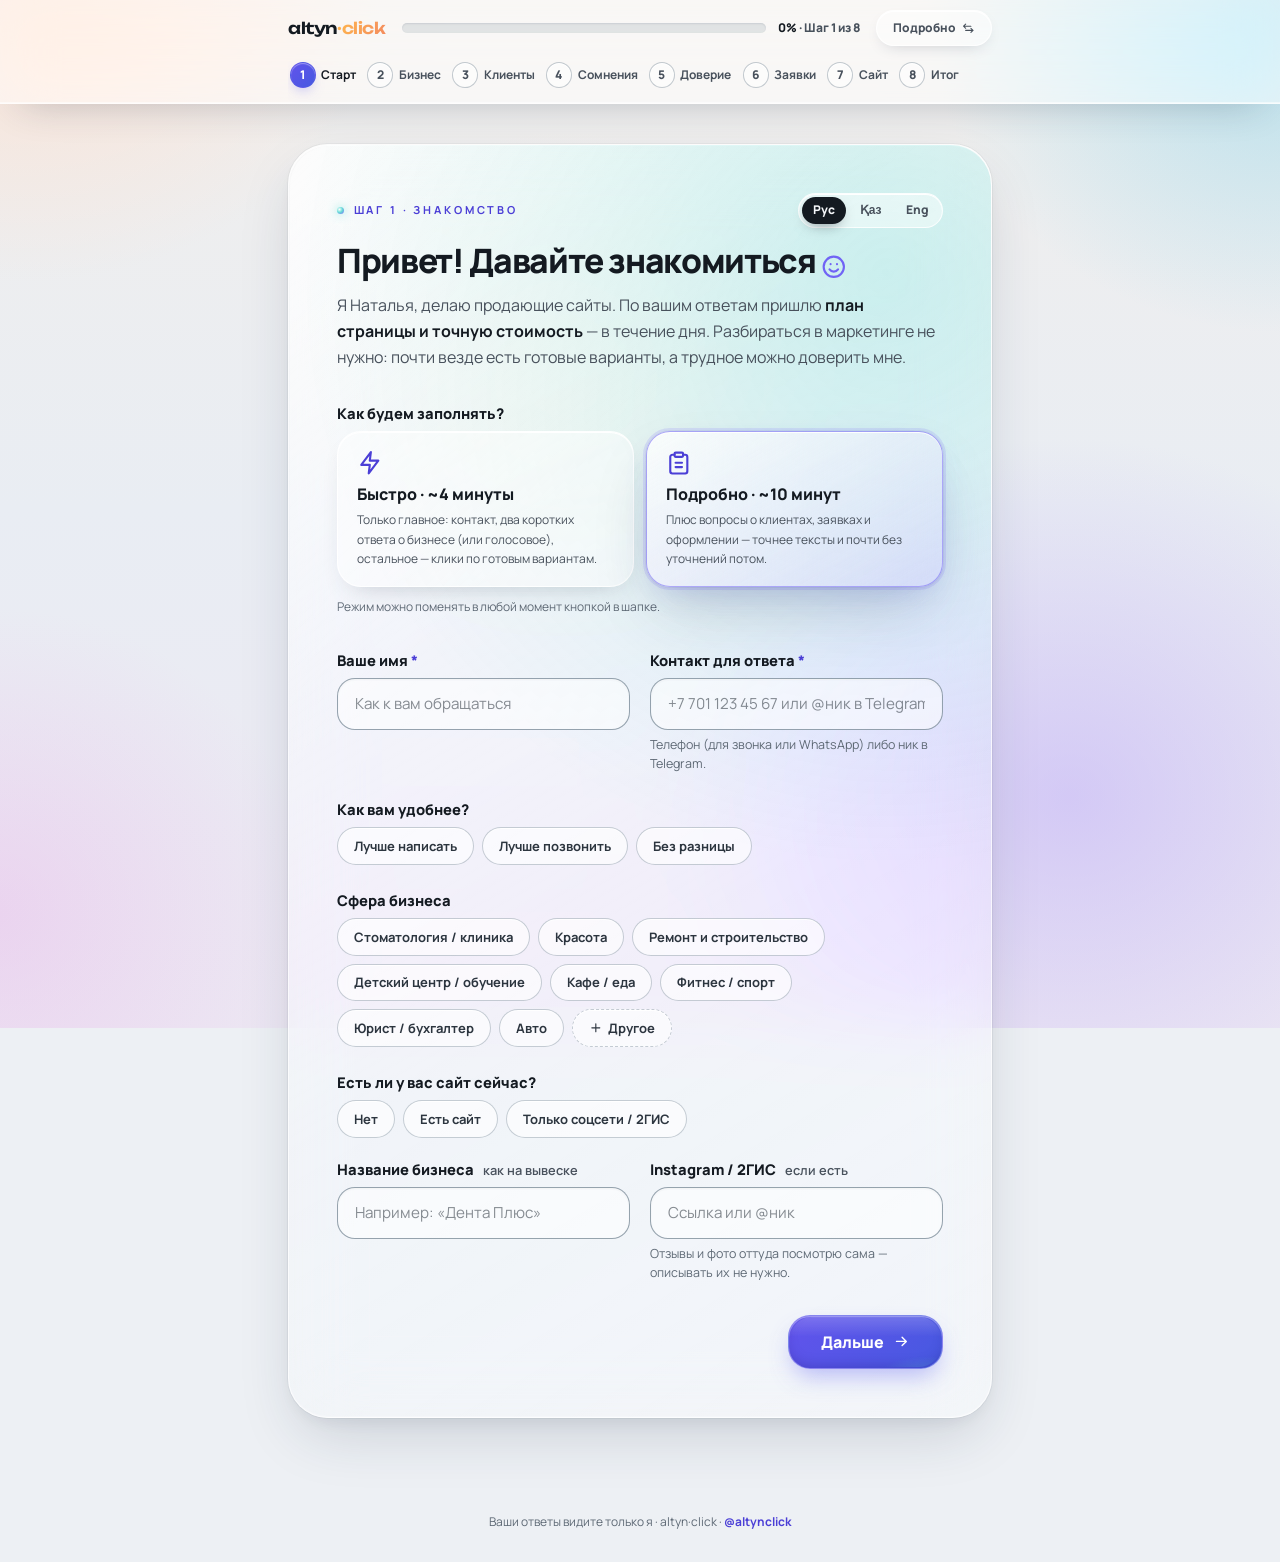
<file: index.html>
<!DOCTYPE html>
<html lang="ru">
<head>
<meta charset="UTF-8">
<meta name="viewport" content="width=device-width, initial-scale=1.0">
<title>Бриф — Altyn Click</title>
<meta name="description" content="Расскажите о своём бизнесе за 4–10 минут: в основном клики по готовым вариантам. Трудное можно доверить мне.">
<!-- Social preview: images are rendered by scripts/build-og.mjs in the portfolio repo -->
<meta property="og:type" content="website">
<meta property="og:site_name" content="Altyn Click">
<meta property="og:url" content="https://brief-aq7.pages.dev/">
<meta property="og:title" content="Бриф на сайт — Altyn Click">
<meta property="og:description" content="Расскажите о бизнесе за 4–10 минут, в основном кликами по готовым вариантам. План страницы и точную стоимость пришлю в течение дня.">
<meta property="og:image" content="https://brief-aq7.pages.dev/og.jpg?v=1">
<meta property="og:image:width" content="1200">
<meta property="og:image:height" content="630">
<meta property="og:image:alt" content="Бриф Altyn Click: план и цена сайта за день">
<meta name="twitter:card" content="summary_large_image">

<link rel="preconnect" href="https://fonts.googleapis.com">
<link rel="preconnect" href="https://fonts.gstatic.com" crossorigin>
<link href="https://fonts.googleapis.com/css2?family=Unbounded:wght@600&family=Manrope:wght@400;500;600;700;800&display=swap" rel="stylesheet">

<meta name="theme-color" content="#EDF0F4">
<meta name="referrer" content="strict-origin-when-cross-origin">
<link rel="icon" href="favicon.ico" sizes="any">
<link rel="icon" href="favicon.svg" type="image/svg+xml">
<link rel="apple-touch-icon" href="apple-touch-icon.png">
<link rel="stylesheet" href="assets/brief.css?v=0fad2606dc">
</head>

<body class="antialiased">

<!-- Icon sprite: every UI icon is referenced via <use href="#i-…"> -->
<svg width="0" height="0" style="position:absolute" aria-hidden="true">
  <defs>
    <symbol id="i-hi" viewBox="0 0 24 24"><circle cx="12" cy="12" r="9.5"/><path d="M8 14.5s1.5 2 4 2 4-2 4-2"/><path d="M9 9.5h.01M15 9.5h.01"/></symbol>
    <symbol id="i-bolt" viewBox="0 0 24 24"><path d="M13 2 4 14h8l-1 8 9-12h-8z"/></symbol>
    <symbol id="i-list" viewBox="0 0 24 24"><rect x="8" y="2.5" width="8" height="4" rx="1"/><path d="M16 4.5h2a2 2 0 0 1 2 2V20a2 2 0 0 1-2 2H6a2 2 0 0 1-2-2V6.5a2 2 0 0 1 2-2h2M9 12h6M9 16h6"/></symbol>
    <symbol id="i-spark" viewBox="0 0 24 24"><path d="M11 3l1.8 5.2L18 10l-5.2 1.8L11 17l-1.8-5.2L4 10l5.2-1.8z"/><path d="M18.5 14.5l.8 2.2 2.2.8-2.2.8-.8 2.2-.8-2.2-2.2-.8 2.2-.8z"/></symbol>
    <symbol id="i-store" viewBox="0 0 24 24"><path d="M3.5 9 5 4h14l1.5 5M4.5 9v11h15V9M10 20v-5h4v5"/><path d="M3.5 9a2.8 2.8 0 0 0 5.7 0 2.8 2.8 0 0 0 5.6 0 2.8 2.8 0 0 0 5.7 0"/></symbol>
    <symbol id="i-users" viewBox="0 0 24 24"><path d="M16 21v-2a4 4 0 0 0-4-4H6a4 4 0 0 0-4 4v2"/><circle cx="9" cy="7" r="4"/><path d="M22 21v-2a4 4 0 0 0-3-3.9M16 3.1a4 4 0 0 1 0 7.8"/></symbol>
    <symbol id="i-shield" viewBox="0 0 24 24"><path d="M12 22s8-4 8-10V5l-8-3-8 3v7c0 6 8 10 8 10z"/><path d="m9 12 2 2 4-4"/></symbol>
    <symbol id="i-site" viewBox="0 0 24 24"><rect x="2.5" y="4" width="19" height="16" rx="2.5"/><path d="M2.5 9h19M6 6.5h.01M9 6.5h.01"/></symbol>
    <symbol id="i-send" viewBox="0 0 24 24"><path d="M22 2 11 13M22 2l-7 20-4-9-9-4z"/></symbol>
    <symbol id="i-plus" viewBox="0 0 24 24"><path d="M12 5v14M5 12h14"/></symbol>
    <symbol id="i-alert" viewBox="0 0 24 24"><circle cx="12" cy="12" r="9.5"/><path d="M12 7.5v5M12 16h.01"/></symbol>
    <symbol id="i-check" viewBox="0 0 24 24"><path d="M20 6 9 17l-5-5"/></symbol>
    <symbol id="i-mic" viewBox="0 0 24 24"><rect x="9" y="2" width="6" height="12" rx="3"/><path d="M5 10v1a7 7 0 0 0 14 0v-1M12 18v4M8 22h8"/></symbol>
    <symbol id="i-left" viewBox="0 0 24 24"><path d="M19 12H5M11 6l-6 6 6 6"/></symbol>
    <symbol id="i-right" viewBox="0 0 24 24"><path d="M5 12h14M13 6l6 6-6 6"/></symbol>
    <symbol id="i-x" viewBox="0 0 24 24"><path d="M18 6 6 18M6 6l12 12"/></symbol>
    <symbol id="i-swap" viewBox="0 0 24 24"><path d="M7 4 3 8l4 4M3 8h14M17 20l4-4-4-4M21 16H7"/></symbol>
    <symbol id="i-clip" viewBox="0 0 24 24"><path d="m21 11-8.6 8.6a5 5 0 0 1-7-7L14 4a3.3 3.3 0 0 1 4.7 4.7L10 17.3a1.7 1.7 0 0 1-2.4-2.4L15.5 7"/></symbol>
    <symbol id="i-down" viewBox="0 0 24 24"><path d="M12 3v12M7 10l5 5 5-5M4 21h16"/></symbol>
    <symbol id="i-undo" viewBox="0 0 24 24"><path d="M3 12a9 9 0 1 0 3-6.7L3 8M3 3v5h5"/></symbol>
  </defs>
</svg>

<!-- ШАПКА -->
<header class="hdr-glass sticky top-0 z-50">
  <div class="max-w-3xl mx-auto px-4 md:px-8">
    <div class="flex items-center gap-3 md:gap-4 h-14">
      <div class="wm font-disp font-semibold text-base tracking-tight whitespace-nowrap">altyn<span class="text-gold">·click</span></div>
      <div class="flex-1 flex items-center gap-3 min-w-0">
        <div class="ptrack flex-1 h-2.5 rounded-full overflow-hidden min-w-[50px]"><div id="pBar" class="h-full pfill rounded-full" style="width:0%"></div></div>
        <div class="text-xs font-extrabold whitespace-nowrap"><span id="pPct">0%</span><span class="text-mut"> · <span id="pStep">Шаг 1 из 8</span></span></div>
      </div>
      <button type="button" id="modePill" class="navpill" title="Сменить режим заполнения"><span>Подробно</span><svg class="ic"><use href="#i-swap"/></svg></button>
    </div>
    <nav id="dots" class="flex gap-1.5 md:gap-2 overflow-x-auto nosb pb-2.5" aria-label="Шаги брифа">
      <button type="button" class="dot" data-goto="1"><span class="dn">1</span><span class="dl">Старт</span></button>
      <button type="button" class="dot" data-goto="2"><span class="dn">2</span><span class="dl">Бизнес</span></button>
      <button type="button" class="dot" data-goto="3"><span class="dn">3</span><span class="dl">Клиенты</span></button>
      <button type="button" class="dot" data-goto="4"><span class="dn">4</span><span class="dl">Сомнения</span></button>
      <button type="button" class="dot" data-goto="5"><span class="dn">5</span><span class="dl">Доверие</span></button>
      <button type="button" class="dot" data-goto="6"><span class="dn">6</span><span class="dl">Заявки</span></button>
      <button type="button" class="dot" data-goto="7"><span class="dn">7</span><span class="dl">Сайт</span></button>
      <button type="button" class="dot" data-goto="8"><span class="dn">8</span><span class="dl">Итог</span></button>
    </nav>
  </div>
</header>

<main class="max-w-3xl mx-auto px-3 sm:px-4 md:px-8 pt-6 md:pt-10 pb-16">
  <div id="formWrap" class="glass-panel px-5 py-8 sm:px-8 md:px-12 md:py-12">
  <div id="restoreBar" class="restorebar" hidden>
    <span>Вернула ваши ответы из черновика — можно продолжать с того же места.</span>
    <button type="button" class="resetbtn" data-reset>Начать заново</button>
  </div>
  <form id="briefForm" novalidate>

    <!-- ШАГ 1 -->
    <section class="step active" data-step="1" id="step1">
      <div class="flex items-center justify-between gap-3 flex-wrap">
        <div class="eyebrow">Шаг 1 · Знакомство</div>
        <nav class="langsw" aria-label="Язык брифа">
          <a href="/" hreflang="ru" lang="ru" data-lang="ru" aria-current="page">Рус</a>
          <a href="/kz/" hreflang="kk" lang="kk" data-lang="kk">Қаз</a>
          <a href="/en/" hreflang="en" lang="en" data-lang="en">Eng</a>
        </nav>
      </div>
      <h1 class="h-step">Привет! Давайте знакомиться <svg class="ic-lg"><use href="#i-hi"/></svg></h1>
      <p class="text-mut mt-3 leading-relaxed">Я Наталья, делаю продающие сайты. По вашим ответам пришлю <b class="text-ink">план страницы и точную стоимость</b> — в течение дня. Разбираться в маркетинге не нужно: почти везде есть готовые варианты, а трудное можно доверить мне.</p>

      <div class="mt-8">
        <div class="lb">Как будем заполнять?</div>
        <div class="grid sm:grid-cols-2 gap-3">
          <button type="button" class="modecard" data-mode="fast">
            <svg class="ic-lg"><use href="#i-bolt"/></svg>
            <div class="font-extrabold mt-1">Быстро · ~4 минуты</div>
            <p class="text-xs text-mut mt-1 leading-relaxed">Только главное: контакт, два коротких ответа о бизнесе (или голосовое), остальное — клики по готовым вариантам.</p>
          </button>
          <button type="button" class="modecard" data-mode="full">
            <svg class="ic-lg"><use href="#i-list"/></svg>
            <div class="font-extrabold mt-1">Подробно · ~10 минут</div>
            <p class="text-xs text-mut mt-1 leading-relaxed">Плюс вопросы о клиентах, заявках и оформлении — точнее тексты и почти без уточнений потом.</p>
          </button>
        </div>
        <p class="text-xs text-mutd mt-2.5 leading-relaxed">Режим можно поменять в любой момент кнопкой в шапке.</p>
      </div>

      <div class="mt-8 grid sm:grid-cols-2 gap-5">
        <div><label class="lb" for="f-name">Ваше имя <span class="req">*</span></label><input id="f-name" class="inp" maxlength="200" name="name" autocomplete="given-name" enterkeyhint="next" placeholder="Как к вам обращаться"></div>
        <div><label class="lb" for="f-contact">Контакт для ответа <span class="req">*</span></label><input id="f-contact" class="inp" maxlength="200" name="contact" autocomplete="tel" enterkeyhint="next" placeholder="+7 701 123 45 67 или @ник в Telegram"><p class="hint">Телефон (для звонка или WhatsApp) либо ник в Telegram.</p></div>
      </div>

      <div class="mt-6 dhide">
        <div class="lb">Как вам удобнее?</div>
        <div class="chips" data-chips="contactway">
          <button type="button" class="chip" data-val="Лучше написать">Лучше написать</button>
          <button type="button" class="chip" data-val="Лучше позвонить">Лучше позвонить</button>
          <button type="button" class="chip" data-val="Без разницы">Без разницы</button>
        </div>
      </div>

      <div class="mt-6">
        <div class="lb">Сфера бизнеса</div>
        <div class="chips" data-chips="niche" data-other="Например: ветклиника, фотостудия">
          <button type="button" class="chip" data-val="Стоматология / клиника">Стоматология / клиника</button>
          <button type="button" class="chip" data-val="Красота">Красота</button>
          <button type="button" class="chip" data-val="Ремонт и строительство">Ремонт и строительство</button>
          <button type="button" class="chip" data-val="Детский центр / обучение">Детский центр / обучение</button>
          <button type="button" class="chip" data-val="Кафе / еда">Кафе / еда</button>
          <button type="button" class="chip" data-val="Фитнес / спорт">Фитнес / спорт</button>
          <button type="button" class="chip" data-val="Юрист / бухгалтер / консалтинг">Юрист / бухгалтер</button>
          <button type="button" class="chip" data-val="Авто">Авто</button>
        </div>
      </div>

      <div class="mt-6">
        <div class="lb">Есть ли у вас сайт сейчас?</div>
        <div class="chips" data-chips="hassite">
          <button type="button" class="chip" data-val="Нет">Нет</button>
          <button type="button" class="chip" data-val="Есть сайт">Есть сайт</button>
          <button type="button" class="chip" data-val="Только соцсети / 2ГИС">Только соцсети / 2ГИС</button>
        </div>
      </div>

      <div class="mt-5 grid sm:grid-cols-2 gap-5">
        <div><label class="lb" for="f-bizname">Название бизнеса <span class="lbhint">как на вывеске</span></label><input id="f-bizname" class="inp" maxlength="200" name="bizname" enterkeyhint="next" placeholder="Например: «Дента Плюс»"></div>
        <div><label class="lb" for="f-socials">Instagram / 2ГИС <span class="lbhint">если есть</span></label><input id="f-socials" class="inp" maxlength="200" name="socials" enterkeyhint="next" placeholder="Ссылка или @ник"><p class="hint">Отзывы и фото оттуда посмотрю сама — описывать их не нужно.</p></div>
        <div data-if="hassite=Есть сайт"><label class="lb" for="f-siteurl">Адрес текущего сайта</label><input id="f-siteurl" class="inp" maxlength="200" name="siteurl" placeholder="example.kz"></div>
      </div>
      <div class="mt-5 dhide" data-if="hassite=Есть сайт">
        <div class="lb">Что не устраивает в текущем сайте?</div>
        <div class="chips" data-chips="siteissues" data-multi data-other="Своими словами">
          <button type="button" class="chip" data-val="Нет заявок">Нет заявок</button>
          <button type="button" class="chip" data-val="Устарел внешне">Устарел внешне</button>
          <button type="button" class="chip" data-val="Неудобно на телефоне">Неудобно на телефоне</button>
          <button type="button" class="chip" data-val="Сложно обновлять">Сложно обновлять</button>
          <button type="button" class="chip" data-val="Медленно грузится">Медленно грузится</button>
          <button type="button" class="chip" data-val="Не находится в поиске">Не находится в поиске</button>
        </div>
      </div>
      <input id="hp" name="hp_x7q" class="hp" tabindex="-1" autocomplete="off" aria-hidden="true">
    </section>

    <!-- ШАГ 2 -->
    <section class="step" data-step="2" id="step2">
      <div class="eyebrow">Шаг 2 · Бизнес и услуги</div>
      <h2 class="h-step">Чем вы занимаетесь <svg class="ic-lg"><use href="#i-store"/></svg></h2>
      <p class="text-mut mt-2.5 leading-relaxed max-w-lg">Это единственный блок, который я не могу придумать за вас. Можно коротко — или голосом.</p>

      <!-- голосовое -->
      <div class="voicecard mt-7" data-rec="business">
        <div class="flex items-center gap-4">
          <button type="button" class="recbtn" aria-label="Записать голосовое">
            <svg class="rmic w-6 h-6 icon-stroke"><use href="#i-mic"/></svg>
            <svg class="rstop w-5 h-5" viewBox="0 0 24 24" fill="currentColor"><rect x="6" y="6" width="12" height="12" rx="2"/></svg>
          </button>
          <div>
            <div class="rtitle font-extrabold text-sm">Расскажите о бизнесе своими словами</div>
            <div class="rtimer text-xs text-mut mt-1">0:00 · до 5 минут</div>
          </div>
        </div>
        <p class="text-sm text-mut mt-3.5 leading-relaxed">Не знаете, что написать? Просто расскажите о бизнесе так, как рассказали бы человеку. Остальное я разберу сама. <b class="text-ink">С голосовым от 15 секунд поля «Чем занимаетесь» и «Услуги» можно не заполнять, а в вопросах о клиентах — отметить только то, что не успели сказать.</b></p>
        <div class="vlist mt-3 space-y-2"></div>
        <p class="rhint text-xs text-mutd mt-2.5" aria-live="polite"></p>
        <p class="text-[11px] text-mutd mt-1">Запись отправится вместе с брифом и сохранится в черновике, если закрыть страницу.</p>
      </div>

      <div class="mt-8 space-y-5">
        <div><label class="lb" for="f-activity">Чем занимаетесь? <span class="req">*</span></label>
          <textarea id="f-activity" class="inp" maxlength="2000" name="activity" placeholder="Например: семейная стоматология в Алматы, лечим взрослых и детей. Работаем с 2016 года."></textarea>
          <p class="hint">Одного-двух предложений хватит: что делаете и для кого.</p></div>
        <div class="grid sm:grid-cols-2 gap-5">
          <div>
            <div class="lb">Город <span class="req">*</span></div>
            <div class="chips" data-chips="city" data-other="Ваш город">
              <button type="button" class="chip" data-val="Алматы">Алматы</button>
              <button type="button" class="chip" data-val="Астана">Астана</button>
              <button type="button" class="chip" data-val="Шымкент">Шымкент</button>
              <button type="button" class="chip" data-val="Несколько городов / весь Казахстан">Несколько городов</button>
            </div>
          </div>
          <div>
            <div class="lb">Где работаете с клиентами?</div>
            <div class="chips" data-chips="format" data-multi data-other="Например: на выставках">
              <button type="button" class="chip" data-val="У нас на месте">У нас на месте</button>
              <button type="button" class="chip" data-val="Выезд к клиенту">Выезд к клиенту</button>
              <button type="button" class="chip" data-val="Онлайн">Онлайн</button>
              <button type="button" class="chip" data-val="Доставка">Доставка</button>
            </div>
          </div>
        </div>
        <div><label class="lb" for="f-services">Основные услуги или товары <span class="req">*</span></label>
          <textarea id="f-services" class="inp" maxlength="2000" name="services" placeholder="Лечение кариеса — от 15 000 ₸; чистка — 18 000 ₸; имплант — от 250 000 ₸"></textarea>
          <p class="hint">Можно просто списком через запятую. Цены — примерно, «по запросу» или без них.</p></div>
        <div class="dhide"><label class="lb" for="f-top">Каких заказов вам хочется больше всего? <span class="lbhint">1–3 услуги</span></label>
          <input id="f-top" class="inp" maxlength="200" name="top" placeholder="Самые выгодные или самые любимые"></div>
        <div>
          <div class="lb">Сколько обычно платит клиент за раз?</div>
          <div class="chips" data-chips="avgcheck">
            <button type="button" class="chip" data-val="до 10 000 ₸">до 10 000 ₸</button>
            <button type="button" class="chip" data-val="10–50 000 ₸">10–50 000 ₸</button>
            <button type="button" class="chip" data-val="50–200 000 ₸">50–200 000 ₸</button>
            <button type="button" class="chip" data-val="больше 200 000 ₸">больше 200 000 ₸</button>
            <button type="button" class="chip" data-val="Очень по-разному">Очень по-разному</button>
          </div>
        </div>
      </div>
    </section>

    <!-- ШАГ 3 -->
    <section class="step" data-step="3" id="step3">
      <div class="flex items-start justify-between gap-4 flex-wrap">
        <div>
          <div class="eyebrow">Шаг 3 · Ваши клиенты</div>
          <h2 class="h-step">Кто и почему у вас покупает <svg class="ic-lg"><use href="#i-users"/></svg></h2>
          <p class="text-mut mt-2.5 leading-relaxed max-w-lg">Самый ценный блок для продаж. Отмечайте, что подходит — даже пара кликов поможет.</p>
        </div>
        <label class="trustbtn mt-2"><input type="checkbox" class="tcbx" data-trust="3"><svg class="ic"><use href="#i-spark"/></svg><span>Доверяю вам</span></label>
      </div>
      <p class="voicenote mt-5" hidden><svg class="ic"><use href="#i-mic"/></svg><span>Вы уже рассказали о бизнесе голосом — отметьте только то, что не успели сказать.</span></p>
      <div class="blk-fields mt-8 space-y-6">
        <div>
          <div class="lb">Кто чаще всего к вам обращается? <span class="req">*</span></div>
          <div class="chips" data-chips="who" data-multi data-other="Например: владельцы собак, студенты">
            <button type="button" class="chip" data-val="Женщины">Женщины</button>
            <button type="button" class="chip" data-val="Мужчины">Мужчины</button>
            <button type="button" class="chip" data-val="Семьи / пары">Семьи / пары</button>
            <button type="button" class="chip" data-val="Родители для детей">Родители для детей</button>
            <button type="button" class="chip" data-val="Пожилые / дети для родителей">Пожилые / для родителей</button>
            <button type="button" class="chip" data-val="Компании">Компании</button>
            <button type="button" class="chip" data-val="Туристы / приезжие">Туристы / приезжие</button>
          </div>
        </div>
        <div class="dhide" data-if="who=Родители для детей|Пожилые / дети для родителей|Компании|Семьи / пары">
          <div class="lb">Кто обычно решает, обращаться ли к вам?</div>
          <div class="chips" data-chips="decider" data-multi data-other="Например: бухгалтер выбирает, директор платит">
            <button type="button" class="chip" data-val="Сам клиент">Сам клиент</button>
            <button type="button" class="chip" data-val="Родитель">Родитель</button>
            <button type="button" class="chip" data-val="Пара / семья">Пара / семья</button>
            <button type="button" class="chip" data-val="Руководитель компании">Руководитель компании</button>
            <button type="button" class="chip" data-val="Несколько человек">Несколько человек</button>
          </div>
          <p class="hint">Иногда услугой пользуется один, а решает другой — например, ребёнок и родитель. Сайт будет говорить с тем, кто решает.</p>
        </div>
        <div class="dhide">
          <div class="lb">С чем обычно приходят?</div>
          <div class="chips" data-chips="situation" data-multi data-other="Пример: «ребёнку 4 года, плохо говорит»">
            <button type="button" class="chip" data-val="Срочная проблема — нужно решить сейчас">Срочная проблема</button>
            <button type="button" class="chip" data-val="Планируют заранее">Планируют заранее</button>
            <button type="button" class="chip" data-val="Регулярный уход / обслуживание">Регулярный уход</button>
            <button type="button" class="chip" data-val="Подарок">Подарок</button>
            <button type="button" class="chip" data-val="Переделать за другими">Переделать за другими</button>
            <button type="button" class="chip" data-val="Праздник / событие">Праздник / событие</button>
          </div>
        </div>
        <div>
          <div class="lb">За что вас чаще всего хвалят клиенты? <span class="req">*</span></div>
          <div class="chips" data-chips="why" data-multi data-other="Как говорят клиенты">
            <button type="button" class="chip" data-val="Хороший результат">Хороший результат</button>
            <button type="button" class="chip" data-val="Адекватные цены">Адекватные цены</button>
            <button type="button" class="chip" data-val="Быстро, в срок">Быстро, в срок</button>
            <button type="button" class="chip" data-val="Понятно всё объясняют">Понятно всё объясняют</button>
            <button type="button" class="chip" data-val="Вежливые, внимательные">Вежливые, внимательные</button>
            <button type="button" class="chip" data-val="Конкретного специалиста">Конкретного специалиста</button>
            <button type="button" class="chip" data-val="Чисто и уютно">Чисто и уютно</button>
            <button type="button" class="chip" data-val="Удобно добираться">Удобно добираться</button>
            <button type="button" class="chip" data-val="Гарантия">Гарантия</button>
            <button type="button" class="chip" data-val="Современное оборудование / материалы">Современное оборудование</button>
            <button type="button" class="chip" data-val="Работают допоздна / без выходных">Допоздна / без выходных</button>
            <button type="button" class="chip" data-val="Рассрочка / Kaspi Red">Рассрочка / Kaspi Red</button>
          </div>
          <p class="hint">Отмечайте то, что слышите от клиентов. Не помните — нажмите «Доверяю вам»: найду в отзывах.</p>
        </div>
        <div class="dhide"><label class="lb" for="f-thanks">Как именно хвалят — своими словами? <span class="lbhint">фраза из отзыва или переписки</span></label>
          <textarea id="f-thanks" class="inp" maxlength="2000" name="thanks" placeholder="«Впервые не страшно было лечить зуб», «Сделали за 3 дня, как обещали»"></textarea>
          <div class="vmini mt-2.5" data-rec="thanks">
            <button type="button" class="recbtn sm" aria-label="Ответить голосом">
              <svg class="rmic w-4 h-4 icon-stroke"><use href="#i-mic"/></svg>
              <svg class="rstop w-3.5 h-3.5" viewBox="0 0 24 24" fill="currentColor"><rect x="6" y="6" width="12" height="12" rx="2"/></svg>
            </button>
            <div class="min-w-0"><div class="rtitle text-xs font-extrabold">Или ответьте голосом</div><div class="rtimer text-[11px] text-mut">до 5 минут</div></div>
            <div class="vlist basis-full space-y-2"></div>
            <p class="rhint basis-full text-xs text-mutd" aria-live="polite"></p>
          </div>
        </div>
      </div>
      <div class="trustnote"><svg class="ic"><use href="#i-spark"/></svg><span>Изучу отзывы о вас и конкурентах и сама сформулирую, почему выбирают вас. Передумаете — снимите галочку.</span></div>
    </section>

    <!-- ШАГ 4 -->
    <section class="step" data-step="4" id="step4">
      <div class="flex items-start justify-between gap-4 flex-wrap">
        <div>
          <div class="eyebrow">Шаг 4 · Сомнения</div>
          <h2 class="h-step">Что мешает купить <svg class="ic-lg"><use href="#i-alert"/></svg></h2>
          <p class="text-mut mt-2.5 leading-relaxed max-w-lg">Из этого получатся ответы на сайте, которые снимут сомнения ещё до звонка.</p>
        </div>
        <label class="trustbtn mt-2"><input type="checkbox" class="tcbx" data-trust="4"><svg class="ic"><use href="#i-spark"/></svg><span>Доверяю вам</span></label>
      </div>
      <div class="blk-fields mt-8 space-y-6">
        <div>
          <div class="lb">Что обычно смущает или пугает клиентов? <span class="req">*</span></div>
          <div class="chips" data-chips="doubts" data-multi data-other="Что говорят клиенты">
            <button type="button" class="chip" data-val="Кажется дорого">Кажется дорого</button>
            <button type="button" class="chip" data-val="Не уверены в результате">Не уверены в результате</button>
            <button type="button" class="chip" data-val="Непонятна итоговая цена">Непонятна итоговая цена</button>
            <button type="button" class="chip" data-val="Боятся (больно, страшно, рискованно)">Боятся: больно, страшно, рискованно</button>
            <button type="button" class="chip" data-val="Боятся навязанных услуг">Боятся навязанных услуг</button>
            <button type="button" class="chip" data-val="Далеко / неудобно добираться">Далеко добираться</button>
            <button type="button" class="chip" data-val="Долго ждать записи">Долго ждать записи</button>
            <button type="button" class="chip" data-val="Не знаю">Не знаю</button>
          </div>
        </div>
        <div class="dhide"><label class="lb" for="f-faq">Что чаще всего спрашивают перед покупкой?</label>
          <textarea id="f-faq" class="inp" maxlength="2000" name="faq" placeholder="«Сколько длится?», «Есть ли рассрочка?», «Можно с ребёнком?»"></textarea>
          <p class="hint">Из этого сделаем блок «Вопросы» на сайте.</p></div>
        <div class="dhide">
          <div class="lb">Почему человек иногда не покупает после общения с вами? <span class="lbhint">по желанию</span></div>
          <div class="chips" data-chips="refuse" data-multi data-other="Что говорят, когда уходят">
            <button type="button" class="chip" data-val="Сравнивает с другими">Сравнивает с другими</button>
            <button type="button" class="chip" data-val="Хочет подумать / посоветоваться">Хочет подумать, посоветоваться</button>
            <button type="button" class="chip" data-val="Не готов сейчас">Не готов сейчас</button>
            <button type="button" class="chip" data-val="Не понимает разницу между вариантами">Не понимает разницу между вариантами</button>
            <button type="button" class="chip" data-val="Не подходят условия / формат">Не подходят условия или формат</button>
            <button type="button" class="chip" data-val="Не знаю">Не знаю</button>
          </div>
        </div>
        <div class="dhide"><label class="lb" for="f-rivals">С кем вас обычно сравнивают? <span class="lbhint">по желанию</span></label>
          <input id="f-rivals" class="inp" maxlength="200" name="rivals" placeholder="1–3 названия или ссылки — остальное изучу сама"></div>
      </div>
      <div class="trustnote"><svg class="ic"><use href="#i-spark"/></svg><span>Изучу отзывы о вас и конкурентах и сама соберу типичные сомнения и ответы на них.</span></div>
    </section>

    <!-- ШАГ 5 -->
    <section class="step" data-step="5" id="step5">
      <div class="flex items-start justify-between gap-4 flex-wrap">
        <div>
          <div class="eyebrow">Шаг 5 · Доверие</div>
          <h2 class="h-step">Чем подтвердить слова <svg class="ic-lg"><use href="#i-shield"/></svg></h2>
          <p class="text-mut mt-2.5 leading-relaxed max-w-lg">Люди верят не обещаниям, а доказательствам. Отметьте, что у вас уже есть.</p>
        </div>
        <label class="trustbtn mt-2"><input type="checkbox" class="tcbx" data-trust="5"><svg class="ic"><use href="#i-spark"/></svg><span>Доверяю вам</span></label>
      </div>
      <div class="blk-fields mt-8 space-y-6">
        <div>
          <div class="lb">Что из этого у вас уже есть? <span class="req">*</span></div>
          <div class="chips" data-chips="proof" data-multi data-other="Например: работаем с посольствами">
            <button type="button" class="chip" data-val="Отзывы в 2ГИС / Google">Отзывы в 2ГИС / Google</button>
            <button type="button" class="chip" data-val="Отзывы в Instagram / WhatsApp">Отзывы в Instagram / WhatsApp</button>
            <button type="button" class="chip" data-val="Фото работ / до-после">Фото работ / до-после</button>
            <button type="button" class="chip" data-val="Видеоотзывы">Видеоотзывы</button>
            <button type="button" class="chip" data-val="Фото команды и места">Фото команды и места</button>
            <button type="button" class="chip" data-val="Лицензия">Лицензия</button>
            <button type="button" class="chip" data-val="Сертификаты / дипломы">Сертификаты / дипломы</button>
            <button type="button" class="chip" data-val="Много лет опыта">Много лет опыта</button>
            <button type="button" class="chip" data-val="Цифры: клиенты, проекты">Цифры: клиенты, проекты</button>
            <button type="button" class="chip" data-val="Гарантия">Гарантия</button>
            <button type="button" class="chip" data-val="Известные клиенты / партнёры">Известные клиенты</button>
            <button type="button" class="chip" data-val="Награды / публикации">Награды / публикации</button>
            <button type="button" class="chip" data-val="Пока нечем — поможете">Пока нечем — поможете</button>
          </div>
        </div>
        <div data-if="proof=Много лет опыта|Цифры: клиенты, проекты|Гарантия"><label class="lb" for="f-numbers">Цифры и условия</label>
          <input id="f-numbers" class="inp" maxlength="200" name="numbers" placeholder="Например: с 2016 года, 3 000 пациентов, гарантия 2 года"></div>
        <div class="dhide">
          <div class="lb">Что ещё есть для сайта?</div>
          <div class="chips" data-chips="has" data-multi data-other="Например: каталог в PDF">
            <button type="button" class="chip" data-val="Профессиональные фото">Профессиональные фото</button>
            <button type="button" class="chip" data-val="Видео">Видео</button>
            <button type="button" class="chip" data-val="Готовые тексты">Готовые тексты</button>
            <button type="button" class="chip" data-val="Прайс / презентация">Прайс / презентация</button>
            <button type="button" class="chip" data-val="Ничего — поможете">Ничего — поможете</button>
          </div>
        </div>
        <div>
          <div class="lb">Прикрепить файлы <span class="lbhint">по желанию</span></div>
          <label class="filebtn"><input type="file" id="fileInp" multiple accept="image/*,application/pdf"><svg class="ic"><use href="#i-clip"/></svg><span>Логотип, фото, прайс</span></label>
          <div id="fileList" class="mt-2.5 space-y-2"></div>
          <p class="hint">Фото и PDF, до 8 файлов и 25 МБ вместе. Можно прислать и потом в Telegram.</p>
        </div>
      </div>
      <div class="trustnote"><svg class="ic"><use href="#i-spark"/></svg><span>Посмотрю ваши соцсети и 2ГИС и соберу доказательства сама, а недостающее подскажу, как быстро получить.</span></div>
    </section>

    <!-- ШАГ 6 -->
    <section class="step" data-step="6" id="step6">
      <div class="flex items-start justify-between gap-4 flex-wrap">
        <div>
          <div class="eyebrow">Шаг 6 · Заявки</div>
          <h2 class="h-step">Как клиент к вам попадает <svg class="ic-lg"><use href="#i-send"/></svg></h2>
          <p class="text-mut mt-2.5 leading-relaxed max-w-lg">Чтобы кнопка на сайте вела туда, где вам удобно отвечать.</p>
        </div>
        <label class="trustbtn mt-2"><input type="checkbox" class="tcbx" data-trust="6"><svg class="ic"><use href="#i-spark"/></svg><span>Доверяю вам</span></label>
      </div>
      <div class="blk-fields mt-8 space-y-6">
        <div>
          <div class="lb">Как вам удобнее всего принимать новых клиентов? <span class="req">*</span></div>
          <div class="chips" data-chips="action" data-other="Например: скачать прайс">
            <button type="button" class="chip" data-val="Написать в WhatsApp">Написать в WhatsApp</button>
            <button type="button" class="chip" data-val="Написать в Telegram">Написать в Telegram</button>
            <button type="button" class="chip" data-val="Позвонить">Позвонить</button>
            <button type="button" class="chip" data-val="Записаться онлайн">Записаться онлайн</button>
            <button type="button" class="chip" data-val="Оставить заявку на сайте">Оставить заявку на сайте</button>
            <button type="button" class="chip" data-val="Прийти по адресу">Прийти по адресу</button>
          </div>
          <p class="hint">Сделаю это главной кнопкой сайта. Остальные способы связи тоже будут.</p>
        </div>
        <div data-if="action=Написать в WhatsApp|Написать в Telegram|Позвонить">
          <div class="lb">Какой номер или ник ставить на кнопку?</div>
          <div class="chips" data-chips="pubsame">
            <button type="button" class="chip" data-val="Тот же, что для связи со мной">Тот же, что для связи со мной</button>
            <button type="button" class="chip" data-val="Другой">Другой</button>
          </div>
        </div>
        <div data-if="pubsame=Другой"><label class="lb" for="f-pubphone">Номер или ник для кнопок на сайте</label>
          <input id="f-pubphone" class="inp" maxlength="200" name="pubphone" enterkeyhint="next" placeholder="+7 777 000 00 00 — WhatsApp администратора"></div>
        <div class="dhide" data-if="format=У нас на месте;action=Прийти по адресу"><label class="lb" for="f-addr">Адрес и часы работы</label>
          <input id="f-addr" class="inp" maxlength="300" name="addr" enterkeyhint="next" placeholder="Абая 10, 2 этаж · пн–сб 10:00–20:00"><p class="hint">Если всё верно указано в 2ГИС — можно не писать.</p></div>
        <div data-if="action=Оставить заявку на сайте">
          <div class="lb">Куда присылать заявки с сайта?</div>
          <div class="chips" data-chips="leadto" data-multi data-other="Например: в CRM">
            <button type="button" class="chip" data-val="WhatsApp">WhatsApp</button>
            <button type="button" class="chip" data-val="Telegram">Telegram</button>
            <button type="button" class="chip" data-val="Email">Email</button>
          </div>
        </div>
        <div class="dhide">
          <div class="lb">Что ещё пригодится на сайте? <span class="lbhint">стоимость обсудим</span></div>
          <div class="chips" data-chips="extras" data-multi data-other="Например: личный кабинет">
            <button type="button" class="chip" data-val="Онлайн-запись">Онлайн-запись</button>
            <button type="button" class="chip" data-val="Онлайн-оплата / Kaspi">Онлайн-оплата / Kaspi</button>
            <button type="button" class="chip" data-val="Каталог или прайс">Каталог или прайс</button>
            <button type="button" class="chip" data-val="Калькулятор стоимости / подбор по вопросам">Калькулятор или подбор по вопросам</button>
            <button type="button" class="chip" data-val="Связь с CRM">Связь с CRM</button>
          </div>
        </div>
        <div data-if="action=Записаться онлайн;extras=Онлайн-запись">
          <div class="lb">Каким сервисом записи пользуетесь?</div>
          <div class="chips" data-chips="booking" data-other="Название сервиса">
            <button type="button" class="chip" data-val="Altegio">Altegio</button>
            <button type="button" class="chip" data-val="YCLIENTS">YCLIENTS</button>
            <button type="button" class="chip" data-val="Пока не используем">Пока не используем</button>
            <button type="button" class="chip" data-val="Нужна помощь с выбором">Нужна помощь с выбором</button>
          </div>
        </div>
        <div class="dhide">
          <div class="lb">Что происходит после того, как человек оставил заявку или написал вам?</div>
          <div class="chips" data-chips="afterlead" data-multi data-other="Как у вас">
            <button type="button" class="chip" data-val="Отвечаем в WhatsApp">Отвечаем в WhatsApp</button>
            <button type="button" class="chip" data-val="Звоним">Звоним</button>
            <button type="button" class="chip" data-val="Записываем на консультацию">Записываем на консультацию</button>
            <button type="button" class="chip" data-val="Приглашаем приехать">Приглашаем приехать</button>
            <button type="button" class="chip" data-val="Делаем расчёт">Делаем расчёт</button>
            <button type="button" class="chip" data-val="Отправляем предложение">Отправляем предложение</button>
          </div>
        </div>
        <div class="dhide">
          <div class="lb">Кто обычно отвечает клиенту?</div>
          <div class="chips" data-chips="responder" data-other="Кто">
            <button type="button" class="chip" data-val="Владелец">Владелец</button>
            <button type="button" class="chip" data-val="Менеджер">Менеджер</button>
            <button type="button" class="chip" data-val="Администратор">Администратор</button>
            <button type="button" class="chip" data-val="Специалист">Специалист</button>
            <button type="button" class="chip" data-val="Несколько человек">Несколько человек</button>
          </div>
        </div>
        <div class="dhide" data-if="responder=*">
          <div class="lb">Как быстро обычно отвечаете?</div>
          <div class="chips" data-chips="speed">
            <button type="button" class="chip" data-val="Сразу / в течение нескольких минут">Сразу / в течение нескольких минут</button>
            <button type="button" class="chip" data-val="В течение часа">В течение часа</button>
            <button type="button" class="chip" data-val="В течение рабочего дня">В течение рабочего дня</button>
            <button type="button" class="chip" data-val="Иногда позже">Иногда позже</button>
            <button type="button" class="chip" data-val="По-разному">По-разному</button>
          </div>
          <p class="hint">Честный ответ поможет правильно подписать кнопку — например, «ответим за 15 минут».</p>
        </div>
        <div class="dhide">
          <div class="lb">Откуда приходят клиенты сейчас?</div>
          <div class="chips" data-chips="sources" data-multi data-other="Например: партнёры, OLX">
            <button type="button" class="chip" data-val="Сарафан / рекомендации">Сарафан</button>
            <button type="button" class="chip" data-val="Instagram">Instagram</button>
            <button type="button" class="chip" data-val="2ГИС и карты">2ГИС и карты</button>
            <button type="button" class="chip" data-val="TikTok">TikTok</button>
            <button type="button" class="chip" data-val="Реклама">Реклама</button>
            <button type="button" class="chip" data-val="Проходят мимо">Проходят мимо</button>
          </div>
        </div>
      </div>
      <div class="trustnote"><svg class="ic"><use href="#i-spark"/></svg><span>Главное действие предложу сама под вашу нишу, а как вы отвечаете на заявки — уточню на созвоне.</span></div>
    </section>

    <!-- ШАГ 7 -->
    <section class="step" data-step="7" id="step7">
      <div class="flex items-start justify-between gap-4 flex-wrap">
        <div>
          <div class="eyebrow">Шаг 7 · Сайт</div>
          <h2 class="h-step">Каким будет сайт <svg class="ic-lg"><use href="#i-site"/></svg></h2>
          <p class="text-mut mt-2.5 leading-relaxed max-w-lg">Язык, оформление и сроки. Стиль и цвета подберу сама.</p>
        </div>
        <label class="trustbtn mt-2"><input type="checkbox" class="tcbx" data-trust="7"><svg class="ic"><use href="#i-spark"/></svg><span>Доверяю вам</span></label>
      </div>
      <div class="blk-fields mt-8 space-y-6">
        <div>
          <div class="lb">На каком языке сайт? <span class="req">*</span></div>
          <div class="chips" data-chips="lang" data-multi>
            <button type="button" class="chip" data-val="Русский">Русский</button>
            <button type="button" class="chip" data-val="Казахский">Казахский</button>
            <button type="button" class="chip" data-val="Английский">Английский</button>
          </div>
          <p class="hint">Один язык входит в стоимость, каждый следующий — +30 000 ₸.</p>
        </div>
        <div data-if="lang=Казахский">
          <div class="lb">Тексты на казахском</div>
          <div class="chips" data-chips="kztext">
            <button type="button" class="chip" data-val="Есть готовые тексты">Есть готовые тексты</button>
            <button type="button" class="chip" data-val="Нужен перевод — сделайте вы">Нужен перевод — сделайте вы</button>
            <button type="button" class="chip" data-val="Переведёт наш человек">Переведёт наш человек</button>
          </div>
        </div>
        <div data-if="lang=Английский">
          <div class="lb">Тексты на английском</div>
          <div class="chips" data-chips="entext">
            <button type="button" class="chip" data-val="Есть готовые тексты">Есть готовые тексты</button>
            <button type="button" class="chip" data-val="Нужен перевод — сделайте вы">Нужен перевод — сделайте вы</button>
            <button type="button" class="chip" data-val="Переведёт наш человек">Переведёт наш человек</button>
          </div>
        </div>
        <div>
          <div class="lb">Есть ли у вас фирменный стиль?</div>
          <div class="chips" data-chips="brand">
            <button type="button" class="chip" data-val="Есть">Есть</button>
            <button type="button" class="chip" data-val="Есть только логотип">Есть только логотип</button>
            <button type="button" class="chip" data-val="Нет">Нет</button>
          </div>
          <p class="hint">Это логотип, цвета и шрифты, в которых оформлены вывеска, соцсети, визитки. Если нет — подберу под нишу.</p>
        </div>
        <div class="dhide" data-if="brand=Есть">
          <div class="lb">Что именно есть?</div>
          <div class="chips" data-chips="brandparts" data-multi data-other="Например: фирменный паттерн">
            <button type="button" class="chip" data-val="Логотип">Логотип</button>
            <button type="button" class="chip" data-val="Брендбук / гайдлайн">Брендбук / гайдлайн</button>
            <button type="button" class="chip" data-val="Фирменные цвета">Фирменные цвета</button>
            <button type="button" class="chip" data-val="Фирменные шрифты">Фирменные шрифты</button>
            <button type="button" class="chip" data-val="Вывеска, визитки, упаковка">Вывеска, визитки, упаковка</button>
          </div>
          <p class="hint">Файлы прикрепите на шаге «Доверие» или пришлите в Telegram — цвета возьму оттуда.</p>
        </div>
        <div class="dhide" data-if="brand=Есть|Есть только логотип">
          <div class="lb">Что делаем со стилем?</div>
          <div class="chips" data-chips="brandkeep">
            <button type="button" class="chip" data-val="Оставляем как есть">Оставляем как есть</button>
            <button type="button" class="chip" data-val="Можно освежить">Можно освежить</button>
            <button type="button" class="chip" data-val="Хотим новый">Хотим новый</button>
          </div>
        </div>
        <div class="dhide"><label class="lb" for="f-examples">Сайты, которые вам нравятся <span class="lbhint">по желанию</span></label>
          <input id="f-examples" class="inp" maxlength="200" name="examples" placeholder="Ссылки или просто названия — пойму вкус"></div>
        <div class="dhide">
          <div class="lb">Чего на сайте точно не должно быть?</div>
          <div class="chips" data-chips="notneed" data-multi data-other="Своими словами">
            <button type="button" class="chip" data-val="Тёмного фона">Тёмного фона</button>
            <button type="button" class="chip" data-val="Ярких кричащих цветов">Ярких кричащих цветов</button>
            <button type="button" class="chip" data-val="Стоковых фото">Стоковых фото</button>
            <button type="button" class="chip" data-val="Цен на сайте">Цен на сайте</button>
            <button type="button" class="chip" data-val="Таймеров и «скидка сгорает»">Таймеров «скидка сгорает»</button>
            <button type="button" class="chip" data-val="Много анимации">Много анимации</button>
          </div>
        </div>
        <div data-if="hassite=Есть сайт">
          <div class="lb">Есть ли доступ к текущему сайту и домену?</div>
          <div class="chips" data-chips="domain">
            <button type="button" class="chip" data-val="Да, доступы есть">Да, доступы есть</button>
            <button type="button" class="chip" data-val="Домен наш, доступов нет">Домен наш, доступов нет</button>
            <button type="button" class="chip" data-val="Не знаю">Не знаю</button>
          </div>
          <p class="hint">Нужно, чтобы новый сайт открывался по старому адресу.</p>
        </div>
        <div class="dhide">
          <div class="lb">Кто будет менять цены и фото после запуска?</div>
          <div class="chips" data-chips="updates">
            <button type="button" class="chip" data-val="Сами — нужно простое редактирование">Сами — нужно простое редактирование</button>
            <button type="button" class="chip" data-val="Вы — по запросу">Вы — по запросу</button>
            <button type="button" class="chip" data-val="Меняется редко">Меняется редко</button>
          </div>
        </div>
        <div class="dhide">
          <div class="lb">Бюджет</div>
          <div class="chips" data-chips="budget">
            <button type="button" class="chip" data-val="Самый доступный вариант">Самый доступный вариант</button>
            <button type="button" class="chip" data-val="Баланс цены и возможностей">Баланс цены и возможностей</button>
            <button type="button" class="chip" data-val="Готовы вложиться в максимум">Готовы вложиться в максимум</button>
            <button type="button" class="chip" data-val="Сначала хочу узнать цену">Сначала хочу узнать цену</button>
          </div>
          <p class="hint">Точную стоимость пришлю вместе с планом страницы.</p>
        </div>
        <div>
          <div class="lb">Когда планируете запуск?</div>
          <div class="chips" data-chips="terms">
            <button type="button" class="chip" data-val="Нужно срочно — за неделю">Нужно срочно — за неделю</button>
            <button type="button" class="chip" data-val="Готовы начать сейчас">Готовы начать сейчас</button>
            <button type="button" class="chip" data-val="В течение месяца">В течение месяца</button>
            <button type="button" class="chip" data-val="Пока изучаю">Пока изучаю</button>
          </div>
        </div>
      </div>
      <div class="trustnote"><svg class="ic"><use href="#i-spark"/></svg><span>Сайт по умолчанию на русском. Оформление предложу сама — под нишу и ваши соцсети.</span></div>
    </section>

    <!-- ШАГ 8 -->
    <section class="step" data-step="8" id="step8">
      <div class="eyebrow">Шаг 8 · Итог</div>
      <h2 class="h-step">Проверяем и отправляем <svg class="ic-lg"><use href="#i-send"/></svg></h2>
      <p class="text-mut mt-2.5 leading-relaxed">Посмотрите, всё ли верно. Что-то поправить — жмите «изменить».</p>

      <div id="status" class="statuscard mt-7" aria-live="polite"></div>
      <div id="summary" class="mt-5"></div>

      <div id="tsBox" class="mt-5"></div>

      <p class="text-xs text-mutd mt-5 leading-relaxed">Нажимая «Отправить бриф», вы соглашаетесь на обработку указанных данных (имя, контакт, ответы, голосовые и файлы) для подготовки предложения и связи с вами. Никакого спама. Черновик сохраняется в этом браузере — можно вернуться позже.</p>
      <div class="mt-4 flex flex-wrap gap-x-5 gap-y-2">
        <button type="button" class="linkbtn" data-copy><svg class="ic"><use href="#i-down"/></svg>Скачать копию ответов</button>
        <button type="button" class="linkbtn" data-reset><svg class="ic"><use href="#i-undo"/></svg>Начать заново</button>
      </div>
    </section>

    <!-- навигация -->
    <div id="warnbar" class="warnbar" role="alert"></div>
    <div class="mt-8 flex items-center justify-between gap-4">
      <button type="button" id="btnBack" class="btn btn-ghost px-5 sm:px-7 py-3.5" style="visibility:hidden"><svg class="ic"><use href="#i-left"/></svg>Назад</button>
      <button type="button" id="btnToSum" class="btn btn-ghost px-5 sm:px-7 py-3.5 ml-auto" hidden>К итогу</button>
      <button type="button" id="btnNext" class="btn btn-gold px-5 sm:px-8 py-3.5"><span id="btnNextText">Дальше</span><svg class="ic" id="btnNextIc"><use href="#i-right"/></svg></button>
    </div>
  </form>
  </div>

  <!-- успех -->
  <div id="done" class="hidden text-center">
    <div class="glass-panel p-10 md:p-14">
      <div class="ok-bead w-20 h-20 mx-auto rounded-full flex items-center justify-center">
        <svg class="w-10 h-10 icon-stroke" style="stroke-width:2.5"><use href="#i-check"/></svg>
      </div>
      <h2 class="font-extrabold tracking-tight text-2xl md:text-3xl mt-6">Спасибо! Бриф получен.</h2>
      <p class="text-mut mt-4 leading-relaxed">В течение рабочего дня пришлю план страницы и точную стоимость<span id="doneTo"></span>.</p>
      <p class="text-sm text-mut mt-3">Есть логотип, фото или прайс? Отправьте их в Telegram — прикреплю к вашему брифу.</p>
      <div class="mt-7 flex flex-wrap justify-center gap-3">
        <a class="btn btn-gold px-7 py-3.5" href="https://t.me/altynclick" target="_blank" rel="noopener"><svg class="ic"><use href="#i-send"/></svg>Отправить файлы в Telegram</a>
        <button type="button" class="btn btn-ghost px-7 py-3.5" data-copy><svg class="ic"><use href="#i-down"/></svg>Копия ответов</button>
      </div>
      <button type="button" id="btnAgain" class="linkbtn mt-7">Заполнить ещё один бриф</button>
    </div>
  </div>
</main>

<footer class="py-8">
  <p class="text-center text-xs text-mutd">Ваши ответы видите только я · altyn·click · <a href="https://t.me/altynclick" target="_blank" rel="noopener" class="text-golddeep font-bold underline-offset-2 hover:underline">@altynclick</a></p>
</footer>

<script src="assets/brief.js?v=e9dd1d903a" defer></script>
<script src="https://challenges.cloudflare.com/turnstile/v0/api.js?render=explicit" async defer></script>
</body>
</html>
</file>
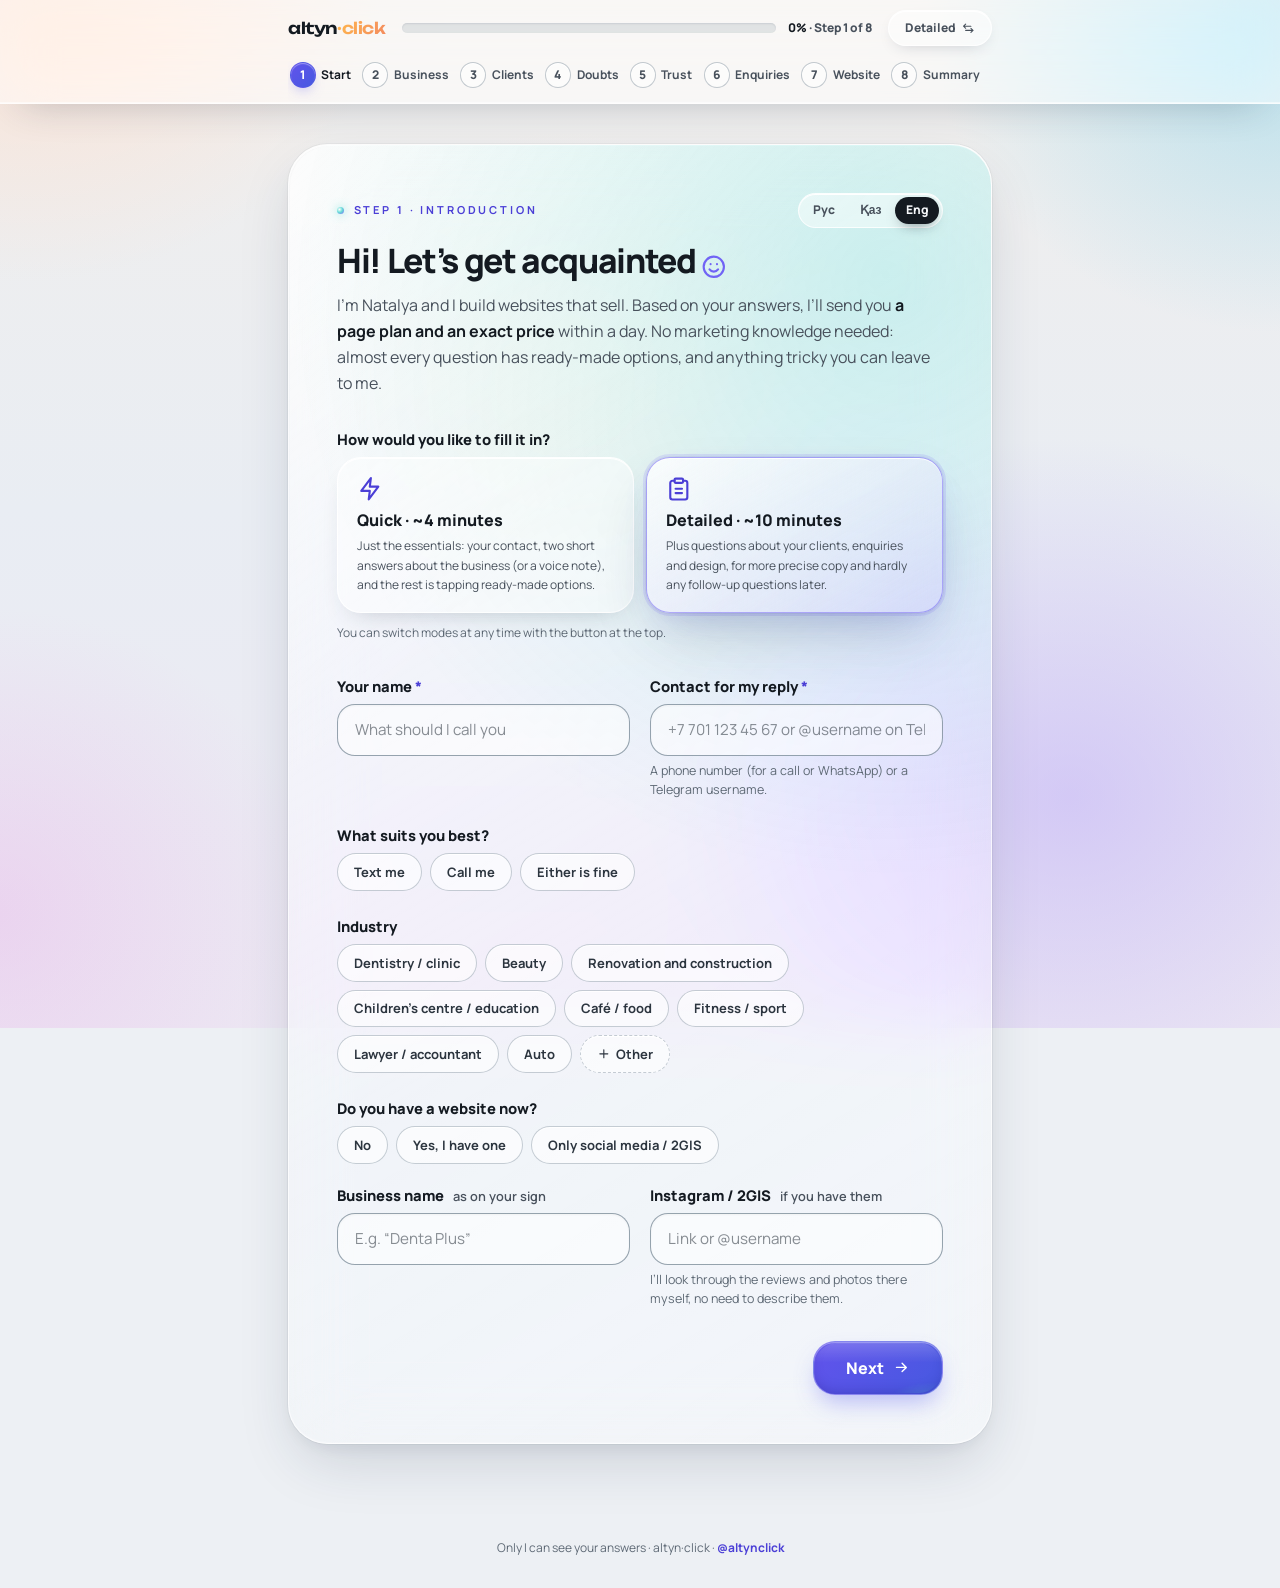
<file: en/index.html>
<!DOCTYPE html>
<!-- Generated by scripts/build-i18n.mjs from /index.html — edit the Russian source and i18n/, then run node build.mjs -->
<html lang="en">
<head>
<meta charset="UTF-8">
<meta name="viewport" content="width=device-width, initial-scale=1.0">
<title>Brief — Altyn Click</title>
<meta name="description" content="Tell me about your business in 4–10 minutes, mostly by tapping ready-made options. Anything tricky you can leave to me.">
<meta property="og:type" content="website">
<meta property="og:site_name" content="Altyn Click">
<meta property="og:url" content="https://brief-aq7.pages.dev/en/">
<meta property="og:title" content="Website brief — Altyn Click">
<meta property="og:description" content="Tell me about your business in 4–10 minutes, mostly by tapping ready-made options. I’ll send a page plan and an exact price within a day.">
<meta property="og:image" content="https://brief-aq7.pages.dev/og-en.jpg?v=1">
<meta property="og:image:width" content="1200">
<meta property="og:image:height" content="630">
<meta property="og:image:alt" content="Altyn Click brief: a site plan and price within a day">
<meta name="twitter:card" content="summary_large_image">

<link rel="preconnect" href="https://fonts.googleapis.com">
<link rel="preconnect" href="https://fonts.gstatic.com" crossorigin>
<link href="https://fonts.googleapis.com/css2?family=Unbounded:wght@600&family=Manrope:wght@400;500;600;700;800&display=swap" rel="stylesheet">

<meta name="theme-color" content="#EDF0F4">
<meta name="referrer" content="strict-origin-when-cross-origin">
<link rel="icon" href="../favicon.ico" sizes="any">
<link rel="icon" href="../favicon.svg" type="image/svg+xml">
<link rel="apple-touch-icon" href="../apple-touch-icon.png">
<link rel="stylesheet" href="../assets/brief.css?v=0fad2606dc">
</head>

<body class="antialiased">

<svg width="0" height="0" style="position:absolute" aria-hidden="true">
  <defs>
    <symbol id="i-hi" viewBox="0 0 24 24"><circle cx="12" cy="12" r="9.5"/><path d="M8 14.5s1.5 2 4 2 4-2 4-2"/><path d="M9 9.5h.01M15 9.5h.01"/></symbol>
    <symbol id="i-bolt" viewBox="0 0 24 24"><path d="M13 2 4 14h8l-1 8 9-12h-8z"/></symbol>
    <symbol id="i-list" viewBox="0 0 24 24"><rect x="8" y="2.5" width="8" height="4" rx="1"/><path d="M16 4.5h2a2 2 0 0 1 2 2V20a2 2 0 0 1-2 2H6a2 2 0 0 1-2-2V6.5a2 2 0 0 1 2-2h2M9 12h6M9 16h6"/></symbol>
    <symbol id="i-spark" viewBox="0 0 24 24"><path d="M11 3l1.8 5.2L18 10l-5.2 1.8L11 17l-1.8-5.2L4 10l5.2-1.8z"/><path d="M18.5 14.5l.8 2.2 2.2.8-2.2.8-.8 2.2-.8-2.2-2.2-.8 2.2-.8z"/></symbol>
    <symbol id="i-store" viewBox="0 0 24 24"><path d="M3.5 9 5 4h14l1.5 5M4.5 9v11h15V9M10 20v-5h4v5"/><path d="M3.5 9a2.8 2.8 0 0 0 5.7 0 2.8 2.8 0 0 0 5.6 0 2.8 2.8 0 0 0 5.7 0"/></symbol>
    <symbol id="i-users" viewBox="0 0 24 24"><path d="M16 21v-2a4 4 0 0 0-4-4H6a4 4 0 0 0-4 4v2"/><circle cx="9" cy="7" r="4"/><path d="M22 21v-2a4 4 0 0 0-3-3.9M16 3.1a4 4 0 0 1 0 7.8"/></symbol>
    <symbol id="i-shield" viewBox="0 0 24 24"><path d="M12 22s8-4 8-10V5l-8-3-8 3v7c0 6 8 10 8 10z"/><path d="m9 12 2 2 4-4"/></symbol>
    <symbol id="i-site" viewBox="0 0 24 24"><rect x="2.5" y="4" width="19" height="16" rx="2.5"/><path d="M2.5 9h19M6 6.5h.01M9 6.5h.01"/></symbol>
    <symbol id="i-send" viewBox="0 0 24 24"><path d="M22 2 11 13M22 2l-7 20-4-9-9-4z"/></symbol>
    <symbol id="i-plus" viewBox="0 0 24 24"><path d="M12 5v14M5 12h14"/></symbol>
    <symbol id="i-alert" viewBox="0 0 24 24"><circle cx="12" cy="12" r="9.5"/><path d="M12 7.5v5M12 16h.01"/></symbol>
    <symbol id="i-check" viewBox="0 0 24 24"><path d="M20 6 9 17l-5-5"/></symbol>
    <symbol id="i-mic" viewBox="0 0 24 24"><rect x="9" y="2" width="6" height="12" rx="3"/><path d="M5 10v1a7 7 0 0 0 14 0v-1M12 18v4M8 22h8"/></symbol>
    <symbol id="i-left" viewBox="0 0 24 24"><path d="M19 12H5M11 6l-6 6 6 6"/></symbol>
    <symbol id="i-right" viewBox="0 0 24 24"><path d="M5 12h14M13 6l6 6-6 6"/></symbol>
    <symbol id="i-x" viewBox="0 0 24 24"><path d="M18 6 6 18M6 6l12 12"/></symbol>
    <symbol id="i-swap" viewBox="0 0 24 24"><path d="M7 4 3 8l4 4M3 8h14M17 20l4-4-4-4M21 16H7"/></symbol>
    <symbol id="i-clip" viewBox="0 0 24 24"><path d="m21 11-8.6 8.6a5 5 0 0 1-7-7L14 4a3.3 3.3 0 0 1 4.7 4.7L10 17.3a1.7 1.7 0 0 1-2.4-2.4L15.5 7"/></symbol>
    <symbol id="i-down" viewBox="0 0 24 24"><path d="M12 3v12M7 10l5 5 5-5M4 21h16"/></symbol>
    <symbol id="i-undo" viewBox="0 0 24 24"><path d="M3 12a9 9 0 1 0 3-6.7L3 8M3 3v5h5"/></symbol>
  </defs>
</svg>

<header class="hdr-glass sticky top-0 z-50">
  <div class="max-w-3xl mx-auto px-4 md:px-8">
    <div class="flex items-center gap-3 md:gap-4 h-14">
      <div class="wm font-disp font-semibold text-base tracking-tight whitespace-nowrap">altyn<span class="text-gold">·click</span></div>
      <div class="flex-1 flex items-center gap-3 min-w-0">
        <div class="ptrack flex-1 h-2.5 rounded-full overflow-hidden min-w-[50px]"><div id="pBar" class="h-full pfill rounded-full" style="width:0%"></div></div>
        <div class="text-xs font-extrabold whitespace-nowrap"><span id="pPct">0%</span><span class="text-mut"> · <span id="pStep">Step 1 of 8</span></span></div>
      </div>
      <button type="button" id="modePill" class="navpill" title="Change how you fill it in"><span>Detailed</span><svg class="ic"><use href="#i-swap"/></svg></button>
    </div>
    <nav id="dots" class="flex gap-1.5 md:gap-2 overflow-x-auto nosb pb-2.5" aria-label="Brief steps">
      <button type="button" class="dot" data-goto="1"><span class="dn">1</span><span class="dl">Start</span></button>
      <button type="button" class="dot" data-goto="2"><span class="dn">2</span><span class="dl">Business</span></button>
      <button type="button" class="dot" data-goto="3"><span class="dn">3</span><span class="dl">Clients</span></button>
      <button type="button" class="dot" data-goto="4"><span class="dn">4</span><span class="dl">Doubts</span></button>
      <button type="button" class="dot" data-goto="5"><span class="dn">5</span><span class="dl">Trust</span></button>
      <button type="button" class="dot" data-goto="6"><span class="dn">6</span><span class="dl">Enquiries</span></button>
      <button type="button" class="dot" data-goto="7"><span class="dn">7</span><span class="dl">Website</span></button>
      <button type="button" class="dot" data-goto="8"><span class="dn">8</span><span class="dl">Summary</span></button>
    </nav>
  </div>
</header>

<main class="max-w-3xl mx-auto px-3 sm:px-4 md:px-8 pt-6 md:pt-10 pb-16">
  <div id="formWrap" class="glass-panel px-5 py-8 sm:px-8 md:px-12 md:py-12">
  <div id="restoreBar" class="restorebar" hidden>
    <span>I’ve restored your answers from the draft, so you can pick up where you left off.</span>
    <button type="button" class="resetbtn" data-reset>Start over</button>
  </div>
  <form id="briefForm" novalidate>

        <section class="step active" data-step="1" id="step1">
      <div class="flex items-center justify-between gap-3 flex-wrap">
        <div class="eyebrow">Step 1 · Introduction</div>
        <nav class="langsw" aria-label="Brief language">
          <a href="/" hreflang="ru" lang="ru" data-lang="ru">Рус</a>
          <a href="/kz/" hreflang="kk" lang="kk" data-lang="kk">Қаз</a>
          <a href="/en/" hreflang="en" lang="en" data-lang="en" aria-current="page">Eng</a>
        </nav>
      </div>
      <h1 class="h-step">Hi! Let’s get acquainted <svg class="ic-lg"><use href="#i-hi"/></svg></h1>
      <p class="text-mut mt-3 leading-relaxed">I’m Natalya and I build websites that sell. Based on your answers, I’ll send you <b class="text-ink">a page plan and an exact price</b> within a day. No marketing knowledge needed: almost every question has ready-made options, and anything tricky you can leave to me.</p>

      <div class="mt-8">
        <div class="lb">How would you like to fill it in?</div>
        <div class="grid sm:grid-cols-2 gap-3">
          <button type="button" class="modecard" data-mode="fast">
            <svg class="ic-lg"><use href="#i-bolt"/></svg>
            <div class="font-extrabold mt-1">Quick · ~4 minutes</div>
            <p class="text-xs text-mut mt-1 leading-relaxed">Just the essentials: your contact, two short answers about the business (or a voice note), and the rest is tapping ready-made options.</p>
          </button>
          <button type="button" class="modecard" data-mode="full">
            <svg class="ic-lg"><use href="#i-list"/></svg>
            <div class="font-extrabold mt-1">Detailed · ~10 minutes</div>
            <p class="text-xs text-mut mt-1 leading-relaxed">Plus questions about your clients, enquiries and design, for more precise copy and hardly any follow-up questions later.</p>
          </button>
        </div>
        <p class="text-xs text-mutd mt-2.5 leading-relaxed">You can switch modes at any time with the button at the top.</p>
      </div>

      <div class="mt-8 grid sm:grid-cols-2 gap-5">
        <div><label class="lb" for="f-name">Your name <span class="req">*</span></label><input id="f-name" class="inp" maxlength="200" name="name" autocomplete="given-name" enterkeyhint="next" placeholder="What should I call you"></div>
        <div><label class="lb" for="f-contact">Contact for my reply <span class="req">*</span></label><input id="f-contact" class="inp" maxlength="200" name="contact" autocomplete="tel" enterkeyhint="next" placeholder="+7 701 123 45 67 or @username on Telegram"><p class="hint">A phone number (for a call or WhatsApp) or a Telegram username.</p></div>
      </div>

      <div class="mt-6 dhide">
        <div class="lb">What suits you best?</div>
        <div class="chips" data-chips="contactway">
          <button type="button" class="chip" data-val="Лучше написать">Text me</button>
          <button type="button" class="chip" data-val="Лучше позвонить">Call me</button>
          <button type="button" class="chip" data-val="Без разницы">Either is fine</button>
        </div>
      </div>

      <div class="mt-6">
        <div class="lb">Industry</div>
        <div class="chips" data-chips="niche" data-other="E.g. vet clinic, photo studio">
          <button type="button" class="chip" data-val="Стоматология / клиника">Dentistry / clinic</button>
          <button type="button" class="chip" data-val="Красота">Beauty</button>
          <button type="button" class="chip" data-val="Ремонт и строительство">Renovation and construction</button>
          <button type="button" class="chip" data-val="Детский центр / обучение">Children’s centre / education</button>
          <button type="button" class="chip" data-val="Кафе / еда">Café / food</button>
          <button type="button" class="chip" data-val="Фитнес / спорт">Fitness / sport</button>
          <button type="button" class="chip" data-val="Юрист / бухгалтер / консалтинг">Lawyer / accountant</button>
          <button type="button" class="chip" data-val="Авто">Auto</button>
        </div>
      </div>

      <div class="mt-6">
        <div class="lb">Do you have a website now?</div>
        <div class="chips" data-chips="hassite">
          <button type="button" class="chip" data-val="Нет">No</button>
          <button type="button" class="chip" data-val="Есть сайт">Yes, I have one</button>
          <button type="button" class="chip" data-val="Только соцсети / 2ГИС">Only social media / 2GIS</button>
        </div>
      </div>

      <div class="mt-5 grid sm:grid-cols-2 gap-5">
        <div><label class="lb" for="f-bizname">Business name <span class="lbhint">as on your sign</span></label><input id="f-bizname" class="inp" maxlength="200" name="bizname" enterkeyhint="next" placeholder="E.g. “Denta Plus”"></div>
        <div><label class="lb" for="f-socials">Instagram / 2GIS <span class="lbhint">if you have them</span></label><input id="f-socials" class="inp" maxlength="200" name="socials" enterkeyhint="next" placeholder="Link or @username"><p class="hint">I’ll look through the reviews and photos there myself, no need to describe them.</p></div>
        <div data-if="hassite=Есть сайт"><label class="lb" for="f-siteurl">Current site address</label><input id="f-siteurl" class="inp" maxlength="200" name="siteurl" placeholder="example.kz"></div>
      </div>
      <div class="mt-5 dhide" data-if="hassite=Есть сайт">
        <div class="lb">What’s wrong with your current site?</div>
        <div class="chips" data-chips="siteissues" data-multi data-other="In your own words">
          <button type="button" class="chip" data-val="Нет заявок">No enquiries</button>
          <button type="button" class="chip" data-val="Устарел внешне">Looks outdated</button>
          <button type="button" class="chip" data-val="Неудобно на телефоне">Hard to use on a phone</button>
          <button type="button" class="chip" data-val="Сложно обновлять">Hard to update</button>
          <button type="button" class="chip" data-val="Медленно грузится">Loads slowly</button>
          <button type="button" class="chip" data-val="Не находится в поиске">Can’t be found in search</button>
        </div>
      </div>
      <input id="hp" name="hp_x7q" class="hp" tabindex="-1" autocomplete="off" aria-hidden="true">
    </section>

        <section class="step" data-step="2" id="step2">
      <div class="eyebrow">Step 2 · Business and services</div>
      <h2 class="h-step">What you do <svg class="ic-lg"><use href="#i-store"/></svg></h2>
      <p class="text-mut mt-2.5 leading-relaxed max-w-lg">This is the only block I can’t make up for you. Keep it short, or say it in a voice note.</p>

            <div class="voicecard mt-7" data-rec="business">
        <div class="flex items-center gap-4">
          <button type="button" class="recbtn" aria-label="Record a voice note">
            <svg class="rmic w-6 h-6 icon-stroke"><use href="#i-mic"/></svg>
            <svg class="rstop w-5 h-5" viewBox="0 0 24 24" fill="currentColor"><rect x="6" y="6" width="12" height="12" rx="2"/></svg>
          </button>
          <div>
            <div class="rtitle font-extrabold text-sm">Tell me about the business in your own words</div>
            <div class="rtimer text-xs text-mut mt-1">0:00 · up to 5 minutes</div>
          </div>
        </div>
        <p class="text-sm text-mut mt-3.5 leading-relaxed">Not sure what to write? Just tell me about the business the way you’d tell a person. I’ll sort out the rest. <b class="text-ink">With a voice note of 15 seconds or more, you can skip “What you do” and “Services”, and in the client questions just tick what you didn’t get to mention.</b></p>
        <div class="vlist mt-3 space-y-2"></div>
        <p class="rhint text-xs text-mutd mt-2.5" aria-live="polite"></p>
        <p class="text-[11px] text-mutd mt-1">The recording is sent with the brief and kept in the draft if you close the page.</p>
      </div>

      <div class="mt-8 space-y-5">
        <div><label class="lb" for="f-activity">What do you do? <span class="req">*</span></label>
          <textarea id="f-activity" class="inp" maxlength="2000" name="activity" placeholder="E.g. a family dental clinic in Almaty treating adults and children. Open since 2016."></textarea>
          <p class="hint">One or two sentences will do: what you do and for whom.</p></div>
        <div class="grid sm:grid-cols-2 gap-5">
          <div>
            <div class="lb">City <span class="req">*</span></div>
            <div class="chips" data-chips="city" data-other="Your city">
              <button type="button" class="chip" data-val="Алматы">Almaty</button>
              <button type="button" class="chip" data-val="Астана">Astana</button>
              <button type="button" class="chip" data-val="Шымкент">Shymkent</button>
              <button type="button" class="chip" data-val="Несколько городов / весь Казахстан">Several cities</button>
            </div>
          </div>
          <div>
            <div class="lb">Where do you work with clients?</div>
            <div class="chips" data-chips="format" data-multi data-other="E.g. at trade fairs">
              <button type="button" class="chip" data-val="У нас на месте">At our place</button>
              <button type="button" class="chip" data-val="Выезд к клиенту">We go to the client</button>
              <button type="button" class="chip" data-val="Онлайн">Online</button>
              <button type="button" class="chip" data-val="Доставка">Delivery</button>
            </div>
          </div>
        </div>
        <div><label class="lb" for="f-services">Main services or products <span class="req">*</span></label>
          <textarea id="f-services" class="inp" maxlength="2000" name="services" placeholder="Cavity treatment — from 15,000 ₸; cleaning — 18,000 ₸; implant — from 250,000 ₸"></textarea>
          <p class="hint">A comma-separated list is fine. Prices can be rough, “on request” or left out.</p></div>
        <div class="dhide"><label class="lb" for="f-top">Which orders do you want most? <span class="lbhint">1–3 services</span></label>
          <input id="f-top" class="inp" maxlength="200" name="top" placeholder="The most profitable or your favourite"></div>
        <div>
          <div class="lb">How much does a client usually pay per visit or order?</div>
          <div class="chips" data-chips="avgcheck">
            <button type="button" class="chip" data-val="до 10 000 ₸">up to 10,000 ₸</button>
            <button type="button" class="chip" data-val="10–50 000 ₸">10,000–50,000 ₸</button>
            <button type="button" class="chip" data-val="50–200 000 ₸">50,000–200,000 ₸</button>
            <button type="button" class="chip" data-val="больше 200 000 ₸">over 200,000 ₸</button>
            <button type="button" class="chip" data-val="Очень по-разному">It varies a lot</button>
          </div>
        </div>
      </div>
    </section>

        <section class="step" data-step="3" id="step3">
      <div class="flex items-start justify-between gap-4 flex-wrap">
        <div>
          <div class="eyebrow">Step 3 · Your clients</div>
          <h2 class="h-step">Who buys from you and why <svg class="ic-lg"><use href="#i-users"/></svg></h2>
          <p class="text-mut mt-2.5 leading-relaxed max-w-lg">The most valuable block for sales. Tick whatever fits — even a couple of taps helps.</p>
        </div>
        <label class="trustbtn mt-2"><input type="checkbox" class="tcbx" data-trust="3"><svg class="ic"><use href="#i-spark"/></svg><span>I trust you</span></label>
      </div>
      <p class="voicenote mt-5" hidden><svg class="ic"><use href="#i-mic"/></svg><span>You’ve already told me about the business in a voice note, so just tick what you didn’t get to mention.</span></p>
      <div class="blk-fields mt-8 space-y-6">
        <div>
          <div class="lb">Who comes to you most often? <span class="req">*</span></div>
          <div class="chips" data-chips="who" data-multi data-other="E.g. dog owners, students">
            <button type="button" class="chip" data-val="Женщины">Women</button>
            <button type="button" class="chip" data-val="Мужчины">Men</button>
            <button type="button" class="chip" data-val="Семьи / пары">Families / couples</button>
            <button type="button" class="chip" data-val="Родители для детей">Parents for their kids</button>
            <button type="button" class="chip" data-val="Пожилые / дети для родителей">Older people / for their parents</button>
            <button type="button" class="chip" data-val="Компании">Companies</button>
            <button type="button" class="chip" data-val="Туристы / приезжие">Tourists / visitors</button>
          </div>
        </div>
        <div class="dhide" data-if="who=Родители для детей|Пожилые / дети для родителей|Компании|Семьи / пары">
          <div class="lb">Who usually decides whether to come to you?</div>
          <div class="chips" data-chips="decider" data-multi data-other="E.g. the accountant chooses, the director pays">
            <button type="button" class="chip" data-val="Сам клиент">The client themselves</button>
            <button type="button" class="chip" data-val="Родитель">A parent</button>
            <button type="button" class="chip" data-val="Пара / семья">The couple / family</button>
            <button type="button" class="chip" data-val="Руководитель компании">The company head</button>
            <button type="button" class="chip" data-val="Несколько человек">Several people</button>
          </div>
          <p class="hint">Sometimes one person uses the service and another decides, like a child and a parent. The site will speak to whoever decides.</p>
        </div>
        <div class="dhide">
          <div class="lb">What do people usually come with?</div>
          <div class="chips" data-chips="situation" data-multi data-other="E.g. “my child is 4 and barely talks”">
            <button type="button" class="chip" data-val="Срочная проблема — нужно решить сейчас">An urgent problem</button>
            <button type="button" class="chip" data-val="Планируют заранее">Planning ahead</button>
            <button type="button" class="chip" data-val="Регулярный уход / обслуживание">Regular care</button>
            <button type="button" class="chip" data-val="Подарок">A gift</button>
            <button type="button" class="chip" data-val="Переделать за другими">Fixing someone else’s work</button>
            <button type="button" class="chip" data-val="Праздник / событие">A celebration / event</button>
          </div>
        </div>
        <div>
          <div class="lb">What do clients praise you for most? <span class="req">*</span></div>
          <div class="chips" data-chips="why" data-multi data-other="As clients put it">
            <button type="button" class="chip" data-val="Хороший результат">Great results</button>
            <button type="button" class="chip" data-val="Адекватные цены">Fair prices</button>
            <button type="button" class="chip" data-val="Быстро, в срок">Fast and on time</button>
            <button type="button" class="chip" data-val="Понятно всё объясняют">Clear explanations</button>
            <button type="button" class="chip" data-val="Вежливые, внимательные">Polite and attentive</button>
            <button type="button" class="chip" data-val="Конкретного специалиста">A specific specialist</button>
            <button type="button" class="chip" data-val="Чисто и уютно">Clean and cosy</button>
            <button type="button" class="chip" data-val="Удобно добираться">Easy to get to</button>
            <button type="button" class="chip" data-val="Гарантия">Guarantee</button>
            <button type="button" class="chip" data-val="Современное оборудование / материалы">Modern equipment</button>
            <button type="button" class="chip" data-val="Работают допоздна / без выходных">Open late / 7 days</button>
            <button type="button" class="chip" data-val="Рассрочка / Kaspi Red">Instalments / Kaspi Red</button>
          </div>
          <p class="hint">Tick what you hear from clients. Can’t remember? Tap “I trust you” and I’ll find it in the reviews.</p>
        </div>
        <div class="dhide"><label class="lb" for="f-thanks">How exactly do they praise you, in their words? <span class="lbhint">a line from a review or a chat</span></label>
          <textarea id="f-thanks" class="inp" maxlength="2000" name="thanks" placeholder="“For the first time I wasn’t scared at the dentist”, “Done in 3 days, as promised”"></textarea>
          <div class="vmini mt-2.5" data-rec="thanks">
            <button type="button" class="recbtn sm" aria-label="Answer with a voice note">
              <svg class="rmic w-4 h-4 icon-stroke"><use href="#i-mic"/></svg>
              <svg class="rstop w-3.5 h-3.5" viewBox="0 0 24 24" fill="currentColor"><rect x="6" y="6" width="12" height="12" rx="2"/></svg>
            </button>
            <div class="min-w-0"><div class="rtitle text-xs font-extrabold">Or answer with a voice note</div><div class="rtimer text-[11px] text-mut">up to 5 minutes</div></div>
            <div class="vlist basis-full space-y-2"></div>
            <p class="rhint basis-full text-xs text-mutd" aria-live="polite"></p>
          </div>
        </div>
      </div>
      <div class="trustnote"><svg class="ic"><use href="#i-spark"/></svg><span>I’ll study reviews of you and your competitors and put into words why people choose you. Change your mind? Just untick it.</span></div>
    </section>

        <section class="step" data-step="4" id="step4">
      <div class="flex items-start justify-between gap-4 flex-wrap">
        <div>
          <div class="eyebrow">Step 4 · Doubts</div>
          <h2 class="h-step">What stops people buying <svg class="ic-lg"><use href="#i-alert"/></svg></h2>
          <p class="text-mut mt-2.5 leading-relaxed max-w-lg">This turns into answers on the site that clear up doubts before anyone even calls.</p>
        </div>
        <label class="trustbtn mt-2"><input type="checkbox" class="tcbx" data-trust="4"><svg class="ic"><use href="#i-spark"/></svg><span>I trust you</span></label>
      </div>
      <div class="blk-fields mt-8 space-y-6">
        <div>
          <div class="lb">What usually worries or scares clients? <span class="req">*</span></div>
          <div class="chips" data-chips="doubts" data-multi data-other="What clients say">
            <button type="button" class="chip" data-val="Кажется дорого">Seems expensive</button>
            <button type="button" class="chip" data-val="Не уверены в результате">Unsure about the result</button>
            <button type="button" class="chip" data-val="Непонятна итоговая цена">Final price is unclear</button>
            <button type="button" class="chip" data-val="Боятся (больно, страшно, рискованно)">Afraid: painful, scary, risky</button>
            <button type="button" class="chip" data-val="Боятся навязанных услуг">Afraid of upselling</button>
            <button type="button" class="chip" data-val="Далеко / неудобно добираться">Too far to travel</button>
            <button type="button" class="chip" data-val="Долго ждать записи">Long wait for a slot</button>
            <button type="button" class="chip" data-val="Не знаю">Not sure</button>
          </div>
        </div>
        <div class="dhide"><label class="lb" for="f-faq">What do people ask most before buying?</label>
          <textarea id="f-faq" class="inp" maxlength="2000" name="faq" placeholder="“How long does it take?”, “Can I pay in instalments?”, “Can I bring my child?”"></textarea>
          <p class="hint">This becomes the FAQ block on the site.</p></div>
        <div class="dhide">
          <div class="lb">Why do people sometimes not buy after talking to you? <span class="lbhint">optional</span></div>
          <div class="chips" data-chips="refuse" data-multi data-other="What they say when they leave">
            <button type="button" class="chip" data-val="Сравнивает с другими">Comparing with others</button>
            <button type="button" class="chip" data-val="Хочет подумать / посоветоваться">Wants to think it over or ask someone</button>
            <button type="button" class="chip" data-val="Не готов сейчас">Not ready yet</button>
            <button type="button" class="chip" data-val="Не понимает разницу между вариантами">Doesn’t see the difference between options</button>
            <button type="button" class="chip" data-val="Не подходят условия / формат">Terms or format don’t suit</button>
            <button type="button" class="chip" data-val="Не знаю">Not sure</button>
          </div>
        </div>
        <div class="dhide"><label class="lb" for="f-rivals">Who are you usually compared with? <span class="lbhint">optional</span></label>
          <input id="f-rivals" class="inp" maxlength="200" name="rivals" placeholder="1–3 names or links — I’ll research the rest"></div>
      </div>
      <div class="trustnote"><svg class="ic"><use href="#i-spark"/></svg><span>I’ll study reviews of you and your competitors and gather the typical doubts and answers to them myself.</span></div>
    </section>

        <section class="step" data-step="5" id="step5">
      <div class="flex items-start justify-between gap-4 flex-wrap">
        <div>
          <div class="eyebrow">Step 5 · Trust</div>
          <h2 class="h-step">How to back up your words <svg class="ic-lg"><use href="#i-shield"/></svg></h2>
          <p class="text-mut mt-2.5 leading-relaxed max-w-lg">People believe proof, not promises. Tick what you already have.</p>
        </div>
        <label class="trustbtn mt-2"><input type="checkbox" class="tcbx" data-trust="5"><svg class="ic"><use href="#i-spark"/></svg><span>I trust you</span></label>
      </div>
      <div class="blk-fields mt-8 space-y-6">
        <div>
          <div class="lb">Which of these do you already have? <span class="req">*</span></div>
          <div class="chips" data-chips="proof" data-multi data-other="E.g. we work with embassies">
            <button type="button" class="chip" data-val="Отзывы в 2ГИС / Google">Reviews on 2GIS / Google</button>
            <button type="button" class="chip" data-val="Отзывы в Instagram / WhatsApp">Reviews on Instagram / WhatsApp</button>
            <button type="button" class="chip" data-val="Фото работ / до-после">Work photos / before-after</button>
            <button type="button" class="chip" data-val="Видеоотзывы">Video reviews</button>
            <button type="button" class="chip" data-val="Фото команды и места">Photos of the team and place</button>
            <button type="button" class="chip" data-val="Лицензия">Licence</button>
            <button type="button" class="chip" data-val="Сертификаты / дипломы">Certificates / diplomas</button>
            <button type="button" class="chip" data-val="Много лет опыта">Many years of experience</button>
            <button type="button" class="chip" data-val="Цифры: клиенты, проекты">Numbers: clients, projects</button>
            <button type="button" class="chip" data-val="Гарантия">Guarantee</button>
            <button type="button" class="chip" data-val="Известные клиенты / партнёры">Well-known clients</button>
            <button type="button" class="chip" data-val="Награды / публикации">Awards / press</button>
            <button type="button" class="chip" data-val="Пока нечем — поможете">Nothing yet — help me out</button>
          </div>
        </div>
        <div data-if="proof=Много лет опыта|Цифры: клиенты, проекты|Гарантия"><label class="lb" for="f-numbers">Numbers and terms</label>
          <input id="f-numbers" class="inp" maxlength="200" name="numbers" placeholder="E.g. since 2016, 3,000 patients, 2-year guarantee"></div>
        <div class="dhide">
          <div class="lb">What else do you have for the site?</div>
          <div class="chips" data-chips="has" data-multi data-other="E.g. a PDF catalogue">
            <button type="button" class="chip" data-val="Профессиональные фото">Professional photos</button>
            <button type="button" class="chip" data-val="Видео">Video</button>
            <button type="button" class="chip" data-val="Готовые тексты">Ready-made copy</button>
            <button type="button" class="chip" data-val="Прайс / презентация">Price list / presentation</button>
            <button type="button" class="chip" data-val="Ничего — поможете">Nothing — help me out</button>
          </div>
        </div>
        <div>
          <div class="lb">Attach files <span class="lbhint">optional</span></div>
          <label class="filebtn"><input type="file" id="fileInp" multiple accept="image/*,application/pdf"><svg class="ic"><use href="#i-clip"/></svg><span>Logo, photos, price list</span></label>
          <div id="fileList" class="mt-2.5 space-y-2"></div>
          <p class="hint">Photos and PDFs, up to 8 files and 25 MB in total. You can also send them later on Telegram.</p>
        </div>
      </div>
      <div class="trustnote"><svg class="ic"><use href="#i-spark"/></svg><span>I’ll look through your social media and 2GIS, gather the proof myself, and suggest quick ways to get whatever’s missing.</span></div>
    </section>

        <section class="step" data-step="6" id="step6">
      <div class="flex items-start justify-between gap-4 flex-wrap">
        <div>
          <div class="eyebrow">Step 6 · Enquiries</div>
          <h2 class="h-step">How clients reach you <svg class="ic-lg"><use href="#i-send"/></svg></h2>
          <p class="text-mut mt-2.5 leading-relaxed max-w-lg">So the button on the site leads wherever it’s easiest for you to reply.</p>
        </div>
        <label class="trustbtn mt-2"><input type="checkbox" class="tcbx" data-trust="6"><svg class="ic"><use href="#i-spark"/></svg><span>I trust you</span></label>
      </div>
      <div class="blk-fields mt-8 space-y-6">
        <div>
          <div class="lb">How do you prefer to take on new clients? <span class="req">*</span></div>
          <div class="chips" data-chips="action" data-other="E.g. download the price list">
            <button type="button" class="chip" data-val="Написать в WhatsApp">Message on WhatsApp</button>
            <button type="button" class="chip" data-val="Написать в Telegram">Message on Telegram</button>
            <button type="button" class="chip" data-val="Позвонить">Call</button>
            <button type="button" class="chip" data-val="Записаться онлайн">Book online</button>
            <button type="button" class="chip" data-val="Оставить заявку на сайте">Leave a request on the site</button>
            <button type="button" class="chip" data-val="Прийти по адресу">Visit in person</button>
          </div>
          <p class="hint">I’ll make this the site’s main button. The other contact options will be there too.</p>
        </div>
        <div data-if="action=Написать в WhatsApp|Написать в Telegram|Позвонить">
          <div class="lb">Which number or username goes on the button?</div>
          <div class="chips" data-chips="pubsame">
            <button type="button" class="chip" data-val="Тот же, что для связи со мной">Same as the one for contacting me</button>
            <button type="button" class="chip" data-val="Другой">A different one</button>
          </div>
        </div>
        <div data-if="pubsame=Другой"><label class="lb" for="f-pubphone">Number or username for the site’s buttons</label>
          <input id="f-pubphone" class="inp" maxlength="200" name="pubphone" enterkeyhint="next" placeholder="+7 777 000 00 00 — the administrator’s WhatsApp"></div>
        <div class="dhide" data-if="format=У нас на месте;action=Прийти по адресу"><label class="lb" for="f-addr">Address and opening hours</label>
          <input id="f-addr" class="inp" maxlength="300" name="addr" enterkeyhint="next" placeholder="10 Abay Ave, 2nd floor · Mon–Sat 10:00–20:00"><p class="hint">If it’s all correct on 2GIS, you can skip this.</p></div>
        <div data-if="action=Оставить заявку на сайте">
          <div class="lb">Where should enquiries from the site go?</div>
          <div class="chips" data-chips="leadto" data-multi data-other="E.g. to a CRM">
            <button type="button" class="chip" data-val="WhatsApp">WhatsApp</button>
            <button type="button" class="chip" data-val="Telegram">Telegram</button>
            <button type="button" class="chip" data-val="Email">Email</button>
          </div>
        </div>
        <div class="dhide">
          <div class="lb">What else would be useful on the site? <span class="lbhint">we’ll discuss the cost</span></div>
          <div class="chips" data-chips="extras" data-multi data-other="E.g. a client account area">
            <button type="button" class="chip" data-val="Онлайн-запись">Online booking</button>
            <button type="button" class="chip" data-val="Онлайн-оплата / Kaspi">Online payment / Kaspi</button>
            <button type="button" class="chip" data-val="Каталог или прайс">Catalogue or price list</button>
            <button type="button" class="chip" data-val="Калькулятор стоимости / подбор по вопросам">Calculator or question-based picker</button>
            <button type="button" class="chip" data-val="Связь с CRM">CRM integration</button>
          </div>
        </div>
        <div data-if="action=Записаться онлайн;extras=Онлайн-запись">
          <div class="lb">Which booking service do you use?</div>
          <div class="chips" data-chips="booking" data-other="Service name">
            <button type="button" class="chip" data-val="Altegio">Altegio</button>
            <button type="button" class="chip" data-val="YCLIENTS">YCLIENTS</button>
            <button type="button" class="chip" data-val="Пока не используем">None yet</button>
            <button type="button" class="chip" data-val="Нужна помощь с выбором">Need help choosing</button>
          </div>
        </div>
        <div class="dhide">
          <div class="lb">What happens after someone leaves a request or messages you?</div>
          <div class="chips" data-chips="afterlead" data-multi data-other="How it works for you">
            <button type="button" class="chip" data-val="Отвечаем в WhatsApp">We reply on WhatsApp</button>
            <button type="button" class="chip" data-val="Звоним">We call</button>
            <button type="button" class="chip" data-val="Записываем на консультацию">We book a consultation</button>
            <button type="button" class="chip" data-val="Приглашаем приехать">We invite them over</button>
            <button type="button" class="chip" data-val="Делаем расчёт">We prepare a quote</button>
            <button type="button" class="chip" data-val="Отправляем предложение">We send an offer</button>
          </div>
        </div>
        <div class="dhide">
          <div class="lb">Who usually replies to clients?</div>
          <div class="chips" data-chips="responder" data-other="Who">
            <button type="button" class="chip" data-val="Владелец">The owner</button>
            <button type="button" class="chip" data-val="Менеджер">A manager</button>
            <button type="button" class="chip" data-val="Администратор">An administrator</button>
            <button type="button" class="chip" data-val="Специалист">A specialist</button>
            <button type="button" class="chip" data-val="Несколько человек">Several people</button>
          </div>
        </div>
        <div class="dhide" data-if="responder=*">
          <div class="lb">How quickly do you usually reply?</div>
          <div class="chips" data-chips="speed">
            <button type="button" class="chip" data-val="Сразу / в течение нескольких минут">Right away / within minutes</button>
            <button type="button" class="chip" data-val="В течение часа">Within an hour</button>
            <button type="button" class="chip" data-val="В течение рабочего дня">Within the working day</button>
            <button type="button" class="chip" data-val="Иногда позже">Sometimes later</button>
            <button type="button" class="chip" data-val="По-разному">It varies</button>
          </div>
          <p class="hint">An honest answer helps me label the button right, e.g. “we reply within 15 minutes”.</p>
        </div>
        <div class="dhide">
          <div class="lb">Where do clients come from now?</div>
          <div class="chips" data-chips="sources" data-multi data-other="E.g. partners, OLX">
            <button type="button" class="chip" data-val="Сарафан / рекомендации">Word of mouth</button>
            <button type="button" class="chip" data-val="Instagram">Instagram</button>
            <button type="button" class="chip" data-val="2ГИС и карты">2GIS and maps</button>
            <button type="button" class="chip" data-val="TikTok">TikTok</button>
            <button type="button" class="chip" data-val="Реклама">Ads</button>
            <button type="button" class="chip" data-val="Проходят мимо">Passers-by</button>
          </div>
        </div>
      </div>
      <div class="trustnote"><svg class="ic"><use href="#i-spark"/></svg><span>I’ll suggest the main action for your niche myself, and check how you handle enquiries on a call.</span></div>
    </section>

        <section class="step" data-step="7" id="step7">
      <div class="flex items-start justify-between gap-4 flex-wrap">
        <div>
          <div class="eyebrow">Step 7 · Website</div>
          <h2 class="h-step">What the site will be like <svg class="ic-lg"><use href="#i-site"/></svg></h2>
          <p class="text-mut mt-2.5 leading-relaxed max-w-lg">Language, design and timing. I’ll pick the style and colours myself.</p>
        </div>
        <label class="trustbtn mt-2"><input type="checkbox" class="tcbx" data-trust="7"><svg class="ic"><use href="#i-spark"/></svg><span>I trust you</span></label>
      </div>
      <div class="blk-fields mt-8 space-y-6">
        <div>
          <div class="lb">Which language should the site be in? <span class="req">*</span></div>
          <div class="chips" data-chips="lang" data-multi>
            <button type="button" class="chip" data-val="Русский">Russian</button>
            <button type="button" class="chip" data-val="Казахский">Kazakh</button>
            <button type="button" class="chip" data-val="Английский">English</button>
          </div>
          <p class="hint">One language is included in the price; each extra one is +30,000 ₸.</p>
        </div>
        <div data-if="lang=Казахский">
          <div class="lb">Kazakh texts</div>
          <div class="chips" data-chips="kztext">
            <button type="button" class="chip" data-val="Есть готовые тексты">We have ready texts</button>
            <button type="button" class="chip" data-val="Нужен перевод — сделайте вы">Need a translation — you do it</button>
            <button type="button" class="chip" data-val="Переведёт наш человек">Our own person will translate</button>
          </div>
        </div>
        <div data-if="lang=Английский">
          <div class="lb">English texts</div>
          <div class="chips" data-chips="entext">
            <button type="button" class="chip" data-val="Есть готовые тексты">We have ready texts</button>
            <button type="button" class="chip" data-val="Нужен перевод — сделайте вы">Need a translation — you do it</button>
            <button type="button" class="chip" data-val="Переведёт наш человек">Our own person will translate</button>
          </div>
        </div>
        <div>
          <div class="lb">Do you have a brand identity?</div>
          <div class="chips" data-chips="brand">
            <button type="button" class="chip" data-val="Есть">Yes</button>
            <button type="button" class="chip" data-val="Есть только логотип">Only a logo</button>
            <button type="button" class="chip" data-val="Нет">No</button>
          </div>
          <p class="hint">That’s the logo, colours and fonts used on your sign, social media and business cards. If you don’t have one, I’ll pick a style for your niche.</p>
        </div>
        <div class="dhide" data-if="brand=Есть">
          <div class="lb">What exactly do you have?</div>
          <div class="chips" data-chips="brandparts" data-multi data-other="E.g. a brand pattern">
            <button type="button" class="chip" data-val="Логотип">Logo</button>
            <button type="button" class="chip" data-val="Брендбук / гайдлайн">Brand book / guidelines</button>
            <button type="button" class="chip" data-val="Фирменные цвета">Brand colours</button>
            <button type="button" class="chip" data-val="Фирменные шрифты">Brand fonts</button>
            <button type="button" class="chip" data-val="Вывеска, визитки, упаковка">Sign, business cards, packaging</button>
          </div>
          <p class="hint">Attach the files on the “Trust” step or send them on Telegram, and I’ll take the colours from there.</p>
        </div>
        <div class="dhide" data-if="brand=Есть|Есть только логотип">
          <div class="lb">What should we do with the style?</div>
          <div class="chips" data-chips="brandkeep">
            <button type="button" class="chip" data-val="Оставляем как есть">Keep it as is</button>
            <button type="button" class="chip" data-val="Можно освежить">Can be refreshed</button>
            <button type="button" class="chip" data-val="Хотим новый">We want a new one</button>
          </div>
        </div>
        <div class="dhide"><label class="lb" for="f-examples">Sites you like <span class="lbhint">optional</span></label>
          <input id="f-examples" class="inp" maxlength="200" name="examples" placeholder="Links or just names — I’ll get a sense of your taste"></div>
        <div class="dhide">
          <div class="lb">What should definitely not be on the site?</div>
          <div class="chips" data-chips="notneed" data-multi data-other="In your own words">
            <button type="button" class="chip" data-val="Тёмного фона">Dark background</button>
            <button type="button" class="chip" data-val="Ярких кричащих цветов">Loud, flashy colours</button>
            <button type="button" class="chip" data-val="Стоковых фото">Stock photos</button>
            <button type="button" class="chip" data-val="Цен на сайте">Prices on the site</button>
            <button type="button" class="chip" data-val="Таймеров и «скидка сгорает»">“Offer ends soon” timers</button>
            <button type="button" class="chip" data-val="Много анимации">Lots of animation</button>
          </div>
        </div>
        <div data-if="hassite=Есть сайт">
          <div class="lb">Do you have access to the current site and domain?</div>
          <div class="chips" data-chips="domain">
            <button type="button" class="chip" data-val="Да, доступы есть">Yes, we have access</button>
            <button type="button" class="chip" data-val="Домен наш, доступов нет">The domain is ours, but no access</button>
            <button type="button" class="chip" data-val="Не знаю">Not sure</button>
          </div>
          <p class="hint">This is so the new site opens at the old address.</p>
        </div>
        <div class="dhide">
          <div class="lb">Who will update prices and photos after launch?</div>
          <div class="chips" data-chips="updates">
            <button type="button" class="chip" data-val="Сами — нужно простое редактирование">We will — need simple editing</button>
            <button type="button" class="chip" data-val="Вы — по запросу">You — on request</button>
            <button type="button" class="chip" data-val="Меняется редко">Rarely changes</button>
          </div>
        </div>
        <div class="dhide">
          <div class="lb">Budget</div>
          <div class="chips" data-chips="budget">
            <button type="button" class="chip" data-val="Самый доступный вариант">The most affordable option</button>
            <button type="button" class="chip" data-val="Баланс цены и возможностей">Balance of price and features</button>
            <button type="button" class="chip" data-val="Готовы вложиться в максимум">Ready to invest in the best</button>
            <button type="button" class="chip" data-val="Сначала хочу узнать цену">I’d like to know the price first</button>
          </div>
          <p class="hint">I’ll send the exact price together with the page plan.</p>
        </div>
        <div>
          <div class="lb">When do you plan to launch?</div>
          <div class="chips" data-chips="terms">
            <button type="button" class="chip" data-val="Нужно срочно — за неделю">Urgent — within a week</button>
            <button type="button" class="chip" data-val="Готовы начать сейчас">Ready to start now</button>
            <button type="button" class="chip" data-val="В течение месяца">Within a month</button>
            <button type="button" class="chip" data-val="Пока изучаю">Just exploring</button>
          </div>
        </div>
      </div>
      <div class="trustnote"><svg class="ic"><use href="#i-spark"/></svg><span>By default the site will be in Russian. I’ll suggest the design myself, to suit your niche and social media.</span></div>
    </section>

        <section class="step" data-step="8" id="step8">
      <div class="eyebrow">Step 8 · Summary</div>
      <h2 class="h-step">Check and send <svg class="ic-lg"><use href="#i-send"/></svg></h2>
      <p class="text-mut mt-2.5 leading-relaxed">Check that everything is right. To fix something, tap “edit”.</p>

      <div id="status" class="statuscard mt-7" aria-live="polite"></div>
      <div id="summary" class="mt-5"></div>

      <div id="tsBox" class="mt-5"></div>

      <p class="text-xs text-mutd mt-5 leading-relaxed">By tapping “Send the brief”, you agree to the processing of the data you’ve provided (name, contact, answers, voice notes and files) to prepare an offer and get in touch with you. No spam. The draft is saved in this browser, so you can come back later.</p>
      <div class="mt-4 flex flex-wrap gap-x-5 gap-y-2">
        <button type="button" class="linkbtn" data-copy><svg class="ic"><use href="#i-down"/></svg>Download a copy of your answers</button>
        <button type="button" class="linkbtn" data-reset><svg class="ic"><use href="#i-undo"/></svg>Start over</button>
      </div>
    </section>

        <div id="warnbar" class="warnbar" role="alert"></div>
    <div class="mt-8 flex items-center justify-between gap-4">
      <button type="button" id="btnBack" class="btn btn-ghost px-5 sm:px-7 py-3.5" style="visibility:hidden"><svg class="ic"><use href="#i-left"/></svg>Back</button>
      <button type="button" id="btnToSum" class="btn btn-ghost px-5 sm:px-7 py-3.5 ml-auto" hidden>To summary</button>
      <button type="button" id="btnNext" class="btn btn-gold px-5 sm:px-8 py-3.5"><span id="btnNextText">Next</span><svg class="ic" id="btnNextIc"><use href="#i-right"/></svg></button>
    </div>
  </form>
  </div>

    <div id="done" class="hidden text-center">
    <div class="glass-panel p-10 md:p-14">
      <div class="ok-bead w-20 h-20 mx-auto rounded-full flex items-center justify-center">
        <svg class="w-10 h-10 icon-stroke" style="stroke-width:2.5"><use href="#i-check"/></svg>
      </div>
      <h2 class="font-extrabold tracking-tight text-2xl md:text-3xl mt-6">Thank you! Brief received.</h2>
      <p class="text-mut mt-4 leading-relaxed">Within one working day I’ll send the page plan and the exact price<span id="doneTo"></span>.</p>
      <p class="text-sm text-mut mt-3">Have a logo, photos or a price list? Send them on Telegram and I’ll attach them to your brief.</p>
      <div class="mt-7 flex flex-wrap justify-center gap-3">
        <a class="btn btn-gold px-7 py-3.5" href="https://t.me/altynclick" target="_blank" rel="noopener"><svg class="ic"><use href="#i-send"/></svg>Send files on Telegram</a>
        <button type="button" class="btn btn-ghost px-7 py-3.5" data-copy><svg class="ic"><use href="#i-down"/></svg>Copy of answers</button>
      </div>
      <button type="button" id="btnAgain" class="linkbtn mt-7">Fill in another brief</button>
    </div>
  </div>
</main>

<footer class="py-8">
  <p class="text-center text-xs text-mutd">Only I can see your answers · altyn·click · <a href="https://t.me/altynclick" target="_blank" rel="noopener" class="text-golddeep font-bold underline-offset-2 hover:underline">@altynclick</a></p>
</footer>

<script src="../i18n/en.js?v=e7b97e2d92" defer></script>
<script src="../assets/brief.js?v=e9dd1d903a" defer></script>
<script src="https://challenges.cloudflare.com/turnstile/v0/api.js?render=explicit" async defer></script>
</body>
</html>
</file>
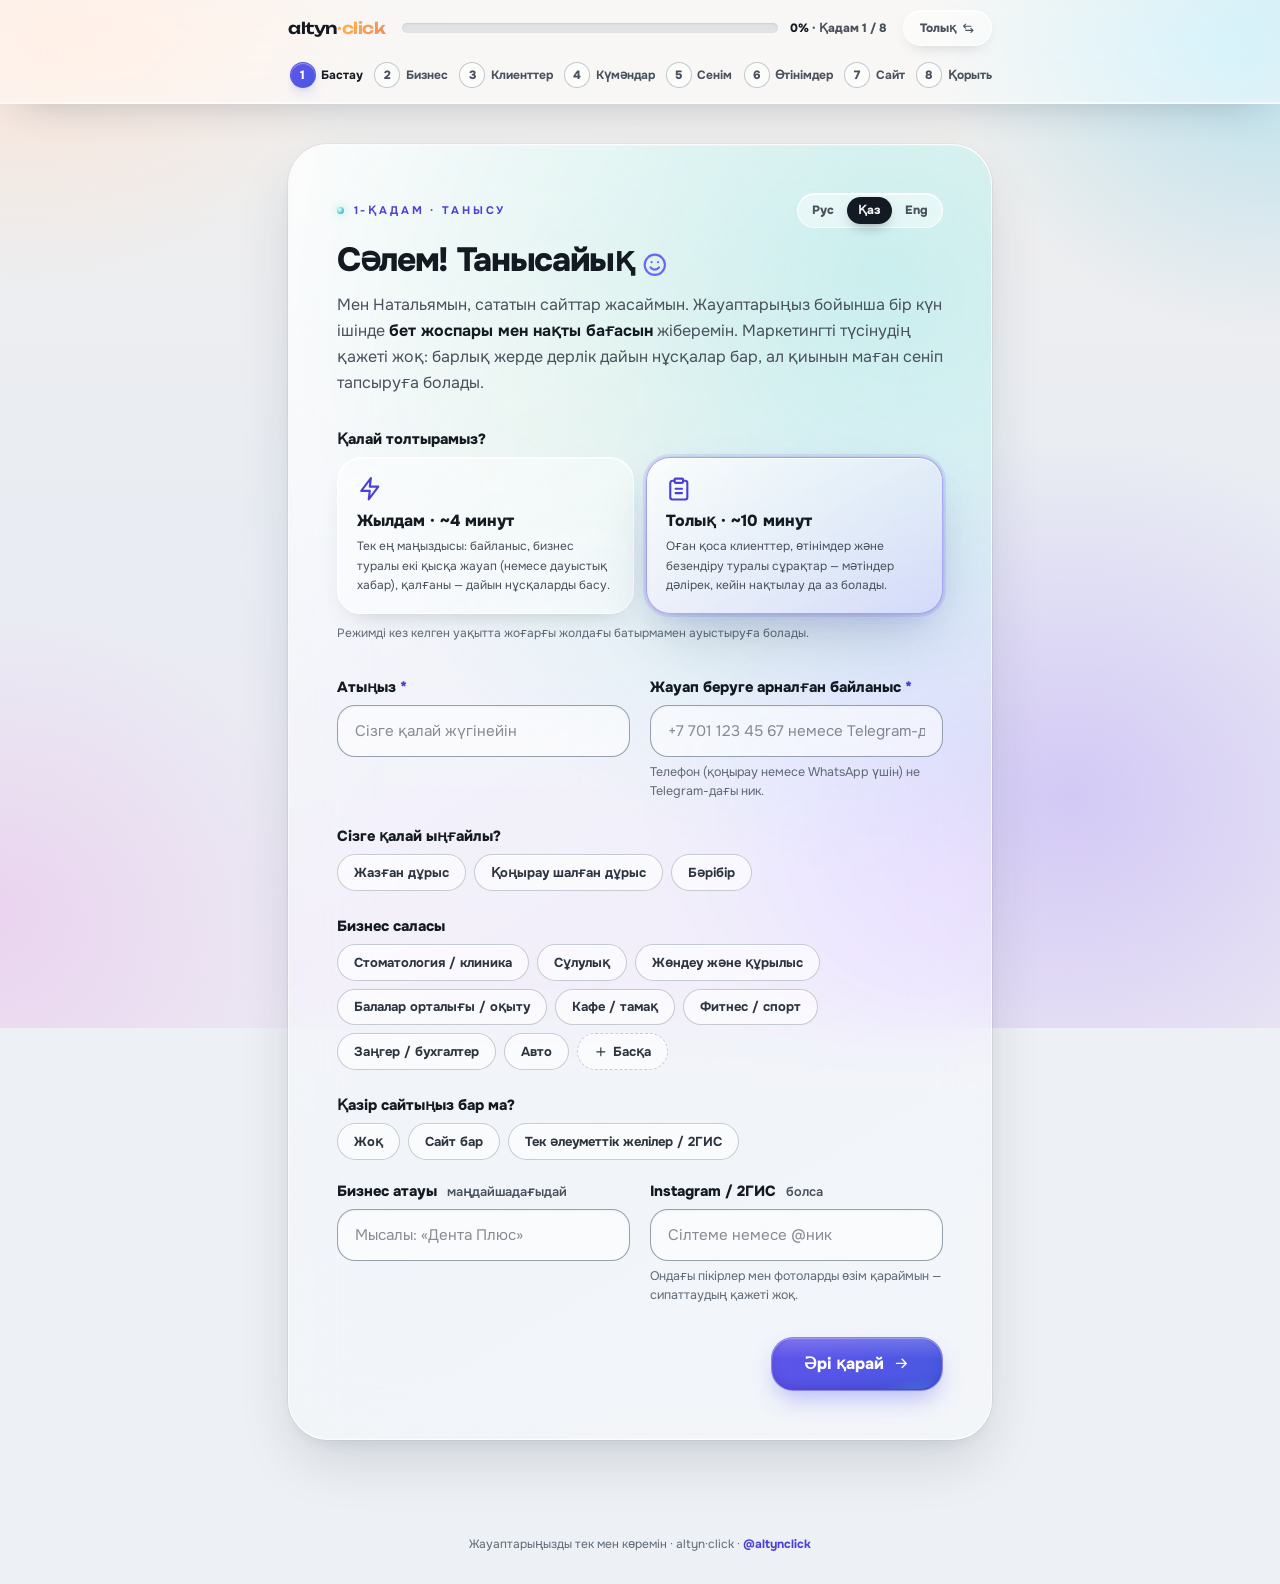
<file: kz/index.html>
<!DOCTYPE html>
<!-- Generated by scripts/build-i18n.mjs from /index.html — edit the Russian source and i18n/, then run node build.mjs -->
<html lang="kk">
<head>
<meta charset="UTF-8">
<meta name="viewport" content="width=device-width, initial-scale=1.0">
<title>Бриф — Altyn Click</title>
<meta name="description" content="Бизнесіңіз туралы 4–10 минутта айтып беріңіз: көбіне дайын нұсқаларды басу ғана. Қиынын маған сеніп тапсыруға болады.">
<meta property="og:type" content="website">
<meta property="og:site_name" content="Altyn Click">
<meta property="og:url" content="https://brief-aq7.pages.dev/kz/">
<meta property="og:title" content="Сайтқа арналған бриф — Altyn Click">
<meta property="og:description" content="Бизнесіңіз туралы 4–10 минутта айтыңыз, көбіне дайын нұсқаларды басу арқылы. Бет жоспары мен нақты бағасын бір күн ішінде жіберемін.">
<meta property="og:image" content="https://brief-aq7.pages.dev/og-kz.jpg?v=1">
<meta property="og:image:width" content="1200">
<meta property="og:image:height" content="630">
<meta property="og:image:alt" content="Altyn Click брифі: сайт жоспары мен бағасы бір күнде">
<meta name="twitter:card" content="summary_large_image">

<link rel="preconnect" href="https://fonts.googleapis.com">
<link rel="preconnect" href="https://fonts.gstatic.com" crossorigin>
<link href="https://fonts.googleapis.com/css2?family=Onest:wght@400;500;600;700;800&family=Unbounded:wght@600&display=swap" rel="stylesheet">

<meta name="theme-color" content="#EDF0F4">
<meta name="referrer" content="strict-origin-when-cross-origin">
<link rel="icon" href="../favicon.ico" sizes="any">
<link rel="icon" href="../favicon.svg" type="image/svg+xml">
<link rel="apple-touch-icon" href="../apple-touch-icon.png">
<link rel="stylesheet" href="../assets/brief.css?v=0fad2606dc">
</head>

<body class="antialiased">

<svg width="0" height="0" style="position:absolute" aria-hidden="true">
  <defs>
    <symbol id="i-hi" viewBox="0 0 24 24"><circle cx="12" cy="12" r="9.5"/><path d="M8 14.5s1.5 2 4 2 4-2 4-2"/><path d="M9 9.5h.01M15 9.5h.01"/></symbol>
    <symbol id="i-bolt" viewBox="0 0 24 24"><path d="M13 2 4 14h8l-1 8 9-12h-8z"/></symbol>
    <symbol id="i-list" viewBox="0 0 24 24"><rect x="8" y="2.5" width="8" height="4" rx="1"/><path d="M16 4.5h2a2 2 0 0 1 2 2V20a2 2 0 0 1-2 2H6a2 2 0 0 1-2-2V6.5a2 2 0 0 1 2-2h2M9 12h6M9 16h6"/></symbol>
    <symbol id="i-spark" viewBox="0 0 24 24"><path d="M11 3l1.8 5.2L18 10l-5.2 1.8L11 17l-1.8-5.2L4 10l5.2-1.8z"/><path d="M18.5 14.5l.8 2.2 2.2.8-2.2.8-.8 2.2-.8-2.2-2.2-.8 2.2-.8z"/></symbol>
    <symbol id="i-store" viewBox="0 0 24 24"><path d="M3.5 9 5 4h14l1.5 5M4.5 9v11h15V9M10 20v-5h4v5"/><path d="M3.5 9a2.8 2.8 0 0 0 5.7 0 2.8 2.8 0 0 0 5.6 0 2.8 2.8 0 0 0 5.7 0"/></symbol>
    <symbol id="i-users" viewBox="0 0 24 24"><path d="M16 21v-2a4 4 0 0 0-4-4H6a4 4 0 0 0-4 4v2"/><circle cx="9" cy="7" r="4"/><path d="M22 21v-2a4 4 0 0 0-3-3.9M16 3.1a4 4 0 0 1 0 7.8"/></symbol>
    <symbol id="i-shield" viewBox="0 0 24 24"><path d="M12 22s8-4 8-10V5l-8-3-8 3v7c0 6 8 10 8 10z"/><path d="m9 12 2 2 4-4"/></symbol>
    <symbol id="i-site" viewBox="0 0 24 24"><rect x="2.5" y="4" width="19" height="16" rx="2.5"/><path d="M2.5 9h19M6 6.5h.01M9 6.5h.01"/></symbol>
    <symbol id="i-send" viewBox="0 0 24 24"><path d="M22 2 11 13M22 2l-7 20-4-9-9-4z"/></symbol>
    <symbol id="i-plus" viewBox="0 0 24 24"><path d="M12 5v14M5 12h14"/></symbol>
    <symbol id="i-alert" viewBox="0 0 24 24"><circle cx="12" cy="12" r="9.5"/><path d="M12 7.5v5M12 16h.01"/></symbol>
    <symbol id="i-check" viewBox="0 0 24 24"><path d="M20 6 9 17l-5-5"/></symbol>
    <symbol id="i-mic" viewBox="0 0 24 24"><rect x="9" y="2" width="6" height="12" rx="3"/><path d="M5 10v1a7 7 0 0 0 14 0v-1M12 18v4M8 22h8"/></symbol>
    <symbol id="i-left" viewBox="0 0 24 24"><path d="M19 12H5M11 6l-6 6 6 6"/></symbol>
    <symbol id="i-right" viewBox="0 0 24 24"><path d="M5 12h14M13 6l6 6-6 6"/></symbol>
    <symbol id="i-x" viewBox="0 0 24 24"><path d="M18 6 6 18M6 6l12 12"/></symbol>
    <symbol id="i-swap" viewBox="0 0 24 24"><path d="M7 4 3 8l4 4M3 8h14M17 20l4-4-4-4M21 16H7"/></symbol>
    <symbol id="i-clip" viewBox="0 0 24 24"><path d="m21 11-8.6 8.6a5 5 0 0 1-7-7L14 4a3.3 3.3 0 0 1 4.7 4.7L10 17.3a1.7 1.7 0 0 1-2.4-2.4L15.5 7"/></symbol>
    <symbol id="i-down" viewBox="0 0 24 24"><path d="M12 3v12M7 10l5 5 5-5M4 21h16"/></symbol>
    <symbol id="i-undo" viewBox="0 0 24 24"><path d="M3 12a9 9 0 1 0 3-6.7L3 8M3 3v5h5"/></symbol>
  </defs>
</svg>

<header class="hdr-glass sticky top-0 z-50">
  <div class="max-w-3xl mx-auto px-4 md:px-8">
    <div class="flex items-center gap-3 md:gap-4 h-14">
      <div class="wm font-disp font-semibold text-base tracking-tight whitespace-nowrap">altyn<span class="text-gold">·click</span></div>
      <div class="flex-1 flex items-center gap-3 min-w-0">
        <div class="ptrack flex-1 h-2.5 rounded-full overflow-hidden min-w-[50px]"><div id="pBar" class="h-full pfill rounded-full" style="width:0%"></div></div>
        <div class="text-xs font-extrabold whitespace-nowrap"><span id="pPct">0%</span><span class="text-mut"> · <span id="pStep">Қадам 1 / 8</span></span></div>
      </div>
      <button type="button" id="modePill" class="navpill" title="Толтыру режимін ауыстыру"><span>Толық</span><svg class="ic"><use href="#i-swap"/></svg></button>
    </div>
    <nav id="dots" class="flex gap-1.5 md:gap-2 overflow-x-auto nosb pb-2.5" aria-label="Бриф қадамдары">
      <button type="button" class="dot" data-goto="1"><span class="dn">1</span><span class="dl">Бастау</span></button>
      <button type="button" class="dot" data-goto="2"><span class="dn">2</span><span class="dl">Бизнес</span></button>
      <button type="button" class="dot" data-goto="3"><span class="dn">3</span><span class="dl">Клиенттер</span></button>
      <button type="button" class="dot" data-goto="4"><span class="dn">4</span><span class="dl">Күмәндар</span></button>
      <button type="button" class="dot" data-goto="5"><span class="dn">5</span><span class="dl">Сенім</span></button>
      <button type="button" class="dot" data-goto="6"><span class="dn">6</span><span class="dl">Өтінімдер</span></button>
      <button type="button" class="dot" data-goto="7"><span class="dn">7</span><span class="dl">Сайт</span></button>
      <button type="button" class="dot" data-goto="8"><span class="dn">8</span><span class="dl">Қорытынды</span></button>
    </nav>
  </div>
</header>

<main class="max-w-3xl mx-auto px-3 sm:px-4 md:px-8 pt-6 md:pt-10 pb-16">
  <div id="formWrap" class="glass-panel px-5 py-8 sm:px-8 md:px-12 md:py-12">
  <div id="restoreBar" class="restorebar" hidden>
    <span>Жауаптарыңызды черновиктен қайтардым — сол жерден жалғастыра бересіз.</span>
    <button type="button" class="resetbtn" data-reset>Басынан бастау</button>
  </div>
  <form id="briefForm" novalidate>

        <section class="step active" data-step="1" id="step1">
      <div class="flex items-center justify-between gap-3 flex-wrap">
        <div class="eyebrow">1-қадам · Танысу</div>
        <nav class="langsw" aria-label="Бриф тілі">
          <a href="/" hreflang="ru" lang="ru" data-lang="ru">Рус</a>
          <a href="/kz/" hreflang="kk" lang="kk" data-lang="kk" aria-current="page">Қаз</a>
          <a href="/en/" hreflang="en" lang="en" data-lang="en">Eng</a>
        </nav>
      </div>
      <h1 class="h-step">Сәлем! Танысайық <svg class="ic-lg"><use href="#i-hi"/></svg></h1>
      <p class="text-mut mt-3 leading-relaxed">Мен Натальямын, сататын сайттар жасаймын. Жауаптарыңыз бойынша бір күн ішінде <b class="text-ink">бет жоспары мен нақты бағасын</b> жіберемін. Маркетингті түсінудің қажеті жоқ: барлық жерде дерлік дайын нұсқалар бар, ал қиынын маған сеніп тапсыруға болады.</p>

      <div class="mt-8">
        <div class="lb">Қалай толтырамыз?</div>
        <div class="grid sm:grid-cols-2 gap-3">
          <button type="button" class="modecard" data-mode="fast">
            <svg class="ic-lg"><use href="#i-bolt"/></svg>
            <div class="font-extrabold mt-1">Жылдам · ~4 минут</div>
            <p class="text-xs text-mut mt-1 leading-relaxed">Тек ең маңыздысы: байланыс, бизнес туралы екі қысқа жауап (немесе дауыстық хабар), қалғаны — дайын нұсқаларды басу.</p>
          </button>
          <button type="button" class="modecard" data-mode="full">
            <svg class="ic-lg"><use href="#i-list"/></svg>
            <div class="font-extrabold mt-1">Толық · ~10 минут</div>
            <p class="text-xs text-mut mt-1 leading-relaxed">Оған қоса клиенттер, өтінімдер және безендіру туралы сұрақтар — мәтіндер дәлірек, кейін нақтылау да аз болады.</p>
          </button>
        </div>
        <p class="text-xs text-mutd mt-2.5 leading-relaxed">Режимді кез келген уақытта жоғарғы жолдағы батырмамен ауыстыруға болады.</p>
      </div>

      <div class="mt-8 grid sm:grid-cols-2 gap-5">
        <div><label class="lb" for="f-name">Атыңыз <span class="req">*</span></label><input id="f-name" class="inp" maxlength="200" name="name" autocomplete="given-name" enterkeyhint="next" placeholder="Сізге қалай жүгінейін"></div>
        <div><label class="lb" for="f-contact">Жауап беруге арналған байланыс <span class="req">*</span></label><input id="f-contact" class="inp" maxlength="200" name="contact" autocomplete="tel" enterkeyhint="next" placeholder="+7 701 123 45 67 немесе Telegram-дағы @ник"><p class="hint">Телефон (қоңырау немесе WhatsApp үшін) не Telegram-дағы ник.</p></div>
      </div>

      <div class="mt-6 dhide">
        <div class="lb">Сізге қалай ыңғайлы?</div>
        <div class="chips" data-chips="contactway">
          <button type="button" class="chip" data-val="Лучше написать">Жазған дұрыс</button>
          <button type="button" class="chip" data-val="Лучше позвонить">Қоңырау шалған дұрыс</button>
          <button type="button" class="chip" data-val="Без разницы">Бәрібір</button>
        </div>
      </div>

      <div class="mt-6">
        <div class="lb">Бизнес саласы</div>
        <div class="chips" data-chips="niche" data-other="Мысалы: ветклиника, фотостудия">
          <button type="button" class="chip" data-val="Стоматология / клиника">Стоматология / клиника</button>
          <button type="button" class="chip" data-val="Красота">Сұлулық</button>
          <button type="button" class="chip" data-val="Ремонт и строительство">Жөндеу және құрылыс</button>
          <button type="button" class="chip" data-val="Детский центр / обучение">Балалар орталығы / оқыту</button>
          <button type="button" class="chip" data-val="Кафе / еда">Кафе / тамақ</button>
          <button type="button" class="chip" data-val="Фитнес / спорт">Фитнес / спорт</button>
          <button type="button" class="chip" data-val="Юрист / бухгалтер / консалтинг">Заңгер / бухгалтер</button>
          <button type="button" class="chip" data-val="Авто">Авто</button>
        </div>
      </div>

      <div class="mt-6">
        <div class="lb">Қазір сайтыңыз бар ма?</div>
        <div class="chips" data-chips="hassite">
          <button type="button" class="chip" data-val="Нет">Жоқ</button>
          <button type="button" class="chip" data-val="Есть сайт">Сайт бар</button>
          <button type="button" class="chip" data-val="Только соцсети / 2ГИС">Тек әлеуметтік желілер / 2ГИС</button>
        </div>
      </div>

      <div class="mt-5 grid sm:grid-cols-2 gap-5">
        <div><label class="lb" for="f-bizname">Бизнес атауы <span class="lbhint">маңдайшадағыдай</span></label><input id="f-bizname" class="inp" maxlength="200" name="bizname" enterkeyhint="next" placeholder="Мысалы: «Дента Плюс»"></div>
        <div><label class="lb" for="f-socials">Instagram / 2ГИС <span class="lbhint">болса</span></label><input id="f-socials" class="inp" maxlength="200" name="socials" enterkeyhint="next" placeholder="Сілтеме немесе @ник"><p class="hint">Ондағы пікірлер мен фотоларды өзім қараймын — сипаттаудың қажеті жоқ.</p></div>
        <div data-if="hassite=Есть сайт"><label class="lb" for="f-siteurl">Қазіргі сайттың мекенжайы</label><input id="f-siteurl" class="inp" maxlength="200" name="siteurl" placeholder="example.kz"></div>
      </div>
      <div class="mt-5 dhide" data-if="hassite=Есть сайт">
        <div class="lb">Қазіргі сайттың несі ұнамайды?</div>
        <div class="chips" data-chips="siteissues" data-multi data-other="Өз сөзіңізбен">
          <button type="button" class="chip" data-val="Нет заявок">Өтінімдер жоқ</button>
          <button type="button" class="chip" data-val="Устарел внешне">Сырт келбеті ескірген</button>
          <button type="button" class="chip" data-val="Неудобно на телефоне">Телефонда ыңғайсыз</button>
          <button type="button" class="chip" data-val="Сложно обновлять">Жаңарту қиын</button>
          <button type="button" class="chip" data-val="Медленно грузится">Баяу жүктеледі</button>
          <button type="button" class="chip" data-val="Не находится в поиске">Іздеуде табылмайды</button>
        </div>
      </div>
      <input id="hp" name="hp_x7q" class="hp" tabindex="-1" autocomplete="off" aria-hidden="true">
    </section>

        <section class="step" data-step="2" id="step2">
      <div class="eyebrow">2-қадам · Бизнес және қызметтер</div>
      <h2 class="h-step">Немен айналысасыз <svg class="ic-lg"><use href="#i-store"/></svg></h2>
      <p class="text-mut mt-2.5 leading-relaxed max-w-lg">Бұл мен сіздің орныңызға ойлап таба алмайтын жалғыз блок. Қысқаша жазсаңыз болады, немесе дауыспен.</p>

            <div class="voicecard mt-7" data-rec="business">
        <div class="flex items-center gap-4">
          <button type="button" class="recbtn" aria-label="Дауыстық хабар жазу">
            <svg class="rmic w-6 h-6 icon-stroke"><use href="#i-mic"/></svg>
            <svg class="rstop w-5 h-5" viewBox="0 0 24 24" fill="currentColor"><rect x="6" y="6" width="12" height="12" rx="2"/></svg>
          </button>
          <div>
            <div class="rtitle font-extrabold text-sm">Бизнесіңіз туралы өз сөзіңізбен айтыңыз</div>
            <div class="rtimer text-xs text-mut mt-1">0:00 · 5 минутқа дейін</div>
          </div>
        </div>
        <p class="text-sm text-mut mt-3.5 leading-relaxed">Не жазарыңызды білмейсіз бе? Бизнесіңіз туралы адамға айтқандай айтып беріңіз. Қалғанын өзім реттеймін. <b class="text-ink">15 секундтан асатын дауыстық хабар болса, «Немен айналысасыз» және «Қызметтер» өрістерін толтырмауға болады, ал клиенттер туралы сұрақтарда айтып үлгермегеніңізді ғана белгілеңіз.</b></p>
        <div class="vlist mt-3 space-y-2"></div>
        <p class="rhint text-xs text-mutd mt-2.5" aria-live="polite"></p>
        <p class="text-[11px] text-mutd mt-1">Жазба брифпен бірге жіберіледі, ал бетті жапсаңыз, черновикте сақталады.</p>
      </div>

      <div class="mt-8 space-y-5">
        <div><label class="lb" for="f-activity">Немен айналысасыз? <span class="req">*</span></label>
          <textarea id="f-activity" class="inp" maxlength="2000" name="activity" placeholder="Мысалы: Алматыдағы отбасылық стоматология, ересектер мен балаларды емдейміз. 2016 жылдан бері жұмыс істейміз."></textarea>
          <p class="hint">Бір-екі сөйлем жеткілікті: не істейсіз және кім үшін.</p></div>
        <div class="grid sm:grid-cols-2 gap-5">
          <div>
            <div class="lb">Қала <span class="req">*</span></div>
            <div class="chips" data-chips="city" data-other="Сіздің қалаңыз">
              <button type="button" class="chip" data-val="Алматы">Алматы</button>
              <button type="button" class="chip" data-val="Астана">Астана</button>
              <button type="button" class="chip" data-val="Шымкент">Шымкент</button>
              <button type="button" class="chip" data-val="Несколько городов / весь Казахстан">Бірнеше қала</button>
            </div>
          </div>
          <div>
            <div class="lb">Клиенттермен қай жерде жұмыс істейсіз?</div>
            <div class="chips" data-chips="format" data-multi data-other="Мысалы: көрмелерде">
              <button type="button" class="chip" data-val="У нас на месте">Өз орнымызда</button>
              <button type="button" class="chip" data-val="Выезд к клиенту">Клиентке барамыз</button>
              <button type="button" class="chip" data-val="Онлайн">Онлайн</button>
              <button type="button" class="chip" data-val="Доставка">Жеткізу</button>
            </div>
          </div>
        </div>
        <div><label class="lb" for="f-services">Негізгі қызметтер немесе тауарлар <span class="req">*</span></label>
          <textarea id="f-services" class="inp" maxlength="2000" name="services" placeholder="Тісжегіні емдеу — 15 000 ₸-ден; тазалау — 18 000 ₸; имплант — 250 000 ₸-ден"></textarea>
          <p class="hint">Үтір арқылы тізіммен жазсаңыз болады. Бағасы — шамамен, «сұрау бойынша» немесе мүлдем жоқ.</p></div>
        <div class="dhide"><label class="lb" for="f-top">Қандай тапсырыстар көбірек болғанын қалайсыз? <span class="lbhint">1–3 қызмет</span></label>
          <input id="f-top" class="inp" maxlength="200" name="top" placeholder="Ең тиімді немесе ең ұнайтыны"></div>
        <div>
          <div class="lb">Клиент бір ретте әдетте қанша төлейді?</div>
          <div class="chips" data-chips="avgcheck">
            <button type="button" class="chip" data-val="до 10 000 ₸">10 000 ₸-ге дейін</button>
            <button type="button" class="chip" data-val="10–50 000 ₸">10–50 000 ₸</button>
            <button type="button" class="chip" data-val="50–200 000 ₸">50–200 000 ₸</button>
            <button type="button" class="chip" data-val="больше 200 000 ₸">200 000 ₸-ден көп</button>
            <button type="button" class="chip" data-val="Очень по-разному">Әртүрлі</button>
          </div>
        </div>
      </div>
    </section>

        <section class="step" data-step="3" id="step3">
      <div class="flex items-start justify-between gap-4 flex-wrap">
        <div>
          <div class="eyebrow">3-қадам · Сіздің клиенттеріңіз</div>
          <h2 class="h-step">Сізден кім және неге сатып алады <svg class="ic-lg"><use href="#i-users"/></svg></h2>
          <p class="text-mut mt-2.5 leading-relaxed max-w-lg">Сату үшін ең құнды блок. Сәйкес келетінін белгілеңіз — бірер рет басудың өзі көмектеседі.</p>
        </div>
        <label class="trustbtn mt-2"><input type="checkbox" class="tcbx" data-trust="3"><svg class="ic"><use href="#i-spark"/></svg><span>Сізге сенемін</span></label>
      </div>
      <p class="voicenote mt-5" hidden><svg class="ic"><use href="#i-mic"/></svg><span>Сіз бизнес туралы дауыспен айтып бердіңіз — айтып үлгермегеніңізді ғана белгілеңіз.</span></p>
      <div class="blk-fields mt-8 space-y-6">
        <div>
          <div class="lb">Сізге көбіне кім жүгінеді? <span class="req">*</span></div>
          <div class="chips" data-chips="who" data-multi data-other="Мысалы: ит иелері, студенттер">
            <button type="button" class="chip" data-val="Женщины">Әйелдер</button>
            <button type="button" class="chip" data-val="Мужчины">Ерлер</button>
            <button type="button" class="chip" data-val="Семьи / пары">Отбасылар / жұптар</button>
            <button type="button" class="chip" data-val="Родители для детей">Балаларына ата-аналар</button>
            <button type="button" class="chip" data-val="Пожилые / дети для родителей">Егде жастағылар / ата-анасына</button>
            <button type="button" class="chip" data-val="Компании">Компаниялар</button>
            <button type="button" class="chip" data-val="Туристы / приезжие">Туристер / келушілер</button>
          </div>
        </div>
        <div class="dhide" data-if="who=Родители для детей|Пожилые / дети для родителей|Компании|Семьи / пары">
          <div class="lb">Сізге жүгіну-жүгінбеуді әдетте кім шешеді?</div>
          <div class="chips" data-chips="decider" data-multi data-other="Мысалы: бухгалтер таңдайды, директор төлейді">
            <button type="button" class="chip" data-val="Сам клиент">Клиенттің өзі</button>
            <button type="button" class="chip" data-val="Родитель">Ата-ана</button>
            <button type="button" class="chip" data-val="Пара / семья">Жұп / отбасы</button>
            <button type="button" class="chip" data-val="Руководитель компании">Компания басшысы</button>
            <button type="button" class="chip" data-val="Несколько человек">Бірнеше адам</button>
          </div>
          <p class="hint">Кейде қызметті біреу пайдаланады, ал шешімді басқа адам қабылдайды — мысалы, бала мен ата-ана. Сайт шешім қабылдайтын адаммен сөйлеседі.</p>
        </div>
        <div class="dhide">
          <div class="lb">Әдетте немен келеді?</div>
          <div class="chips" data-chips="situation" data-multi data-other="Мысалы: «балаға 4 жас, нашар сөйлейді»">
            <button type="button" class="chip" data-val="Срочная проблема — нужно решить сейчас">Шұғыл мәселе</button>
            <button type="button" class="chip" data-val="Планируют заранее">Алдын ала жоспарлайды</button>
            <button type="button" class="chip" data-val="Регулярный уход / обслуживание">Тұрақты күтім</button>
            <button type="button" class="chip" data-val="Подарок">Сыйлық</button>
            <button type="button" class="chip" data-val="Переделать за другими">Басқалардан кейін қайта жасау</button>
            <button type="button" class="chip" data-val="Праздник / событие">Мереке / іс-шара</button>
          </div>
        </div>
        <div>
          <div class="lb">Клиенттер сізді көбіне не үшін мақтайды? <span class="req">*</span></div>
          <div class="chips" data-chips="why" data-multi data-other="Клиенттер қалай айтады">
            <button type="button" class="chip" data-val="Хороший результат">Жақсы нәтиже</button>
            <button type="button" class="chip" data-val="Адекватные цены">Орынды баға</button>
            <button type="button" class="chip" data-val="Быстро, в срок">Тез, уақытында</button>
            <button type="button" class="chip" data-val="Понятно всё объясняют">Бәрін түсінікті түсіндіреді</button>
            <button type="button" class="chip" data-val="Вежливые, внимательные">Сыпайы, ықыласты</button>
            <button type="button" class="chip" data-val="Конкретного специалиста">Нақты бір маманды</button>
            <button type="button" class="chip" data-val="Чисто и уютно">Таза әрі жайлы</button>
            <button type="button" class="chip" data-val="Удобно добираться">Жету оңай</button>
            <button type="button" class="chip" data-val="Гарантия">Кепілдік</button>
            <button type="button" class="chip" data-val="Современное оборудование / материалы">Заманауи жабдық</button>
            <button type="button" class="chip" data-val="Работают допоздна / без выходных">Кешке дейін / демалыссыз</button>
            <button type="button" class="chip" data-val="Рассрочка / Kaspi Red">Бөліп төлеу / Kaspi Red</button>
          </div>
          <p class="hint">Клиенттерден естігеніңізді белгілеңіз. Есіңізде болмаса, «Сізге сенемін» батырмасын басыңыз: пікірлерден табамын.</p>
        </div>
        <div class="dhide"><label class="lb" for="f-thanks">Нақты қалай мақтайды — өз сөздерімен? <span class="lbhint">пікірден немесе хат алмасудан бір сөз тіркесі</span></label>
          <textarea id="f-thanks" class="inp" maxlength="2000" name="thanks" placeholder="«Алғаш рет тіс емдеу қорқынышты болмады», «Уәде еткендей 3 күнде жасады»"></textarea>
          <div class="vmini mt-2.5" data-rec="thanks">
            <button type="button" class="recbtn sm" aria-label="Дауыспен жауап беру">
              <svg class="rmic w-4 h-4 icon-stroke"><use href="#i-mic"/></svg>
              <svg class="rstop w-3.5 h-3.5" viewBox="0 0 24 24" fill="currentColor"><rect x="6" y="6" width="12" height="12" rx="2"/></svg>
            </button>
            <div class="min-w-0"><div class="rtitle text-xs font-extrabold">Немесе дауыспен жауап беріңіз</div><div class="rtimer text-[11px] text-mut">5 минутқа дейін</div></div>
            <div class="vlist basis-full space-y-2"></div>
            <p class="rhint basis-full text-xs text-mutd" aria-live="polite"></p>
          </div>
        </div>
      </div>
      <div class="trustnote"><svg class="ic"><use href="#i-spark"/></svg><span>Сіз және бәсекелестеріңіз туралы пікірлерді зерттеп, сізді неге таңдайтынын өзім тұжырымдаймын. Ойыңыз өзгерсе, белгіні алып тастаңыз.</span></div>
    </section>

        <section class="step" data-step="4" id="step4">
      <div class="flex items-start justify-between gap-4 flex-wrap">
        <div>
          <div class="eyebrow">4-қадам · Күмәндар</div>
          <h2 class="h-step">Сатып алуға не кедергі <svg class="ic-lg"><use href="#i-alert"/></svg></h2>
          <p class="text-mut mt-2.5 leading-relaxed max-w-lg">Осыдан сайтта қоңырауға дейін-ақ күмәнді сейілтетін жауаптар шығады.</p>
        </div>
        <label class="trustbtn mt-2"><input type="checkbox" class="tcbx" data-trust="4"><svg class="ic"><use href="#i-spark"/></svg><span>Сізге сенемін</span></label>
      </div>
      <div class="blk-fields mt-8 space-y-6">
        <div>
          <div class="lb">Клиенттерді әдетте не алаңдатады немесе қорқытады? <span class="req">*</span></div>
          <div class="chips" data-chips="doubts" data-multi data-other="Клиенттер не дейді">
            <button type="button" class="chip" data-val="Кажется дорого">Қымбат көрінеді</button>
            <button type="button" class="chip" data-val="Не уверены в результате">Нәтижеге сенімсіз</button>
            <button type="button" class="chip" data-val="Непонятна итоговая цена">Соңғы бағасы түсініксіз</button>
            <button type="button" class="chip" data-val="Боятся (больно, страшно, рискованно)">Қорқады: ауырады, қорқынышты, тәуекел</button>
            <button type="button" class="chip" data-val="Боятся навязанных услуг">Артық қызмет таңудан қорқады</button>
            <button type="button" class="chip" data-val="Далеко / неудобно добираться">Жету алыс</button>
            <button type="button" class="chip" data-val="Долго ждать записи">Жазылуды ұзақ күту</button>
            <button type="button" class="chip" data-val="Не знаю">Білмеймін</button>
          </div>
        </div>
        <div class="dhide"><label class="lb" for="f-faq">Сатып алар алдында көбіне не сұрайды?</label>
          <textarea id="f-faq" class="inp" maxlength="2000" name="faq" placeholder="«Қанша уақыт алады?», «Бөліп төлеуге бола ма?», «Баламен келуге бола ма?»"></textarea>
          <p class="hint">Осыдан сайтта «Сұрақтар» блогын жасаймыз.</p></div>
        <div class="dhide">
          <div class="lb">Адам сізбен сөйлескеннен кейін кейде неге сатып алмайды? <span class="lbhint">қаласаңыз</span></div>
          <div class="chips" data-chips="refuse" data-multi data-other="Кетерде не дейді">
            <button type="button" class="chip" data-val="Сравнивает с другими">Басқалармен салыстырады</button>
            <button type="button" class="chip" data-val="Хочет подумать / посоветоваться">Ойланып, ақылдасқысы келеді</button>
            <button type="button" class="chip" data-val="Не готов сейчас">Қазір дайын емес</button>
            <button type="button" class="chip" data-val="Не понимает разницу между вариантами">Нұсқалардың айырмасын түсінбейді</button>
            <button type="button" class="chip" data-val="Не подходят условия / формат">Шарттары немесе форматы сәйкес келмейді</button>
            <button type="button" class="chip" data-val="Не знаю">Білмеймін</button>
          </div>
        </div>
        <div class="dhide"><label class="lb" for="f-rivals">Сізді әдетте кіммен салыстырады? <span class="lbhint">қаласаңыз</span></label>
          <input id="f-rivals" class="inp" maxlength="200" name="rivals" placeholder="1–3 атау немесе сілтеме — қалғанын өзім зерттеймін"></div>
      </div>
      <div class="trustnote"><svg class="ic"><use href="#i-spark"/></svg><span>Сіз және бәсекелестеріңіз туралы пікірлерді зерттеп, жиі кездесетін күмәндар мен оларға жауаптарды өзім жинаймын.</span></div>
    </section>

        <section class="step" data-step="5" id="step5">
      <div class="flex items-start justify-between gap-4 flex-wrap">
        <div>
          <div class="eyebrow">5-қадам · Сенім</div>
          <h2 class="h-step">Сөзді немен дәлелдейміз <svg class="ic-lg"><use href="#i-shield"/></svg></h2>
          <p class="text-mut mt-2.5 leading-relaxed max-w-lg">Адамдар уәдеге емес, дәлелге сенеді. Сізде қазір не бар екенін белгілеңіз.</p>
        </div>
        <label class="trustbtn mt-2"><input type="checkbox" class="tcbx" data-trust="5"><svg class="ic"><use href="#i-spark"/></svg><span>Сізге сенемін</span></label>
      </div>
      <div class="blk-fields mt-8 space-y-6">
        <div>
          <div class="lb">Осылардың қайсысы сізде бар? <span class="req">*</span></div>
          <div class="chips" data-chips="proof" data-multi data-other="Мысалы: елшіліктермен жұмыс істейміз">
            <button type="button" class="chip" data-val="Отзывы в 2ГИС / Google">2ГИС / Google-дағы пікірлер</button>
            <button type="button" class="chip" data-val="Отзывы в Instagram / WhatsApp">Instagram / WhatsApp-тағы пікірлер</button>
            <button type="button" class="chip" data-val="Фото работ / до-после">Жұмыс фотолары / дейін-кейін</button>
            <button type="button" class="chip" data-val="Видеоотзывы">Бейнепікірлер</button>
            <button type="button" class="chip" data-val="Фото команды и места">Команда мен орынның фотосы</button>
            <button type="button" class="chip" data-val="Лицензия">Лицензия</button>
            <button type="button" class="chip" data-val="Сертификаты / дипломы">Сертификаттар / дипломдар</button>
            <button type="button" class="chip" data-val="Много лет опыта">Көп жылдық тәжірибе</button>
            <button type="button" class="chip" data-val="Цифры: клиенты, проекты">Сандар: клиенттер, жобалар</button>
            <button type="button" class="chip" data-val="Гарантия">Кепілдік</button>
            <button type="button" class="chip" data-val="Известные клиенты / партнёры">Белгілі клиенттер</button>
            <button type="button" class="chip" data-val="Награды / публикации">Марапаттар / жарияланымдар</button>
            <button type="button" class="chip" data-val="Пока нечем — поможете">Әзірге жоқ — көмектесесіз</button>
          </div>
        </div>
        <div data-if="proof=Много лет опыта|Цифры: клиенты, проекты|Гарантия"><label class="lb" for="f-numbers">Сандар мен шарттар</label>
          <input id="f-numbers" class="inp" maxlength="200" name="numbers" placeholder="Мысалы: 2016 жылдан бері, 3 000 пациент, 2 жыл кепілдік"></div>
        <div class="dhide">
          <div class="lb">Сайт үшін тағы не бар?</div>
          <div class="chips" data-chips="has" data-multi data-other="Мысалы: PDF каталог">
            <button type="button" class="chip" data-val="Профессиональные фото">Кәсіби фотолар</button>
            <button type="button" class="chip" data-val="Видео">Бейне</button>
            <button type="button" class="chip" data-val="Готовые тексты">Дайын мәтіндер</button>
            <button type="button" class="chip" data-val="Прайс / презентация">Прайс / презентация</button>
            <button type="button" class="chip" data-val="Ничего — поможете">Ештеңе жоқ — көмектесесіз</button>
          </div>
        </div>
        <div>
          <div class="lb">Файлдарды тіркеу <span class="lbhint">қаласаңыз</span></div>
          <label class="filebtn"><input type="file" id="fileInp" multiple accept="image/*,application/pdf"><svg class="ic"><use href="#i-clip"/></svg><span>Логотип, фото, прайс</span></label>
          <div id="fileList" class="mt-2.5 space-y-2"></div>
          <p class="hint">Фото және PDF, барлығы 8 файлға және 25 МБ-қа дейін. Кейін Telegram-ға да жіберуге болады.</p>
        </div>
      </div>
      <div class="trustnote"><svg class="ic"><use href="#i-spark"/></svg><span>Әлеуметтік желілеріңіз бен 2ГИС-ті қарап, дәлелдерді өзім жинаймын, ал жетіспейтінін қалай тез алуға болатынын айтамын.</span></div>
    </section>

        <section class="step" data-step="6" id="step6">
      <div class="flex items-start justify-between gap-4 flex-wrap">
        <div>
          <div class="eyebrow">6-қадам · Өтінімдер</div>
          <h2 class="h-step">Клиент сізге қалай жетеді <svg class="ic-lg"><use href="#i-send"/></svg></h2>
          <p class="text-mut mt-2.5 leading-relaxed max-w-lg">Сайттағы батырма сізге жауап беруге ыңғайлы жерге апаруы үшін.</p>
        </div>
        <label class="trustbtn mt-2"><input type="checkbox" class="tcbx" data-trust="6"><svg class="ic"><use href="#i-spark"/></svg><span>Сізге сенемін</span></label>
      </div>
      <div class="blk-fields mt-8 space-y-6">
        <div>
          <div class="lb">Жаңа клиенттерді қабылдау сізге қалай ыңғайлы? <span class="req">*</span></div>
          <div class="chips" data-chips="action" data-other="Мысалы: прайсты жүктеп алу">
            <button type="button" class="chip" data-val="Написать в WhatsApp">WhatsApp-қа жазу</button>
            <button type="button" class="chip" data-val="Написать в Telegram">Telegram-ға жазу</button>
            <button type="button" class="chip" data-val="Позвонить">Қоңырау шалу</button>
            <button type="button" class="chip" data-val="Записаться онлайн">Онлайн жазылу</button>
            <button type="button" class="chip" data-val="Оставить заявку на сайте">Сайтта өтінім қалдыру</button>
            <button type="button" class="chip" data-val="Прийти по адресу">Мекенжайға келу</button>
          </div>
          <p class="hint">Мұны сайттың басты батырмасы етемін. Байланыстың басқа тәсілдері де болады.</p>
        </div>
        <div data-if="action=Написать в WhatsApp|Написать в Telegram|Позвонить">
          <div class="lb">Батырмаға қай нөмірді немесе никті қоямыз?</div>
          <div class="chips" data-chips="pubsame">
            <button type="button" class="chip" data-val="Тот же, что для связи со мной">Менімен байланысқа берілгенмен бірдей</button>
            <button type="button" class="chip" data-val="Другой">Басқа</button>
          </div>
        </div>
        <div data-if="pubsame=Другой"><label class="lb" for="f-pubphone">Сайттағы батырмаларға арналған нөмір немесе ник</label>
          <input id="f-pubphone" class="inp" maxlength="200" name="pubphone" enterkeyhint="next" placeholder="+7 777 000 00 00 — әкімшінің WhatsApp-ы"></div>
        <div class="dhide" data-if="format=У нас на месте;action=Прийти по адресу"><label class="lb" for="f-addr">Мекенжай және жұмыс уақыты</label>
          <input id="f-addr" class="inp" maxlength="300" name="addr" enterkeyhint="next" placeholder="Абай 10, 2-қабат · дс–сн 10:00–20:00"><p class="hint">2ГИС-те бәрі дұрыс көрсетілсе, жазбасаңыз да болады.</p></div>
        <div data-if="action=Оставить заявку на сайте">
          <div class="lb">Сайттан түскен өтінімдерді қайда жіберу керек?</div>
          <div class="chips" data-chips="leadto" data-multi data-other="Мысалы: CRM-ге">
            <button type="button" class="chip" data-val="WhatsApp">WhatsApp</button>
            <button type="button" class="chip" data-val="Telegram">Telegram</button>
            <button type="button" class="chip" data-val="Email">Email</button>
          </div>
        </div>
        <div class="dhide">
          <div class="lb">Сайтта тағы не керек болады? <span class="lbhint">бағасын талқылаймыз</span></div>
          <div class="chips" data-chips="extras" data-multi data-other="Мысалы: жеке кабинет">
            <button type="button" class="chip" data-val="Онлайн-запись">Онлайн жазылу</button>
            <button type="button" class="chip" data-val="Онлайн-оплата / Kaspi">Онлайн төлем / Kaspi</button>
            <button type="button" class="chip" data-val="Каталог или прайс">Каталог немесе прайс</button>
            <button type="button" class="chip" data-val="Калькулятор стоимости / подбор по вопросам">Калькулятор немесе сұрақтар арқылы таңдау</button>
            <button type="button" class="chip" data-val="Связь с CRM">CRM-мен байланыс</button>
          </div>
        </div>
        <div data-if="action=Записаться онлайн;extras=Онлайн-запись">
          <div class="lb">Қандай жазылу сервисін пайдаланасыз?</div>
          <div class="chips" data-chips="booking" data-other="Сервис атауы">
            <button type="button" class="chip" data-val="Altegio">Altegio</button>
            <button type="button" class="chip" data-val="YCLIENTS">YCLIENTS</button>
            <button type="button" class="chip" data-val="Пока не используем">Әзірге пайдаланбаймыз</button>
            <button type="button" class="chip" data-val="Нужна помощь с выбором">Таңдауға көмек керек</button>
          </div>
        </div>
        <div class="dhide">
          <div class="lb">Адам өтінім қалдырған немесе сізге жазған соң не болады?</div>
          <div class="chips" data-chips="afterlead" data-multi data-other="Сізде қалай">
            <button type="button" class="chip" data-val="Отвечаем в WhatsApp">WhatsApp-та жауап береміз</button>
            <button type="button" class="chip" data-val="Звоним">Қоңырау шаламыз</button>
            <button type="button" class="chip" data-val="Записываем на консультацию">Кеңеске жазамыз</button>
            <button type="button" class="chip" data-val="Приглашаем приехать">Келуге шақырамыз</button>
            <button type="button" class="chip" data-val="Делаем расчёт">Есеп жасаймыз</button>
            <button type="button" class="chip" data-val="Отправляем предложение">Ұсыныс жібереміз</button>
          </div>
        </div>
        <div class="dhide">
          <div class="lb">Клиентке әдетте кім жауап береді?</div>
          <div class="chips" data-chips="responder" data-other="Кім">
            <button type="button" class="chip" data-val="Владелец">Иесі</button>
            <button type="button" class="chip" data-val="Менеджер">Менеджер</button>
            <button type="button" class="chip" data-val="Администратор">Әкімші</button>
            <button type="button" class="chip" data-val="Специалист">Маман</button>
            <button type="button" class="chip" data-val="Несколько человек">Бірнеше адам</button>
          </div>
        </div>
        <div class="dhide" data-if="responder=*">
          <div class="lb">Әдетте қаншалықты тез жауап бересіз?</div>
          <div class="chips" data-chips="speed">
            <button type="button" class="chip" data-val="Сразу / в течение нескольких минут">Бірден / бірнеше минут ішінде</button>
            <button type="button" class="chip" data-val="В течение часа">Бір сағат ішінде</button>
            <button type="button" class="chip" data-val="В течение рабочего дня">Жұмыс күні ішінде</button>
            <button type="button" class="chip" data-val="Иногда позже">Кейде кешірек</button>
            <button type="button" class="chip" data-val="По-разному">Әртүрлі</button>
          </div>
          <p class="hint">Шынайы жауап батырмаға дұрыс жазу қоюға көмектеседі — мысалы, «15 минутта жауап береміз».</p>
        </div>
        <div class="dhide">
          <div class="lb">Қазір клиенттер қайдан келеді?</div>
          <div class="chips" data-chips="sources" data-multi data-other="Мысалы: серіктестер, OLX">
            <button type="button" class="chip" data-val="Сарафан / рекомендации">Ауызша ұсыныс</button>
            <button type="button" class="chip" data-val="Instagram">Instagram</button>
            <button type="button" class="chip" data-val="2ГИС и карты">2ГИС және карталар</button>
            <button type="button" class="chip" data-val="TikTok">TikTok</button>
            <button type="button" class="chip" data-val="Реклама">Жарнама</button>
            <button type="button" class="chip" data-val="Проходят мимо">Жанынан өтіп бара жатып</button>
          </div>
        </div>
      </div>
      <div class="trustnote"><svg class="ic"><use href="#i-spark"/></svg><span>Басты әрекетті сіздің салаңызға қарай өзім ұсынамын, ал өтінімдерге қалай жауап беретініңізді қоңырау кезінде нақтылаймын.</span></div>
    </section>

        <section class="step" data-step="7" id="step7">
      <div class="flex items-start justify-between gap-4 flex-wrap">
        <div>
          <div class="eyebrow">7-қадам · Сайт</div>
          <h2 class="h-step">Сайт қандай болады <svg class="ic-lg"><use href="#i-site"/></svg></h2>
          <p class="text-mut mt-2.5 leading-relaxed max-w-lg">Тілі, безендірілуі және мерзімі. Стиль мен түстерді өзім таңдаймын.</p>
        </div>
        <label class="trustbtn mt-2"><input type="checkbox" class="tcbx" data-trust="7"><svg class="ic"><use href="#i-spark"/></svg><span>Сізге сенемін</span></label>
      </div>
      <div class="blk-fields mt-8 space-y-6">
        <div>
          <div class="lb">Сайт қай тілде болады? <span class="req">*</span></div>
          <div class="chips" data-chips="lang" data-multi>
            <button type="button" class="chip" data-val="Русский">Орысша</button>
            <button type="button" class="chip" data-val="Казахский">Қазақша</button>
            <button type="button" class="chip" data-val="Английский">Ағылшынша</button>
          </div>
          <p class="hint">Бір тіл бағаға кіреді, әр келесісі — +30 000 ₸.</p>
        </div>
        <div data-if="lang=Казахский">
          <div class="lb">Қазақша мәтіндер</div>
          <div class="chips" data-chips="kztext">
            <button type="button" class="chip" data-val="Есть готовые тексты">Дайын мәтіндер бар</button>
            <button type="button" class="chip" data-val="Нужен перевод — сделайте вы">Аударма керек — өзіңіз жасаңыз</button>
            <button type="button" class="chip" data-val="Переведёт наш человек">Біздің адам аударады</button>
          </div>
        </div>
        <div data-if="lang=Английский">
          <div class="lb">Ағылшынша мәтіндер</div>
          <div class="chips" data-chips="entext">
            <button type="button" class="chip" data-val="Есть готовые тексты">Дайын мәтіндер бар</button>
            <button type="button" class="chip" data-val="Нужен перевод — сделайте вы">Аударма керек — өзіңіз жасаңыз</button>
            <button type="button" class="chip" data-val="Переведёт наш человек">Біздің адам аударады</button>
          </div>
        </div>
        <div>
          <div class="lb">Сізде фирмалық стиль бар ма?</div>
          <div class="chips" data-chips="brand">
            <button type="button" class="chip" data-val="Есть">Бар</button>
            <button type="button" class="chip" data-val="Есть только логотип">Тек логотип бар</button>
            <button type="button" class="chip" data-val="Нет">Жоқ</button>
          </div>
          <p class="hint">Бұл маңдайша, әлеуметтік желілер, визиткалар безендірілген логотип, түстер мен қаріптер. Жоқ болса, салаңызға қарай таңдаймын.</p>
        </div>
        <div class="dhide" data-if="brand=Есть">
          <div class="lb">Нақты не бар?</div>
          <div class="chips" data-chips="brandparts" data-multi data-other="Мысалы: фирмалық өрнек">
            <button type="button" class="chip" data-val="Логотип">Логотип</button>
            <button type="button" class="chip" data-val="Брендбук / гайдлайн">Брендбук / гайдлайн</button>
            <button type="button" class="chip" data-val="Фирменные цвета">Фирмалық түстер</button>
            <button type="button" class="chip" data-val="Фирменные шрифты">Фирмалық қаріптер</button>
            <button type="button" class="chip" data-val="Вывеска, визитки, упаковка">Маңдайша, визиткалар, қаптама</button>
          </div>
          <p class="hint">Файлдарды «Сенім» қадамында тіркеңіз немесе Telegram-ға жіберіңіз — түстерді сол жерден аламын.</p>
        </div>
        <div class="dhide" data-if="brand=Есть|Есть только логотип">
          <div class="lb">Стильмен не істейміз?</div>
          <div class="chips" data-chips="brandkeep">
            <button type="button" class="chip" data-val="Оставляем как есть">Сол күйінде қалдырамыз</button>
            <button type="button" class="chip" data-val="Можно освежить">Жаңартуға болады</button>
            <button type="button" class="chip" data-val="Хотим новый">Жаңасын қалаймыз</button>
          </div>
        </div>
        <div class="dhide"><label class="lb" for="f-examples">Сізге ұнайтын сайттар <span class="lbhint">қаласаңыз</span></label>
          <input id="f-examples" class="inp" maxlength="200" name="examples" placeholder="Сілтемелер немесе жай атаулары — талғамыңызды түсінемін"></div>
        <div class="dhide">
          <div class="lb">Сайтта нақты не болмауы керек?</div>
          <div class="chips" data-chips="notneed" data-multi data-other="Өз сөзіңізбен">
            <button type="button" class="chip" data-val="Тёмного фона">Қараңғы фон</button>
            <button type="button" class="chip" data-val="Ярких кричащих цветов">Ашық, көзге ұратын түстер</button>
            <button type="button" class="chip" data-val="Стоковых фото">Сток фотолар</button>
            <button type="button" class="chip" data-val="Цен на сайте">Сайттағы бағалар</button>
            <button type="button" class="chip" data-val="Таймеров и «скидка сгорает»">«Жеңілдік күйеді» таймерлері</button>
            <button type="button" class="chip" data-val="Много анимации">Көп анимация</button>
          </div>
        </div>
        <div data-if="hassite=Есть сайт">
          <div class="lb">Қазіргі сайт пен доменге қолжетімділік бар ма?</div>
          <div class="chips" data-chips="domain">
            <button type="button" class="chip" data-val="Да, доступы есть">Иә, қолжетімділік бар</button>
            <button type="button" class="chip" data-val="Домен наш, доступов нет">Домен біздікі, қолжетімділік жоқ</button>
            <button type="button" class="chip" data-val="Не знаю">Білмеймін</button>
          </div>
          <p class="hint">Жаңа сайт ескі мекенжаймен ашылуы үшін керек.</p>
        </div>
        <div class="dhide">
          <div class="lb">Іске қосылғаннан кейін бағалар мен фотоларды кім өзгертеді?</div>
          <div class="chips" data-chips="updates">
            <button type="button" class="chip" data-val="Сами — нужно простое редактирование">Өзіміз — қарапайым өңдеу керек</button>
            <button type="button" class="chip" data-val="Вы — по запросу">Сіз — сұрау бойынша</button>
            <button type="button" class="chip" data-val="Меняется редко">Сирек өзгереді</button>
          </div>
        </div>
        <div class="dhide">
          <div class="lb">Бюджет</div>
          <div class="chips" data-chips="budget">
            <button type="button" class="chip" data-val="Самый доступный вариант">Ең қолжетімді нұсқа</button>
            <button type="button" class="chip" data-val="Баланс цены и возможностей">Баға мен мүмкіндіктер теңгерімі</button>
            <button type="button" class="chip" data-val="Готовы вложиться в максимум">Барынша салуға дайынбыз</button>
            <button type="button" class="chip" data-val="Сначала хочу узнать цену">Алдымен бағасын білгім келеді</button>
          </div>
          <p class="hint">Нақты бағасын бет жоспарымен бірге жіберемін.</p>
        </div>
        <div>
          <div class="lb">Іске қосуды қашан жоспарлайсыз?</div>
          <div class="chips" data-chips="terms">
            <button type="button" class="chip" data-val="Нужно срочно — за неделю">Шұғыл керек — бір аптада</button>
            <button type="button" class="chip" data-val="Готовы начать сейчас">Қазір бастауға дайынбыз</button>
            <button type="button" class="chip" data-val="В течение месяца">Бір ай ішінде</button>
            <button type="button" class="chip" data-val="Пока изучаю">Әзірге зерттеп жүрмін</button>
          </div>
        </div>
      </div>
      <div class="trustnote"><svg class="ic"><use href="#i-spark"/></svg><span>Сайт әдепкі бойынша орыс тілінде болады. Безендіруді өзім ұсынамын — салаңыз бен әлеуметтік желілеріңізге қарай.</span></div>
    </section>

        <section class="step" data-step="8" id="step8">
      <div class="eyebrow">8-қадам · Қорытынды</div>
      <h2 class="h-step">Тексеріп, жібереміз <svg class="ic-lg"><use href="#i-send"/></svg></h2>
      <p class="text-mut mt-2.5 leading-relaxed">Бәрі дұрыс па, қараңыз. Бірдеңені түзету үшін «өзгерту» батырмасын басыңыз.</p>

      <div id="status" class="statuscard mt-7" aria-live="polite"></div>
      <div id="summary" class="mt-5"></div>

      <div id="tsBox" class="mt-5"></div>

      <p class="text-xs text-mutd mt-5 leading-relaxed">«Брифті жіберу» батырмасын басу арқылы сіз көрсетілген деректерді (аты, байланыс, жауаптар, дауыстық хабарлар мен файлдар) ұсыныс дайындау және сізбен байланысу үшін өңдеуге келісесіз. Ешқандай спам жоқ. Черновик осы браузерде сақталады — кейін қайта оралуға болады.</p>
      <div class="mt-4 flex flex-wrap gap-x-5 gap-y-2">
        <button type="button" class="linkbtn" data-copy><svg class="ic"><use href="#i-down"/></svg>Жауаптардың көшірмесін жүктеп алу</button>
        <button type="button" class="linkbtn" data-reset><svg class="ic"><use href="#i-undo"/></svg>Басынан бастау</button>
      </div>
    </section>

        <div id="warnbar" class="warnbar" role="alert"></div>
    <div class="mt-8 flex items-center justify-between gap-4">
      <button type="button" id="btnBack" class="btn btn-ghost px-5 sm:px-7 py-3.5" style="visibility:hidden"><svg class="ic"><use href="#i-left"/></svg>Артқа</button>
      <button type="button" id="btnToSum" class="btn btn-ghost px-5 sm:px-7 py-3.5 ml-auto" hidden>Қорытындыға</button>
      <button type="button" id="btnNext" class="btn btn-gold px-5 sm:px-8 py-3.5"><span id="btnNextText">Әрі қарай</span><svg class="ic" id="btnNextIc"><use href="#i-right"/></svg></button>
    </div>
  </form>
  </div>

    <div id="done" class="hidden text-center">
    <div class="glass-panel p-10 md:p-14">
      <div class="ok-bead w-20 h-20 mx-auto rounded-full flex items-center justify-center">
        <svg class="w-10 h-10 icon-stroke" style="stroke-width:2.5"><use href="#i-check"/></svg>
      </div>
      <h2 class="font-extrabold tracking-tight text-2xl md:text-3xl mt-6">Рақмет! Бриф алынды.</h2>
      <p class="text-mut mt-4 leading-relaxed">Жұмыс күні ішінде бет жоспары мен нақты бағасын жіберемін<span id="doneTo"></span>.</p>
      <p class="text-sm text-mut mt-3">Логотип, фото немесе прайс бар ма? Оларды Telegram-ға жіберіңіз — брифіңізге тіркеймін.</p>
      <div class="mt-7 flex flex-wrap justify-center gap-3">
        <a class="btn btn-gold px-7 py-3.5" href="https://t.me/altynclick" target="_blank" rel="noopener"><svg class="ic"><use href="#i-send"/></svg>Файлдарды Telegram-ға жіберу</a>
        <button type="button" class="btn btn-ghost px-7 py-3.5" data-copy><svg class="ic"><use href="#i-down"/></svg>Жауаптар көшірмесі</button>
      </div>
      <button type="button" id="btnAgain" class="linkbtn mt-7">Тағы бір бриф толтыру</button>
    </div>
  </div>
</main>

<footer class="py-8">
  <p class="text-center text-xs text-mutd">Жауаптарыңызды тек мен көремін · altyn·click · <a href="https://t.me/altynclick" target="_blank" rel="noopener" class="text-golddeep font-bold underline-offset-2 hover:underline">@altynclick</a></p>
</footer>

<script src="../i18n/kk.js?v=666d100338" defer></script>
<script src="../assets/brief.js?v=e9dd1d903a" defer></script>
<script src="https://challenges.cloudflare.com/turnstile/v0/api.js?render=explicit" async defer></script>
</body>
</html>
</file>
<file: assets/brief.css>
*,:after,:before{--tw-border-spacing-x:0;--tw-border-spacing-y:0;--tw-translate-x:0;--tw-translate-y:0;--tw-rotate:0;--tw-skew-x:0;--tw-skew-y:0;--tw-scale-x:1;--tw-scale-y:1;--tw-pan-x: ;--tw-pan-y: ;--tw-pinch-zoom: ;--tw-scroll-snap-strictness:proximity;--tw-gradient-from-position: ;--tw-gradient-via-position: ;--tw-gradient-to-position: ;--tw-ordinal: ;--tw-slashed-zero: ;--tw-numeric-figure: ;--tw-numeric-spacing: ;--tw-numeric-fraction: ;--tw-ring-inset: ;--tw-ring-offset-width:0px;--tw-ring-offset-color:#fff;--tw-ring-color:rgba(59,130,246,.5);--tw-ring-offset-shadow:0 0 #0000;--tw-ring-shadow:0 0 #0000;--tw-shadow:0 0 #0000;--tw-shadow-colored:0 0 #0000;--tw-blur: ;--tw-brightness: ;--tw-contrast: ;--tw-grayscale: ;--tw-hue-rotate: ;--tw-invert: ;--tw-saturate: ;--tw-sepia: ;--tw-drop-shadow: ;--tw-backdrop-blur: ;--tw-backdrop-brightness: ;--tw-backdrop-contrast: ;--tw-backdrop-grayscale: ;--tw-backdrop-hue-rotate: ;--tw-backdrop-invert: ;--tw-backdrop-opacity: ;--tw-backdrop-saturate: ;--tw-backdrop-sepia: ;--tw-contain-size: ;--tw-contain-layout: ;--tw-contain-paint: ;--tw-contain-style: }::backdrop{--tw-border-spacing-x:0;--tw-border-spacing-y:0;--tw-translate-x:0;--tw-translate-y:0;--tw-rotate:0;--tw-skew-x:0;--tw-skew-y:0;--tw-scale-x:1;--tw-scale-y:1;--tw-pan-x: ;--tw-pan-y: ;--tw-pinch-zoom: ;--tw-scroll-snap-strictness:proximity;--tw-gradient-from-position: ;--tw-gradient-via-position: ;--tw-gradient-to-position: ;--tw-ordinal: ;--tw-slashed-zero: ;--tw-numeric-figure: ;--tw-numeric-spacing: ;--tw-numeric-fraction: ;--tw-ring-inset: ;--tw-ring-offset-width:0px;--tw-ring-offset-color:#fff;--tw-ring-color:rgba(59,130,246,.5);--tw-ring-offset-shadow:0 0 #0000;--tw-ring-shadow:0 0 #0000;--tw-shadow:0 0 #0000;--tw-shadow-colored:0 0 #0000;--tw-blur: ;--tw-brightness: ;--tw-contrast: ;--tw-grayscale: ;--tw-hue-rotate: ;--tw-invert: ;--tw-saturate: ;--tw-sepia: ;--tw-drop-shadow: ;--tw-backdrop-blur: ;--tw-backdrop-brightness: ;--tw-backdrop-contrast: ;--tw-backdrop-grayscale: ;--tw-backdrop-hue-rotate: ;--tw-backdrop-invert: ;--tw-backdrop-opacity: ;--tw-backdrop-saturate: ;--tw-backdrop-sepia: ;--tw-contain-size: ;--tw-contain-layout: ;--tw-contain-paint: ;--tw-contain-style: }/*! tailwindcss v3.4.19 | MIT License | https://tailwindcss.com*/*,:after,:before{box-sizing:border-box;border:0 solid #e5e7eb}:after,:before{--tw-content:""}:host,html{line-height:1.5;-webkit-text-size-adjust:100%;-moz-tab-size:4;-o-tab-size:4;tab-size:4;font-family:var(--f-sans);font-feature-settings:normal;font-variation-settings:normal;-webkit-tap-highlight-color:transparent}body{margin:0;line-height:inherit}hr{height:0;color:inherit;border-top-width:1px}abbr:where([title]){-webkit-text-decoration:underline dotted;text-decoration:underline dotted}h1,h2,h3,h4,h5,h6{font-size:inherit;font-weight:inherit}a{color:inherit;text-decoration:inherit}b,strong{font-weight:bolder}code,kbd,pre,samp{font-family:ui-monospace,SFMono-Regular,Menlo,Monaco,Consolas,Liberation Mono,Courier New,monospace;font-feature-settings:normal;font-variation-settings:normal;font-size:1em}small{font-size:80%}sub,sup{font-size:75%;line-height:0;position:relative;vertical-align:baseline}sub{bottom:-.25em}sup{top:-.5em}table{text-indent:0;border-color:inherit;border-collapse:collapse}button,input,optgroup,select,textarea{font-family:inherit;font-feature-settings:inherit;font-variation-settings:inherit;font-size:100%;font-weight:inherit;line-height:inherit;letter-spacing:inherit;color:inherit;margin:0;padding:0}button,select{text-transform:none}button,input:where([type=button]),input:where([type=reset]),input:where([type=submit]){-webkit-appearance:button;background-color:transparent;background-image:none}:-moz-focusring{outline:auto}:-moz-ui-invalid{box-shadow:none}progress{vertical-align:baseline}::-webkit-inner-spin-button,::-webkit-outer-spin-button{height:auto}[type=search]{-webkit-appearance:textfield;outline-offset:-2px}::-webkit-search-decoration{-webkit-appearance:none}::-webkit-file-upload-button{-webkit-appearance:button;font:inherit}summary{display:list-item}blockquote,dd,dl,figure,h1,h2,h3,h4,h5,h6,hr,p,pre{margin:0}fieldset{margin:0}fieldset,legend{padding:0}menu,ol,ul{list-style:none;margin:0;padding:0}dialog{padding:0}textarea{resize:vertical}input::-moz-placeholder,textarea::-moz-placeholder{opacity:1;color:#9ca3af}input::placeholder,textarea::placeholder{opacity:1;color:#9ca3af}[role=button],button{cursor:pointer}:disabled{cursor:default}audio,canvas,embed,iframe,img,object,svg,video{display:block;vertical-align:middle}img,video{max-width:100%;height:auto}[hidden]:where(:not([hidden=until-found])){display:none}:root{--f-sans:"Manrope",sans-serif;--ink:#141a21;--mut:#48515c;--mutd:#5e6975;--violet:#7164f5;--vtext:#4b3fd6;--cyan:#68ddd7;--aqua:#8de8e2;--lav:#bca8f8;--pink:#e9a6e7;--err:#b91c1c;--ok:#2f9e6a;--glass-fill:linear-gradient(150deg,hsla(0,0%,100%,.62),hsla(0,0%,100%,.3) 60%,hsla(0,0%,100%,.38));--glass-edge:hsla(0,0%,100%,.65);--glass-shadow:0 0 0 1px rgba(38,55,70,.05),0 24px 60px -12px rgba(30,45,70,.18),0 8px 20px -6px rgba(30,45,70,.08),inset 0 1px 0 hsla(0,0%,100%,.8),inset 0 -1px 0 hsla(0,0%,100%,.18);--glass-shadow-hover:0 0 0 1px rgba(38,55,70,.05),0 30px 64px -14px rgba(30,45,70,.22),0 12px 30px -10px rgba(100,110,255,.22),inset 0 1px 0 hsla(0,0%,100%,.9);--chip-bg:hsla(0,0%,100%,.62);--chip-edge:rgba(83,104,121,.32);--on:linear-gradient(135deg,#6253ec,#4659e0)}@property --gx{syntax:"<percentage>";inherits:true;initial-value:85%}@property --gy{syntax:"<percentage>";inherits:true;initial-value:10%}html{scroll-behavior:smooth}body{font-family:var(--f-sans);background:#edf0f4;color:var(--ink);position:relative;isolation:isolate;min-height:100vh}body:before{content:"";position:fixed;inset:-10vmax;z-index:-2;pointer-events:none;background:radial-gradient(42vmax 38vmax at 10% 6%,rgba(255,222,204,.85),transparent 70%),radial-gradient(40vmax 36vmax at 92% 12%,rgba(130,210,235,.55),transparent 70%),radial-gradient(46vmax 40vmax at 78% 80%,rgba(188,168,248,.5),transparent 70%),radial-gradient(36vmax 34vmax at 8% 90%,rgba(233,166,231,.32),transparent 70%),radial-gradient(30vmax 30vmax at 45% 45%,hsla(30,46%,95%,.9),transparent 70%),linear-gradient(180deg,#f3efea,#e9edf3 55%,#ece8f3)}::-moz-selection{background:var(--violet);color:#fff}::selection{background:var(--violet);color:#fff}.wm{font-family:Unbounded,sans-serif;letter-spacing:-.02em}.wm .text-gold{background:linear-gradient(120deg,#ffb84d,#f38a5e);-webkit-background-clip:text;background-clip:text;color:transparent}.eyebrow{font-family:var(--f-sans);font-weight:700;font-size:11px;letter-spacing:.26em;text-transform:uppercase;color:var(--vtext);display:inline-flex;align-items:center;gap:.6rem}.eyebrow:before{content:"";width:7px;height:7px;border-radius:9999px;flex:none;background:radial-gradient(circle at 35% 35%,#fff,var(--cyan) 45%,var(--violet));box-shadow:0 0 10px rgba(104,221,215,.8)}.glass-panel,.hdr-glass{-webkit-backdrop-filter:blur(var(--blur,16px)) saturate(160%);backdrop-filter:blur(var(--blur,16px)) saturate(160%)}.hdr-glass{--blur:26px;background:hsla(0,0%,100%,.5);border-bottom:1px solid hsla(0,0%,100%,.75);box-shadow:0 18px 40px -22px rgba(30,45,70,.3),inset 0 -1px 0 hsla(0,0%,100%,.5)}.glass-panel{--blur:34px;position:relative;isolation:isolate;background:var(--glass-fill);border:1px solid var(--glass-edge);box-shadow:var(--glass-shadow);border-radius:32px;--glow:rgba(104,221,215,.3)}.glass-panel:before{inset:1px;background:linear-gradient(135deg,hsla(0,0%,100%,.55),transparent 32%)}.glass-panel:after,.glass-panel:before{content:"";position:absolute;border-radius:inherit;z-index:-1;pointer-events:none}.glass-panel:after{inset:0;background:radial-gradient(circle at var(--gx) var(--gy),var(--glow),transparent 46%);transition:--gx .9s cubic-bezier(.22,.61,.36,1),--gy .9s cubic-bezier(.22,.61,.36,1)}@media (min-width:768px){.glass-panel{border-radius:40px}}.btn{position:relative;isolation:isolate;display:inline-flex;align-items:center;justify-content:center;gap:.6rem;border-radius:22px;font-weight:800;white-space:nowrap;cursor:pointer;transition:translate .3s cubic-bezier(.22,.61,.36,1),scale .3s cubic-bezier(.22,.61,.36,1),box-shadow .3s ease,color .3s ease,background-color .3s}.btn-gold{color:#fff;background:var(--on);border:1px solid hsla(0,0%,100%,.28);box-shadow:0 12px 25px -6px rgba(91,92,240,.42),inset 0 1px 1px hsla(0,0%,100%,.45),inset 0 -6px 14px -6px rgba(30,20,120,.35)}.btn-gold:before{content:"";position:absolute;inset:1px;border-radius:inherit;z-index:-1;pointer-events:none;background:linear-gradient(180deg,hsla(0,0%,100%,.18),hsla(0,0%,100%,0) 40%),radial-gradient(50% 60% at 92% 120%,rgba(104,221,215,.3),transparent 70%)}.btn-gold:hover{translate:0 -2px;scale:1.02;box-shadow:0 18px 34px -8px rgba(91,92,240,.55),0 0 0 4px rgba(124,108,248,.12),inset 0 1px 1px hsla(0,0%,100%,.55),inset 0 -6px 14px -6px rgba(30,20,120,.35)}.btn-gold:disabled{translate:none;scale:1;cursor:default}.btn-ghost{--blur:20px;color:var(--ink);background:hsla(0,0%,100%,.45);border:1px solid hsla(0,0%,100%,.85);box-shadow:0 10px 24px -12px rgba(30,45,70,.3),inset 0 1px 0 #fff}.btn-ghost:hover{translate:0 -2px;scale:1.02;color:var(--vtext);background:hsla(0,0%,100%,.65);box-shadow:0 16px 30px -12px rgba(100,110,255,.35),inset 0 1px 0 #fff}.navpill{--blur:14px;white-space:nowrap;font-size:12px;font-weight:800;padding:.5rem 1rem;border-radius:9999px;border:1px solid hsla(0,0%,100%,.8);background:hsla(0,0%,100%,.45);color:var(--mut);box-shadow:0 6px 16px -8px rgba(30,45,70,.25),inset 0 1px 0 #fff;transition:color .25s,background-color .25s;cursor:pointer}.navpill:hover{color:var(--vtext);background:hsla(0,0%,100%,.7)}.pfill{background:linear-gradient(90deg,var(--cyan),var(--violet));box-shadow:0 0 12px rgba(113,100,245,.45);transition:width .6s cubic-bezier(.22,.61,.36,1)}.ptrack{background:rgba(83,104,121,.14);box-shadow:inset 0 1px 2px rgba(30,45,70,.12)}.nosb{scrollbar-width:none}.nosb::-webkit-scrollbar{display:none}.inp{--blur:12px;width:100%;border-radius:18px;border:1px solid rgba(83,104,121,.6);background:hsla(0,0%,100%,.55);padding:.85rem 1.05rem;outline:none;font-size:.95rem;font-family:var(--f-sans);color:var(--ink);box-shadow:inset 0 1px 2px rgba(30,45,70,.06),inset 0 1px 0 hsla(0,0%,100%,.6);transition:border-color .25s,box-shadow .25s,background-color .25s}.inp::-moz-placeholder{color:rgba(20,30,40,.5)}.inp::placeholder{color:rgba(20,30,40,.5)}.inp:focus{border-color:#4fa8c4;background:hsla(0,0%,100%,.82);box-shadow:0 0 0 3px rgba(110,220,220,.28),0 10px 25px rgba(80,180,220,.16)}.inp.err{border-color:var(--err);box-shadow:0 0 0 3px rgba(185,28,28,.14)}textarea.inp{min-height:96px;resize:vertical;line-height:1.6}.lb{display:block;font-weight:800;font-size:.92rem;margin-bottom:.45rem}.lbhint{font-weight:600;font-size:.8rem;color:var(--mut);margin-left:.35rem}.req{color:var(--vtext)}.hint{font-size:.78rem;color:var(--mutd);margin-top:.4rem;line-height:1.5}.hp{position:absolute;left:-9999px;opacity:0;width:1px;height:1px}.chips{display:flex;flex-wrap:wrap;gap:.5rem}.chips.err{box-shadow:0 0 0 3px rgba(185,28,28,.3);border-radius:1rem}.chip{--blur:10px;border:1px solid var(--chip-edge);background:var(--chip-bg);border-radius:9999px;padding:.55rem 1rem;font:700 13px var(--f-sans);color:#2c353f;cursor:pointer;box-shadow:inset 0 1px 0 hsla(0,0%,100%,.85);transition:color .2s,background-color .2s,border-color .2s,box-shadow .25s,translate .25s cubic-bezier(.22,.61,.36,1)}.chip:hover{border-color:rgba(113,100,245,.55);background:hsla(0,0%,100%,.75);translate:0 -1px}.chip.on{background:var(--on);border-color:transparent;color:#fff;box-shadow:0 8px 18px -8px rgba(91,92,240,.6),inset 0 1px 1px hsla(0,0%,100%,.4)}.chip.on:not(.other){animation:chipPop .35s cubic-bezier(.22,.9,.32,1.3)}@keyframes chipPop{0%{scale:.94}to{scale:1}}.modecard{--blur:16px;position:relative;border:1px solid hsla(0,0%,100%,.85);border-radius:24px;background:hsla(0,0%,100%,.45);padding:1.1rem 1.2rem;cursor:pointer;text-align:left;box-shadow:0 12px 28px -16px rgba(30,45,70,.3),inset 0 1px 0 #fff;transition:translate .35s cubic-bezier(.22,.61,.36,1),box-shadow .35s,border-color .35s,background-color .35s}.modecard:hover{translate:0 -3px;box-shadow:var(--glass-shadow-hover)}.modecard.on{border-color:rgba(113,100,245,.55);background:linear-gradient(150deg,hsla(0,0%,100%,.78),rgba(188,168,248,.22));box-shadow:var(--glass-shadow-hover),0 0 0 3px rgba(124,108,248,.16)}.modecard .ic-lg{color:var(--vtext)}body.fast .dhide{display:none!important}.trustbtn{--blur:12px;position:relative;display:inline-flex;align-items:center;gap:.5rem;border:1px solid hsla(0,0%,100%,.85);background:hsla(0,0%,100%,.45);border-radius:9999px;padding:.55rem 1rem;font:800 12px var(--f-sans);color:var(--mut);cursor:pointer;flex:none;box-shadow:0 6px 16px -8px rgba(30,45,70,.25),inset 0 1px 0 #fff;transition:color .25s,background-color .25s,box-shadow .25s}.trustbtn:hover{color:var(--vtext)}.trustbtn.on{background:linear-gradient(135deg,rgba(141,232,226,.55),rgba(188,168,248,.55));color:#2e2694;border-color:hsla(0,0%,100%,.9)}.tcbx{position:absolute;opacity:0;width:0;height:0}.trustnote{display:none;align-items:flex-start;gap:.6rem;background:linear-gradient(135deg,rgba(141,232,226,.22),rgba(188,168,248,.24));border:1px solid hsla(0,0%,100%,.8);border-radius:20px;padding:1rem 1.15rem;font-size:.9rem;color:#2e2694;line-height:1.55;margin-top:1.25rem;box-shadow:inset 0 1px 0 hsla(0,0%,100%,.8)}.step.trusted .trustnote{display:flex;animation:fadeUp .45s cubic-bezier(.22,.61,.36,1)}.step,.step.trusted .blk-fields{display:none}.step.active{display:block;animation:fadeUp .5s cubic-bezier(.22,.61,.36,1)}@keyframes fadeUp{0%{opacity:0;transform:translateY(16px)}to{opacity:1;transform:none}}.dot{gap:.35rem;background:none;border:none;cursor:pointer;padding:.35rem .1rem;flex:none}.dot,.dot .dn{display:flex;align-items:center}.dot .dn{width:26px;height:26px;border-radius:9999px;border:1px solid rgba(83,104,121,.35);background:hsla(0,0%,100%,.55);font:800 12px var(--f-sans);color:var(--mut);justify-content:center;box-shadow:inset 0 1px 0 #fff;transition:background .3s,color .3s,border-color .3s,box-shadow .3s}.dot .dl{font:700 12px var(--f-sans);color:var(--mut);white-space:nowrap}.dot.cur .dn{border-color:transparent;background:var(--on);color:#fff;box-shadow:0 6px 14px -6px rgba(91,92,240,.6),inset 0 1px 1px hsla(0,0%,100%,.4)}.dot.cur .dl{color:var(--ink)}.dot.done .dn{border-color:rgba(47,158,106,.45);background:radial-gradient(circle at 30% 25%,#fff,hsla(0,0%,100%,.55) 60%),linear-gradient(140deg,rgba(141,232,200,.7),rgba(104,221,215,.55));color:#1f7a50}@media (max-width:640px){.dot .dl{display:none}}.recbtn{width:58px;height:58px;border-radius:9999px;background:var(--on);color:#fff;display:flex;align-items:center;justify-content:center;flex:none;cursor:pointer;border:1px solid hsla(0,0%,100%,.3);box-shadow:0 12px 25px -8px rgba(91,92,240,.55),inset 0 1px 1px hsla(0,0%,100%,.45),inset 0 -6px 14px -6px rgba(30,20,120,.35);transition:scale .3s cubic-bezier(.22,.61,.36,1),box-shadow .3s}.recbtn:hover{scale:1.06}.recbtn.rec{background:linear-gradient(135deg,#e0566a,#c2334a);animation:recpulse 1.4s infinite}@keyframes recpulse{0%{box-shadow:0 0 0 0 rgba(224,86,106,.45)}70%{box-shadow:0 0 0 16px rgba(224,86,106,0)}to{box-shadow:0 0 0 0 rgba(224,86,106,0)}}.voicecard{--blur:16px;position:relative;background:linear-gradient(150deg,hsla(0,0%,100%,.7),hsla(0,0%,100%,.4));border:1px solid hsla(0,0%,100%,.85);border-radius:24px;padding:1.35rem;box-shadow:0 16px 36px -18px rgba(30,45,70,.3),inset 0 1px 0 #fff}.vitem{display:flex;align-items:center;gap:.75rem;background:hsla(0,0%,100%,.55);border:1px solid hsla(0,0%,100%,.85);border-radius:16px;padding:.55rem .9rem;box-shadow:inset 0 1px 0 #fff}.vitem audio{height:36px;flex:1;min-width:0}.vdur{font:800 12px var(--f-sans);color:var(--vtext);white-space:nowrap}.vdel{width:28px;height:28px;border-radius:9999px;border:1px solid rgba(83,104,121,.3);background:hsla(0,0%,100%,.6);color:var(--mut);cursor:pointer;flex:none;transition:color .15s,border-color .15s}.vdel:hover{border-color:var(--err);color:var(--err)}.sumstep{--blur:12px;background:hsla(0,0%,100%,.5);border:1px solid hsla(0,0%,100%,.85);border-radius:20px;padding:1.1rem 1.25rem;box-shadow:0 10px 24px -16px rgba(30,45,70,.3),inset 0 1px 0 #fff}.sumstep+.sumstep{margin-top:.75rem}.sumt{font-weight:800;font-size:.95rem;display:flex;justify-content:space-between;align-items:center;gap:1rem}.sedit{background:none;border:none;color:var(--vtext);font:800 12px var(--f-sans);cursor:pointer;padding:.2rem}.sedit:hover{text-decoration:underline}.sumtrust{color:#2e2694;font-weight:700;font-size:.88rem;margin-top:.4rem}.sumrow{font-size:.88rem;color:#2c353f;margin-top:.35rem;line-height:1.55;word-break:break-word}.sumrow span{color:var(--mut);font-weight:700}.sumrow.empty{color:var(--mutd);font-style:italic}.warnbar{display:none;background:hsla(0,81%,96%,.92);border:1px solid rgba(185,28,28,.3);color:#9b1c1c;border-radius:18px;padding:.85rem 1.1rem;font-size:.9rem;font-weight:600;margin-top:1.25rem;line-height:1.55}.warnbar.show{display:block}.ic,.ic-lg,.icon-stroke{fill:none;stroke:currentColor;stroke-width:2;stroke-linecap:round;stroke-linejoin:round;flex:none}.ic{width:1.05em;height:1.05em;vertical-align:-.15em}.ic,.ic-lg{display:inline-block}.ic-lg{width:1.6rem;height:1.6rem;vertical-align:-.2em;color:var(--violet)}.h-step{font-family:var(--f-sans);font-weight:800;font-size:1.65rem;line-height:1.2;letter-spacing:-.04em;margin-top:.75rem}@media (min-width:768px){.h-step{font-size:2.1rem}}.navpill{display:inline-flex;align-items:center;gap:.4rem}.trustnote .ic{margin-top:.15rem}.chip.other{border-style:dashed;display:inline-flex;align-items:center;gap:.35rem}.chip.other.on{border-style:solid}.otherinp{margin-top:.6rem}[data-cond-off]{display:none!important}.warnbar{align-items:flex-start;gap:.55rem}.warnbar.show{display:flex}[data-if]:not([data-cond-off]){animation:fadeUp .4s cubic-bezier(.22,.61,.36,1)}.recbtn .rstop,.recbtn.rec .rmic{display:none}.recbtn.rec .rstop{display:block}.recbtn.sm{width:38px;height:38px;box-shadow:0 6px 14px -8px rgba(91,92,240,.6),inset 0 1px 1px hsla(0,0%,100%,.4)}.vmini{display:flex;flex-wrap:wrap;align-items:center;gap:.4rem .7rem}.voicenote{--blur:12px;display:flex;align-items:flex-start;gap:.55rem;background:hsla(0,0%,100%,.5);border:1px solid hsla(0,0%,100%,.85);border-radius:16px;padding:.75rem 1rem;font-size:.88rem;color:var(--mut);line-height:1.5;box-shadow:inset 0 1px 0 #fff}.voicenote[hidden]{display:none}.voicenote .ic{color:var(--vtext);margin-top:.15rem}.statuscard{--blur:16px;border:1px solid hsla(0,0%,100%,.85);background:linear-gradient(135deg,rgba(141,232,226,.25),rgba(188,168,248,.28));border-radius:24px;padding:1.15rem 1.3rem;box-shadow:0 14px 30px -18px rgba(91,92,240,.4),inset 0 1px 0 #fff}.statuscard.ok{background:linear-gradient(135deg,rgba(141,232,200,.35),rgba(104,221,215,.22))}.statuscard .stt{font-weight:800;font-size:1rem;display:flex;align-items:center;gap:.45rem}.statuscard.ok .stt{color:#1f7a50}.statuscard .std{font-size:.88rem;color:var(--mut);margin-top:.3rem;line-height:1.5}.stlinks{display:flex;flex-wrap:wrap;gap:.4rem;margin-top:.6rem}.stlink{border:1px solid hsla(0,0%,100%,.9);background:hsla(0,0%,100%,.6);border-radius:9999px;padding:.35rem .8rem;font:700 12px var(--f-sans);color:var(--vtext);cursor:pointer;box-shadow:inset 0 1px 0 #fff;transition:background-color .15s}.stlink:hover{background:hsla(0,0%,100%,.85)}:focus-visible{outline:3px solid var(--vtext);outline-offset:3px}.btn:focus-visible,.chip:focus-visible,.dot:focus-visible,.modecard:focus-visible,.recbtn:focus-visible,.stlink:focus-visible{outline:3px solid var(--vtext);outline-offset:2px}.trustbtn:has(.tcbx:focus-visible){outline:3px solid var(--vtext);outline-offset:2px}[hidden]{display:none!important}.warnbar.show{position:sticky;bottom:12px;z-index:40;box-shadow:0 12px 28px -12px rgba(185,28,28,.4);animation:fadeUp .35s cubic-bezier(.22,.61,.36,1)}.warnbar a{color:#9b1c1c;font-weight:800;text-decoration:underline}.vcov{display:inline-flex;align-items:center;gap:.25rem;margin-left:.35rem;font-size:.72rem;font-weight:700;color:#1f7a50;background:rgba(47,158,106,.12);border-radius:9999px;padding:.1rem .5rem;vertical-align:.1em}.vcov .ic{width:.9em;height:.9em}.lbmulti{font-weight:600}.rhint a{color:var(--vtext);font-weight:800;text-decoration:underline}.restorebar{--blur:16px;display:flex;flex-wrap:wrap;align-items:center;justify-content:space-between;gap:.5rem 1rem;background:hsla(0,0%,100%,.55);border:1px solid hsla(0,0%,100%,.85);border-radius:18px;padding:.75rem 1rem;font-size:.88rem;color:var(--mut);margin-bottom:1.75rem;box-shadow:0 10px 24px -16px rgba(30,45,70,.3),inset 0 1px 0 #fff}.linkbtn,.resetbtn{display:inline-flex;align-items:center;gap:.4rem;background:none;border:none;padding:.2rem 0;font:800 13px var(--f-sans);color:var(--vtext);cursor:pointer}.linkbtn:hover,.resetbtn:hover{text-decoration:underline}.linkbtn:focus-visible,.resetbtn:focus-visible{border-radius:.4rem}.filebtn{--blur:12px;position:relative;display:inline-flex;align-items:center;gap:.5rem;border:1px dashed rgba(113,100,245,.6);background:hsla(0,0%,100%,.5);border-radius:9999px;padding:.6rem 1.1rem;font:800 13px var(--f-sans);color:var(--vtext);cursor:pointer;transition:background-color .2s}.filebtn:hover{background:hsla(0,0%,100%,.8)}.filebtn:focus-within{outline:3px solid var(--vtext);outline-offset:2px}.filebtn input{position:absolute;opacity:0;width:0;height:0}.fname{flex:1;min-width:0;font-size:.85rem;overflow:hidden;text-overflow:ellipsis;white-space:nowrap}.h-step:focus{outline:none}.langsw{--blur:14px;display:inline-flex;gap:2px;padding:3px;border-radius:9999px;border:1px solid hsla(0,0%,100%,.8);background:hsla(0,0%,100%,.45);box-shadow:inset 0 1px 0 #fff;font:800 12px var(--f-sans);line-height:1}.langsw a{padding:.45rem .7rem;border-radius:9999px;color:var(--mut);transition:color .2s,background-color .2s}.langsw a:hover{color:var(--ink)}.langsw a[aria-current=page]{background:var(--ink);color:#f5f7fa;box-shadow:0 6px 14px -6px rgba(20,26,33,.5)}@media (pointer:coarse){.langsw a{padding:.8rem .95rem}}@keyframes beadIn{0%{opacity:0;transform:scale(.6)}60%{opacity:1;transform:scale(1.08)}to{transform:scale(1)}}@keyframes ringOut{0%{opacity:.6;transform:scale(.9)}to{opacity:0;transform:scale(1.7)}}.ok-bead{position:relative;color:#1f7a50;animation:beadIn .7s cubic-bezier(.22,.9,.32,1.2) both;background:radial-gradient(circle at 30% 25%,#fff,hsla(0,0%,100%,.55) 55%),linear-gradient(140deg,rgba(141,232,200,.8),rgba(104,221,215,.6));box-shadow:0 14px 30px -10px rgba(47,158,106,.55),inset 0 1px 0 #fff}.ok-bead:after{content:"";position:absolute;inset:0;border-radius:inherit;border:2px solid rgba(104,221,215,.7);animation:ringOut 1.2s ease-out .25s both}#done:not(.hidden) .glass-panel{animation:fadeUp .6s cubic-bezier(.22,.61,.36,1)}:root:lang(kk){--f-sans:"Onest",sans-serif}:lang(kk),:lang(kk) *{font-family:Onest,sans-serif!important}:lang(kk) .wm,:lang(kk) .wm *{font-family:Unbounded,sans-serif!important}@media (prefers-reduced-transparency:reduce){.btn-ghost,.chip:not(.on),.glass-panel,.hdr-glass,.inp,.langsw,.modecard,.navpill,.restorebar,.sumstep,.trustbtn:not(.on),.voicecard,.voicenote{background:#f5f7fa}.glass-panel:after{display:none}}@media (max-width:1023px),(pointer:coarse){.btn-ghost,.chip,.filebtn,.glass-panel,.inp,.langsw,.modecard,.navpill,.restorebar,.statuscard,.sumstep,.trustbtn,.voicecard,.voicenote{-webkit-backdrop-filter:none;backdrop-filter:none}.glass-panel{background:linear-gradient(150deg,hsla(0,0%,100%,.8),hsla(0,0%,100%,.6))}.btn-ghost,.chip:not(.on),.langsw,.modecard:not(.on),.navpill,.restorebar,.sumstep,.trustbtn:not(.on),.voicenote{background-color:hsla(0,0%,100%,.72)}.inp{background:hsla(0,0%,100%,.78)}}@supports not (((-webkit-backdrop-filter:blur(1px)) or (backdrop-filter:blur(1px))) or (-webkit-backdrop-filter:blur(1px))){.hdr-glass{background:rgba(245,247,250,.94)}.glass-panel{background:hsla(0,0%,100%,.86)}}@media (prefers-reduced-motion:reduce){html{scroll-behavior:auto}*,:after,:before{animation-duration:.01ms!important;animation-iteration-count:1!important;transition-duration:.01ms!important;transition-delay:0s!important}}.visible{visibility:visible}.sticky{position:sticky}.top-0{top:0}.z-50{z-index:50}.mx-auto{margin-right:auto}.ml-auto,.mx-auto{margin-left:auto}.mt-1{margin-top:.25rem}.mt-2{margin-top:.5rem}.mt-2\.5{margin-top:.625rem}.mt-3{margin-top:.75rem}.mt-3\.5{margin-top:.875rem}.mt-4{margin-top:1rem}.mt-5{margin-top:1.25rem}.mt-6{margin-top:1.5rem}.mt-7{margin-top:1.75rem}.mt-8{margin-top:2rem}.block{display:block}.flex{display:flex}.grid{display:grid}.\!hidden{display:none!important}.hidden{display:none}.h-10{height:2.5rem}.h-14{height:3.5rem}.h-2\.5{height:.625rem}.h-20{height:5rem}.h-3\.5{height:.875rem}.h-4{height:1rem}.h-5{height:1.25rem}.h-6{height:1.5rem}.h-full{height:100%}.w-10{width:2.5rem}.w-20{width:5rem}.w-3\.5{width:.875rem}.w-4{width:1rem}.w-5{width:1.25rem}.w-6{width:1.5rem}.min-w-0{min-width:0}.min-w-\[50px\]{min-width:50px}.max-w-3xl{max-width:48rem}.max-w-lg{max-width:32rem}.flex-1{flex:1 1 0%}.basis-full{flex-basis:100%}.resize{resize:both}.flex-wrap{flex-wrap:wrap}.items-start{align-items:flex-start}.items-center{align-items:center}.justify-center{justify-content:center}.justify-between{justify-content:space-between}.gap-1\.5{gap:.375rem}.gap-3{gap:.75rem}.gap-4{gap:1rem}.gap-5{gap:1.25rem}.gap-x-5{-moz-column-gap:1.25rem;column-gap:1.25rem}.gap-y-2{row-gap:.5rem}.space-y-2>:not([hidden])~:not([hidden]){--tw-space-y-reverse:0;margin-top:calc(.5rem*(1 - var(--tw-space-y-reverse)));margin-bottom:calc(.5rem*var(--tw-space-y-reverse))}.space-y-5>:not([hidden])~:not([hidden]){--tw-space-y-reverse:0;margin-top:calc(1.25rem*(1 - var(--tw-space-y-reverse)));margin-bottom:calc(1.25rem*var(--tw-space-y-reverse))}.space-y-6>:not([hidden])~:not([hidden]){--tw-space-y-reverse:0;margin-top:calc(1.5rem*(1 - var(--tw-space-y-reverse)));margin-bottom:calc(1.5rem*var(--tw-space-y-reverse))}.overflow-hidden{overflow:hidden}.overflow-x-auto{overflow-x:auto}.whitespace-nowrap{white-space:nowrap}.rounded-full{border-radius:9999px}.p-10{padding:2.5rem}.px-3{padding-left:.75rem;padding-right:.75rem}.px-4{padding-left:1rem;padding-right:1rem}.px-5{padding-left:1.25rem;padding-right:1.25rem}.px-7{padding-left:1.75rem;padding-right:1.75rem}.py-3\.5{padding-top:.875rem;padding-bottom:.875rem}.py-8{padding-top:2rem;padding-bottom:2rem}.pb-16{padding-bottom:4rem}.pb-2\.5{padding-bottom:.625rem}.pt-6{padding-top:1.5rem}.text-center{text-align:center}.font-disp{font-family:Unbounded,sans-serif}.text-2xl{font-size:1.5rem;line-height:2rem}.text-\[11px\]{font-size:11px}.text-base{font-size:1rem;line-height:1.5rem}.text-sm{font-size:.875rem;line-height:1.25rem}.text-xs{font-size:.75rem;line-height:1rem}.font-bold{font-weight:700}.font-extrabold{font-weight:800}.font-semibold{font-weight:600}.leading-relaxed{line-height:1.625}.tracking-tight{letter-spacing:-.025em}.text-gold{--tw-text-opacity:1;color:rgb(113 100 245/var(--tw-text-opacity,1))}.text-golddeep{--tw-text-opacity:1;color:rgb(75 63 214/var(--tw-text-opacity,1))}.text-ink{--tw-text-opacity:1;color:rgb(20 26 33/var(--tw-text-opacity,1))}.text-mut{--tw-text-opacity:1;color:rgb(72 81 92/var(--tw-text-opacity,1))}.text-mutd{--tw-text-opacity:1;color:rgb(94 105 117/var(--tw-text-opacity,1))}.underline-offset-2{text-underline-offset:2px}.antialiased{-webkit-font-smoothing:antialiased;-moz-osx-font-smoothing:grayscale}.filter{filter:var(--tw-blur) var(--tw-brightness) var(--tw-contrast) var(--tw-grayscale) var(--tw-hue-rotate) var(--tw-invert) var(--tw-saturate) var(--tw-sepia) var(--tw-drop-shadow)}.hover\:underline:hover{text-decoration-line:underline}@media (min-width:640px){.sm\:grid-cols-2{grid-template-columns:repeat(2,minmax(0,1fr))}.sm\:px-4{padding-left:1rem;padding-right:1rem}.sm\:px-7{padding-left:1.75rem;padding-right:1.75rem}.sm\:px-8{padding-left:2rem;padding-right:2rem}}@media (min-width:768px){.md\:gap-2{gap:.5rem}.md\:gap-4{gap:1rem}.md\:p-14{padding:3.5rem}.md\:px-12{padding-left:3rem;padding-right:3rem}.md\:px-8{padding-left:2rem;padding-right:2rem}.md\:py-12{padding-top:3rem;padding-bottom:3rem}.md\:pt-10{padding-top:2.5rem}.md\:text-3xl{font-size:1.875rem;line-height:2.25rem}}
</file>
